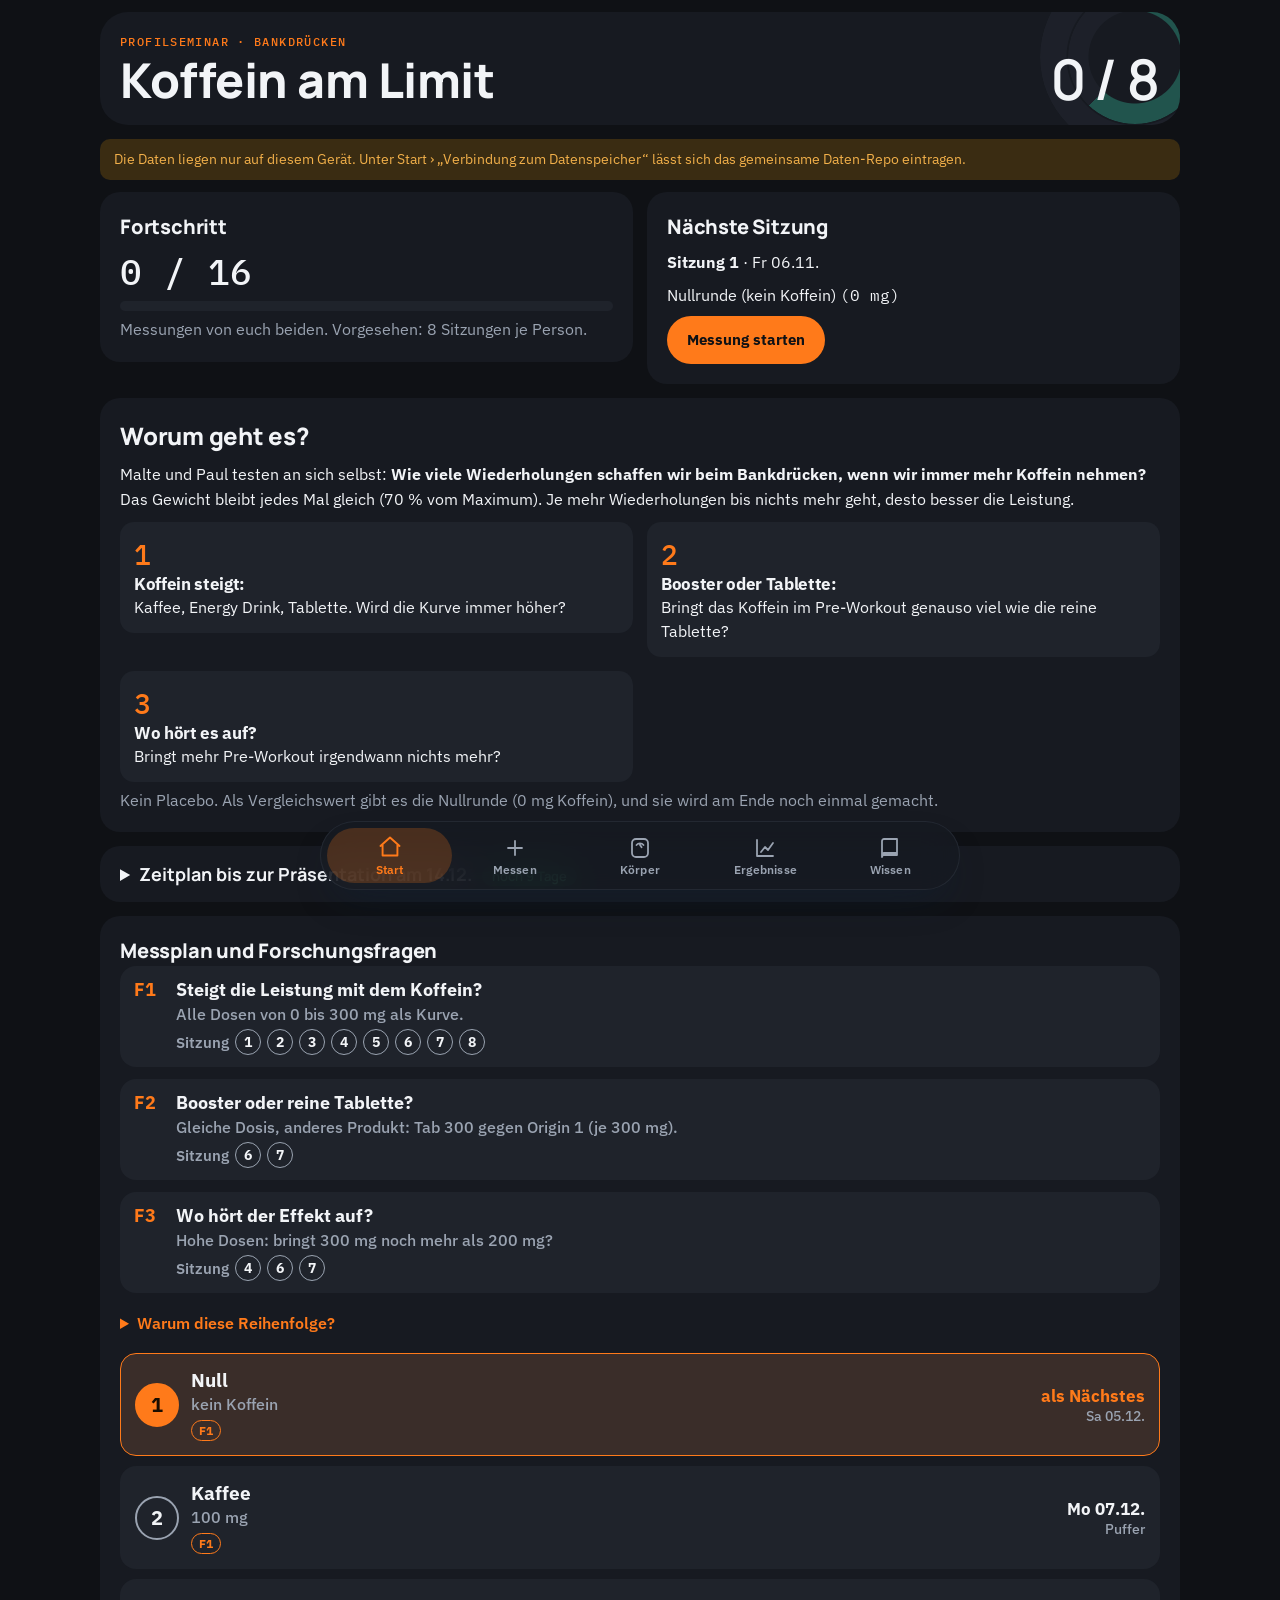
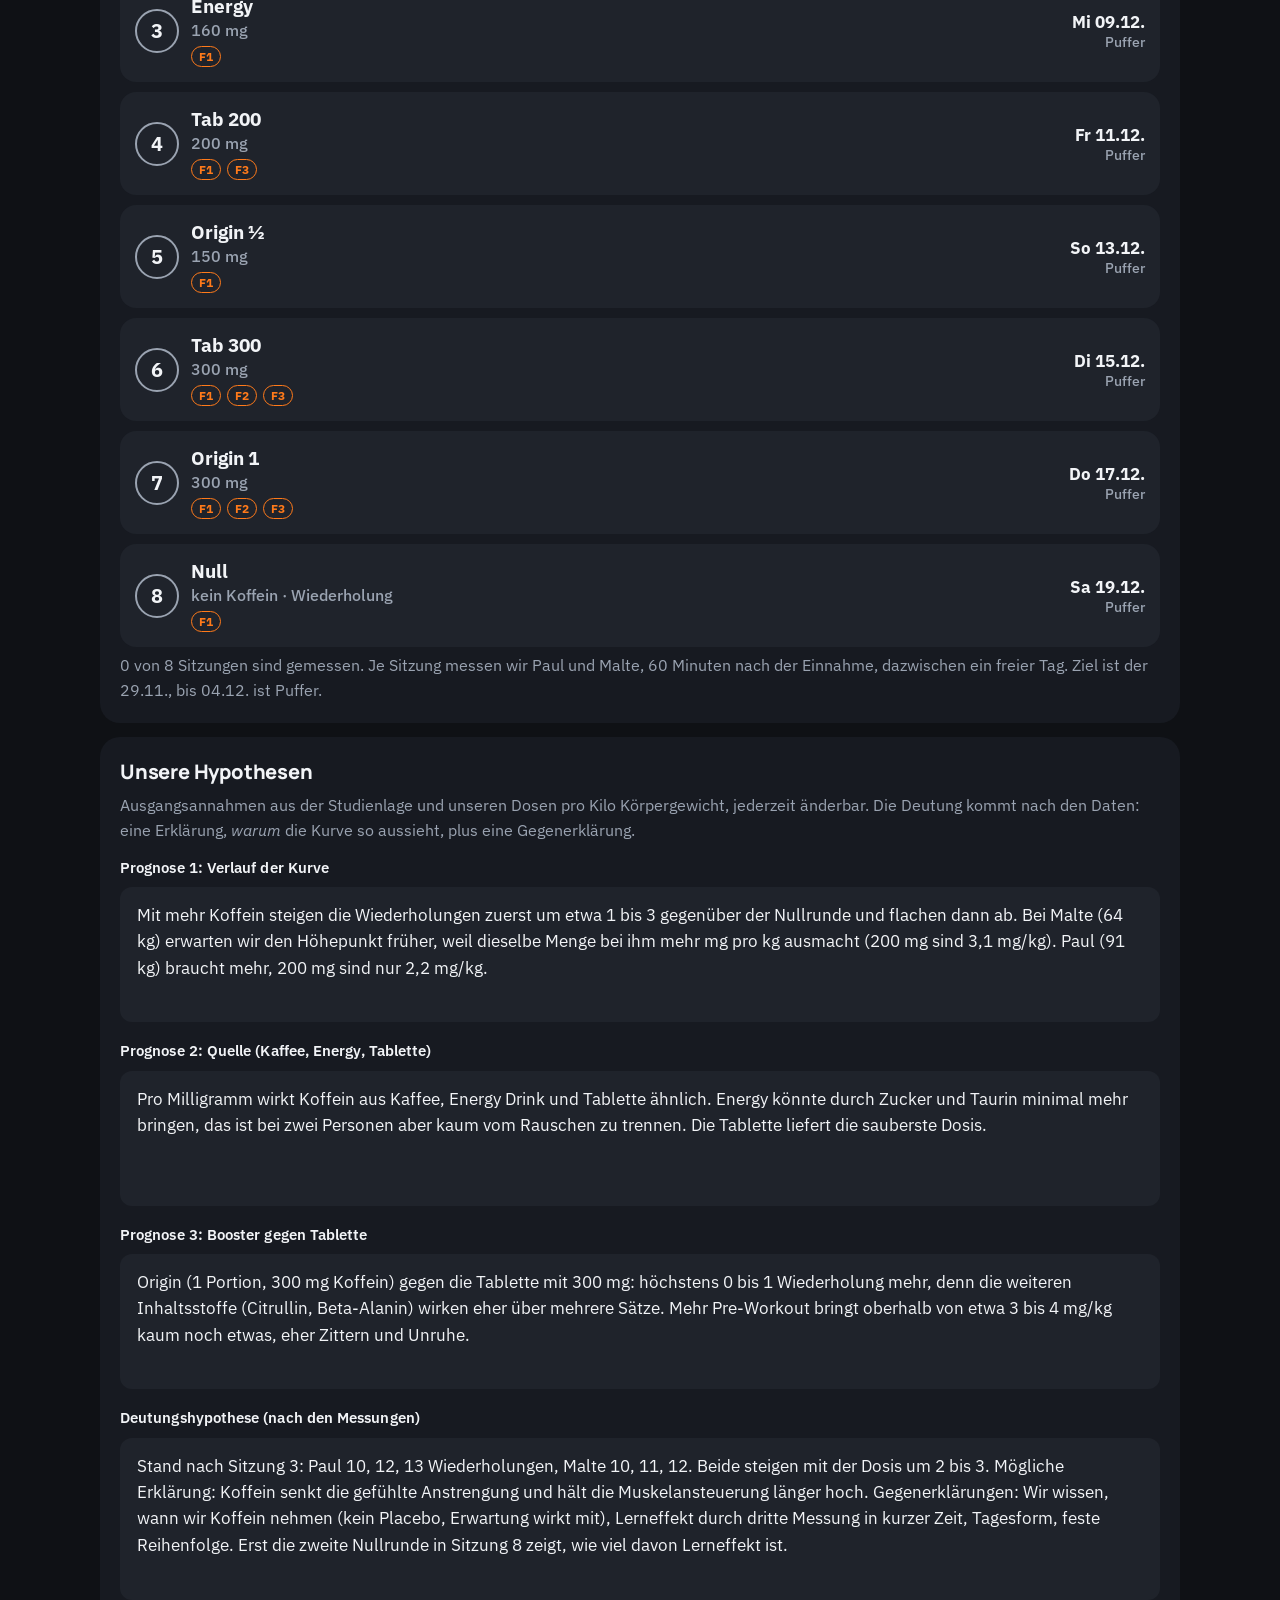
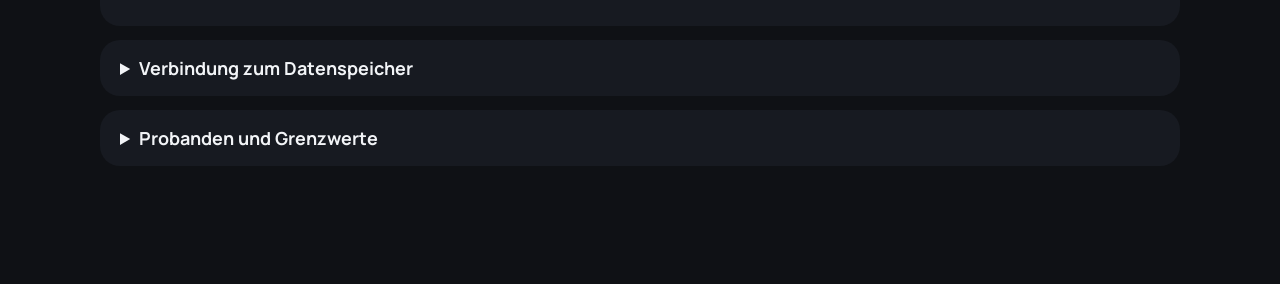
<file: index.html>
<!doctype html><html lang="de"><head><meta charset="utf-8"><meta name="viewport" content="width=device-width,initial-scale=1,viewport-fit=cover"><meta name="theme-color" content="#0f1115"><title>Koffein am Limit</title><link rel="stylesheet" href="https://fonts.googleapis.com/css2?family=Barlow+Semi+Condensed:wght@600;700&family=IBM+Plex+Sans:wght@400;500;600&family=IBM+Plex+Mono:wght@400;500&family=Manrope:wght@400;600;800&display=swap"><link rel="manifest" href="manifest.webmanifest"><link rel="icon" href="icons/icon-192.png"><link rel="apple-touch-icon" href="icons/apple-touch-icon.png"><meta name="apple-mobile-web-app-capable" content="yes"><meta name="mobile-web-app-capable" content="yes"><meta name="apple-mobile-web-app-title" content="Koffein"><meta name="apple-mobile-web-app-status-bar-style" content="black-translucent"><script>document.documentElement.setAttribute("data-skin","ring")</script><style>:root{color-scheme:light;padding:env(safe-area-inset-top,0px) 0 env(safe-area-inset-bottom,0px)}body{margin:0;font:14px system-ui}[hidden]{display:none!important}img{max-width:100%}</style></head><body><style>/* Aufbau: oben Titel, in der Mitte der aktive Bereich, unten feste Leiste mit 5 Bereichen (Daumen-Reichweite am iPhone). */
:root {
  --bg: #f3f6f9; --surface: #ffffff; --surface2: #e9eff5; --ink: #0d2236; --ink2: #4b6177; --line: #d4dfe9;
  --accent: #0a8f86; --accent-ink: #ffffff; --p1: #1b64c8; --p2: #d9560f;
  --ok: #1f7a46; --warn: #9a5800; --bad: #b8332a; --okbg: #e2f3e9; --warnbg: #fbeed7; --badbg: #fbe3e0;
  --f-display: 'Barlow Semi Condensed', 'Arial Narrow', sans-serif;
  --f-body: 'IBM Plex Sans', system-ui, sans-serif;
  --f-mono: 'IBM Plex Mono', ui-monospace, monospace;
}
@media (prefers-color-scheme: dark) {
  :root:not([data-theme="light"]) {
    --bg: #09151f; --surface: #0f2233; --surface2: #153048; --ink: #e5eef6; --ink2: #9bb1c5; --line: #23405a;
    --accent: #2fd0c3; --accent-ink: #062b28; --p1: #6aa5ff; --p2: #ff8d52;
    --ok: #55cf88; --warn: #f2b04a; --bad: #ff7a6d; --okbg: #12372a; --warnbg: #3b2c10; --badbg: #411a17; color-scheme: dark;
  }
}
:root[data-theme="dark"] {
  --bg: #09151f; --surface: #0f2233; --surface2: #153048; --ink: #e5eef6; --ink2: #9bb1c5; --line: #23405a;
  --accent: #2fd0c3; --accent-ink: #062b28; --p1: #6aa5ff; --p2: #ff8d52;
  --ok: #55cf88; --warn: #f2b04a; --bad: #ff7a6d; --okbg: #12372a; --warnbg: #3b2c10; --badbg: #411a17; color-scheme: dark;
}
* { box-sizing: border-box; }
body { background: var(--bg); color: var(--ink); font-family: var(--f-body); font-size: 16px; line-height: 1.5;
  padding-block: 14px 96px; padding-left: max(16px, env(safe-area-inset-left, 0px)); padding-right: max(16px, env(safe-area-inset-right, 0px)); }
.wrap { max-width: 980px; margin: 0 auto; }
h1, h2, h3 { font-family: var(--f-display); font-weight: 700; margin: 0; text-wrap: balance; }
h1 { font-size: 30px; line-height: 1.05; } h2 { font-size: 22px; } h3 { font-size: 18px; }
p { margin: 8px 0; }
.mono { font-family: var(--f-mono); font-variant-numeric: tabular-nums; }
.eyebrow { font: 500 11.5px var(--f-mono); letter-spacing: .12em; text-transform: uppercase; color: var(--accent); }
.hint { font-size: 13.5px; color: var(--ink2); margin: 6px 0 0; }
header.top { display: flex; align-items: flex-start; justify-content: space-between; gap: 12px; padding-bottom: 12px; }
button, input, select, textarea { font-family: inherit; }
button:focus-visible, input:focus-visible, select:focus-visible, textarea:focus-visible, summary:focus-visible, a:focus-visible { outline: 3px solid var(--accent); outline-offset: 2px; }
.btn { font: 600 15px var(--f-body); border-radius: 10px; border: 1.5px solid var(--ink); background: transparent; color: var(--ink); padding: 10px 16px; cursor: pointer; min-height: 44px; }
.btn.primary { background: var(--accent); border-color: var(--accent); color: var(--accent-ink); }
.btn.small { padding: 5px 11px; font-size: 13.5px; min-height: 34px; }
.btn.danger { border-color: var(--bad); color: var(--bad); }
.btn[disabled] { opacity: .5; cursor: not-allowed; }
.panel { background: var(--surface); border: 1px solid var(--line); border-radius: 12px; padding: 16px; }
.stack { display: grid; gap: 14px; min-width: 0; }
.cols { display: grid; grid-template-columns: repeat(auto-fit, minmax(290px, 1fr)); gap: 14px; align-items: start; }
.row { display: flex; flex-wrap: wrap; gap: 8px 12px; align-items: center; }
.banner { display: flex; flex-wrap: wrap; align-items: center; gap: 8px 14px; background: var(--warnbg); color: var(--warn); border-radius: 10px; padding: 10px 14px; margin: 0 0 12px; font-size: 14px; }
.banner.bad { background: var(--badbg); color: var(--bad); } .banner.ok { background: var(--okbg); color: var(--ok); }
/* untere Leiste */
nav.bottom { position: fixed; left: 0; right: 0; bottom: 0; z-index: 20; display: grid; grid-template-columns: repeat(5, 1fr); background: var(--surface); border-top: 1.5px solid var(--line);
  padding: 4px max(8px, env(safe-area-inset-right, 0px)) env(safe-area-inset-bottom, 0px) max(8px, env(safe-area-inset-left, 0px)); }
nav.bottom button { background: none; border: 0; color: var(--ink2); padding: 8px 2px 6px; cursor: pointer; display: grid; gap: 2px; justify-items: center; font: 600 12px var(--f-body); border-radius: 10px; min-height: 52px; }
nav.bottom button svg { width: 24px; height: 24px; stroke: currentColor; fill: none; stroke-width: 1.8; stroke-linecap: round; stroke-linejoin: round; }
nav.bottom button[aria-current="page"] { color: var(--accent); background: var(--surface2); }
.seg { display: flex; gap: 4px; overflow-x: auto; border-bottom: 2px solid var(--line); margin-bottom: 14px; }
.seg button { font: 600 15px var(--f-body); background: none; border: 0; color: var(--ink2); padding: 10px 12px; cursor: pointer; border-bottom: 3px solid transparent; margin-bottom: -2px; white-space: nowrap; min-height: 44px; }
.seg button[aria-selected="true"] { color: var(--ink); border-bottom-color: var(--accent); }
.chip { font: 500 14px var(--f-body); border: 1.5px solid var(--line); background: var(--surface); color: var(--ink); border-radius: 999px; padding: 5px 13px; cursor: pointer; min-height: 34px; }
.chip[aria-pressed="true"] { background: var(--ink); color: var(--bg); border-color: var(--ink); }
.chips { display: flex; gap: 6px; flex-wrap: wrap; }
select, input[type=text], input[type=number], input[type=date], input[type=time], textarea { font: 400 16px var(--f-body); color: var(--ink); background: var(--bg); border: 1.5px solid var(--line); border-radius: 10px; padding: 9px 10px; min-width: 0; width: 100%; min-height: 44px; }
label.f { display: grid; gap: 4px; font-size: 14px; color: var(--ink2); }
.fgrid { display: grid; grid-template-columns: repeat(auto-fill, minmax(150px, 1fr)); gap: 12px; }
fieldset { border: 0; padding: 0; margin: 0; min-width: 0; }
.pill { display: inline-block; border-radius: 999px; padding: 1px 10px; font-size: 13px; font-weight: 600; }
.pill.ok { background: var(--okbg); color: var(--ok); } .pill.warn { background: var(--warnbg); color: var(--warn); } .pill.bad { background: var(--badbg); color: var(--bad); } .pill.ex { background: var(--surface2); color: var(--ink2); }
.dot { display: inline-block; width: 10px; height: 10px; border-radius: 50%; }
.stats { display: grid; grid-template-columns: repeat(auto-fit, minmax(130px, 1fr)); gap: 10px; }
.stat { background: var(--surface2); border-radius: 10px; padding: 10px 12px; }
.stat b { display: block; font: 500 24px var(--f-mono); } .stat span { font-size: 13px; color: var(--ink2); }
table { width: 100%; border-collapse: collapse; font-size: 14px; }
th { text-align: left; font: 500 11.5px var(--f-mono); text-transform: uppercase; letter-spacing: .06em; color: var(--ink2); padding: 8px; border-bottom: 2px solid var(--line); white-space: nowrap; }
td { padding: 8px; border-bottom: 1px solid var(--line); vertical-align: top; }
td.num, th.num { text-align: right; font-family: var(--f-mono); font-variant-numeric: tabular-nums; }
.scroll { overflow-x: auto; }
svg.chart { width: 100%; height: auto; display: block; }
svg.chart text { fill: var(--ink2); font-family: var(--f-mono); font-size: 11px; }
svg.chart .axis { stroke: var(--line); } svg.chart .grid { stroke: var(--line); stroke-dasharray: 2 4; }
svg.chart .ttl { fill: var(--ink); font-family: var(--f-body); font-size: 12px; }
.legend { display: flex; flex-wrap: wrap; gap: 6px 16px; font-size: 13.5px; color: var(--ink2); margin-top: 8px; }
.legend span { display: inline-flex; align-items: center; gap: 6px; }
.info { min-height: 2.6em; font-size: 14px; background: var(--surface2); border-radius: 10px; padding: 8px 12px; margin-top: 10px; }
.empty { color: var(--ink2); padding: 24px 8px; text-align: center; }
ul.read { margin: 8px 0 0; padding-left: 20px; font-size: 15px; } ul.read li { margin: 6px 0; }
.big { font-size: 17px; }
/* Messen */
.steps { display: grid; grid-template-columns: repeat(4, 1fr); gap: 6px; margin-bottom: 14px; }
.steps div { text-align: center; font: 600 13px var(--f-body); padding: 8px 4px; border-radius: 10px; background: var(--surface2); color: var(--ink2); }
.steps div.on { background: var(--accent); color: var(--accent-ink); } .steps div.done { background: var(--okbg); color: var(--ok); }
.timer { font: 500 44px var(--f-mono); text-align: center; padding: 6px 0; }
.counter { display: flex; align-items: center; gap: 12px; }
.counter button { width: 60px; height: 60px; border-radius: 14px; border: 1.5px solid var(--ink); background: var(--surface); color: var(--ink); font-size: 30px; cursor: pointer; }
.counter input { text-align: center; font: 500 34px var(--f-mono); min-height: 60px; }
.bpm { font: 500 54px var(--f-mono); line-height: 1; } .bpm small { font-size: 16px; color: var(--ink2); }
/* Produkte */
.pcard { display: grid; grid-template-columns: 120px 1fr; gap: 14px; align-items: start; }
@media (max-width: 520px) { .pcard { grid-template-columns: 1fr; } }
.pimg { background: var(--surface2); border-radius: 12px; display: grid; place-items: center; overflow: hidden; aspect-ratio: 3/4; }
.pimg img, .pimg svg { width: 100%; height: 100%; object-fit: contain; display: block; }
.facts { display: grid; grid-template-columns: repeat(auto-fit, minmax(110px, 1fr)); gap: 8px; margin: 10px 0; }
.facts div { background: var(--surface2); border-radius: 8px; padding: 6px 10px; font-size: 13px; color: var(--ink2); } .facts b { display: block; color: var(--ink); font: 500 17px var(--f-mono); }
.quote { border-left: 4px solid var(--accent); background: var(--surface2); border-radius: 0 10px 10px 0; padding: 8px 12px; margin: 10px 0; font-size: 14.5px; }
.quote q { font-style: italic; quotes: "„" "“"; } .quote .de { color: var(--ink2); display: block; margin-top: 4px; }
.sci { font-size: 13px; color: var(--ink2); }
details.card { background: var(--surface); border: 1px solid var(--line); border-radius: 12px; padding: 4px 16px; }
details.card summary { cursor: pointer; padding: 12px 0; font: 700 18px var(--f-display); }
.check { display: flex; gap: 10px; align-items: flex-start; padding: 6px 0; } .check input { width: 22px; height: 22px; min-height: 0; margin-top: 2px; flex: none; }
.sessrow { display: flex; gap: 10px; align-items: center; width: 100%; text-align: left; background: var(--surface); border: 1.5px solid var(--line); border-radius: 12px; padding: 8px 12px; margin: 6px 0; cursor: pointer; min-height: 58px; color: var(--ink); font: inherit; }
.sessrow.sel { border-color: var(--accent); background: var(--surface2); }
.sessrow .sn { font: 500 20px var(--f-mono); width: 26px; text-align: center; flex: none; }
.sessrow .sm { flex: 1; min-width: 0; font-size: 14.5px; line-height: 1.35; }
.sessrow .sm span { display: block; color: var(--ink2); font-size: 13px; }
.sessrow .st { display: grid; gap: 3px; justify-items: end; flex: none; }
.sessrow img { height: 40px; width: 30px; object-fit: cover; border-radius: 6px; flex: none; }
.miles { display: grid; gap: 6px; margin-top: 8px; } .miles div { display: grid; grid-template-columns: 130px 1fr; gap: 10px; font-size: 14.5px; } .miles b { font: 500 13px var(--f-mono); color: var(--accent); }
@media (max-width: 480px) { .miles div { grid-template-columns: 1fr; gap: 0; } }
html.pres { font-size: 112%; }
.lampbar { position: sticky; top: calc(env(safe-area-inset-top, 0px) + 6px); z-index: 15; display: grid; grid-template-columns: auto 1fr auto; gap: 12px; align-items: center; background: var(--surface); border-radius: 18px; box-shadow: var(--shadow); padding: 12px 16px; }
.lampbar .lt b { display: block; font: 700 16px var(--f-body); } .lampbar .lt span { font-size: 13.5px; color: var(--ink2); display: block; }
.lampbar .lb { text-align: right; } .lampbar .lb .mono { font-size: 30px; font-weight: 500; display: block; line-height: 1; } .lampbar .lb small { font-size: 12px; color: var(--ink2); }
.recbar { display: flex; align-items: center; gap: 8px; margin: 8px 0 2px; font: 600 14px var(--f-body); color: var(--ink); }
.recdot { width: 12px; height: 12px; border-radius: 50%; background: #d4263f; flex: none; }
.recbar[data-s="warn"] .recdot { background: #e9a21b; }
@media (prefers-reduced-motion: no-preference) { .recbar[data-s="ok"] .recdot { animation: recblink 1s ease-in-out infinite; } }
@keyframes recblink { 50% { opacity: .25; } }
.gl dt { font-weight: 600; margin-top: 12px; } .gl dd { margin: 2px 0 0; color: var(--ink2); line-height: 1.5; }
.big3 { display: flex; gap: 10px; flex-wrap: wrap; } .big3 > div { flex: 1 1 120px; background: var(--surface2); border-radius: 12px; padding: 10px 12px; } .big3 b { display: block; font: 700 26px var(--f-display); } .big3 span { font-size: 13px; color: var(--ink2); }
.hrdet { display: grid; grid-template-columns: repeat(3, 1fr); gap: 6px 10px; margin-top: 8px; }
.hrdet div { font: 12px var(--f-body); color: var(--ink2); } .hrdet b { display: block; font: 600 16px var(--f-mono, monospace); color: var(--ink); }
.lampdot { position: relative; width: 22px; height: 22px; border-radius: 50%; background: #8b9bab; flex: none; }
.lampdot[data-s="warn"] { background: #e9a21b; } .lampdot[data-s="ok"] { background: #1fb15f; }
.lampdot::after { content: ""; position: absolute; inset: 0; border-radius: 50%; background: inherit; opacity: 0; }
@keyframes lampring { 0% { transform: scale(1); opacity: .55; } 100% { transform: scale(2.1); opacity: 0; } }
@media (prefers-reduced-motion: no-preference) { .lampdot[data-s="ok"]::after { animation: lampring 1.6s var(--ease-out) infinite; } }
pre.diag { white-space: pre-wrap; font: 400 13px/1.5 var(--f-mono); background: var(--bg); border-radius: 12px; padding: 10px 12px; margin: 8px 0 0; }
.setbox { background: var(--surface2); border-radius: 18px; padding: 14px; margin-top: 10px; }
/* Mobile-native Basis + Press-Feedback (emil-design-eng / mobile-native) */
html { -webkit-tap-highlight-color: transparent; -webkit-text-size-adjust: 100%; }
.btn, .chip, nav.bottom button, .counter button, .sessrow { touch-action: manipulation; -webkit-user-select: none; user-select: none; -webkit-touch-callout: none; }
input, textarea, select { font-size: 16px; }
@media (prefers-reduced-motion: no-preference) {
  .btn, .chip, nav.bottom button, .counter button, .sessrow {
    transition: transform 160ms cubic-bezier(0.23, 1, 0.32, 1), background-color 150ms ease, color 150ms ease, border-color 150ms ease;
  }
  .btn:active, .chip:active, nav.bottom button:active, .counter button:active, .sessrow:active { transform: scale(0.97); transition-duration: 100ms; }
}

/* ===== Premium-Ebene ===== */
:root { --ease-out: cubic-bezier(0.23, 1, 0.32, 1); --ease-drawer: cubic-bezier(0.32, 0.72, 0, 1);
  --r: 20px; --shadow: 0 1px 2px rgba(13,34,54,.06), 0 14px 30px -18px rgba(13,34,54,.28); --glass: rgba(255,255,255,.78); --ring-bg: #dfe8f0; }
@media (prefers-color-scheme: dark) { :root:not([data-theme="light"]) { --shadow: 0 1px 0 rgba(255,255,255,.04) inset, 0 14px 30px -18px rgba(0,0,0,.7); --glass: rgba(15,34,51,.72); --ring-bg: #1b3852; } }
:root[data-theme="dark"] { --shadow: 0 1px 0 rgba(255,255,255,.04) inset, 0 14px 30px -18px rgba(0,0,0,.7); --glass: rgba(15,34,51,.72); --ring-bg: #1b3852; }
body { background: radial-gradient(900px 420px at 85% -120px, color-mix(in srgb, var(--accent) 14%, transparent), transparent 70%), var(--bg); padding-block: 12px 118px; }
h2 { font-size: 24px; letter-spacing: -.005em; } h3 { font-size: 19px; }
.panel, details.card { border: 0; border-radius: var(--r); box-shadow: var(--shadow); padding: 20px; }
:root[data-theme="dark"] .panel, :root[data-theme="dark"] details.card { border: 1px solid var(--line); }
@media (prefers-color-scheme: dark) { :root:not([data-theme="light"]) .panel, :root:not([data-theme="light"]) details.card { border: 1px solid var(--line); } }
details.card { padding: 4px 20px; }
.stat { border-radius: 14px; background: var(--surface2); padding: 14px; }
.stat b { font-size: 28px; letter-spacing: -.02em; }
/* Hero */
header.hero { position: relative; overflow: hidden; border-radius: 28px; padding: 22px 20px 20px; margin-bottom: 14px; color: #fff;
  background: radial-gradient(420px 220px at 105% -10%, rgba(47,208,195,.55), transparent 65%), linear-gradient(140deg, #0b2239 0%, #0d3550 55%, #0a6f6c 120%);
  box-shadow: 0 18px 40px -22px rgba(11,34,57,.7); display: grid; grid-template-columns: 1fr auto; gap: 14px 16px; align-items: end; }
header.hero .eyebrow { color: #8ff3ea; } header.hero h1 { font-size: 40px; letter-spacing: -.02em; margin-top: 6px; }
header.hero .sub { margin: 8px 0 0; font-size: 14.5px; color: rgba(255,255,255,.78); }
.cd { text-align: right; } .cd b { display: block; font: 600 54px/0.95 var(--f-display); letter-spacing: -.02em; font-variant-numeric: tabular-nums; } .cd span { font-size: 12.5px; color: rgba(255,255,255,.72); }
.hbtns { grid-column: 1 / -1; display: flex; gap: 8px; flex-wrap: wrap; }
.hbtns .btn { background: rgba(255,255,255,.12); border: 0; color: #fff; min-height: 36px; padding: 6px 14px; font-size: 13.5px; backdrop-filter: blur(6px); }
.hbtns .btn[aria-pressed="true"] { background: #fff; color: #0b2239; }
/* Buttons */
.btn { border-radius: 14px; border: 0; background: var(--surface2); color: var(--ink); min-height: 48px; padding: 11px 20px; font-weight: 600; }
.btn.primary { background: linear-gradient(180deg, color-mix(in srgb, var(--accent) 88%, #fff), var(--accent)); color: var(--accent-ink); box-shadow: 0 8px 18px -10px var(--accent); }
.btn.small { min-height: 38px; padding: 6px 14px; border-radius: 12px; font-size: 14px; }
.btn.danger { background: var(--badbg); color: var(--bad); }
@media (hover: hover) and (pointer: fine) { .btn:hover { filter: brightness(1.04); } .sessrow:hover, .chip:hover { border-color: var(--accent); } }
/* Felder */
select, input[type=text], input[type=number], input[type=date], input[type=time], textarea { border: 1.5px solid transparent; background: var(--surface2); border-radius: 12px; transition: border-color 150ms ease, background-color 150ms ease; }
select:focus, input:focus, textarea:focus { outline: 0; border-color: var(--accent); background: var(--surface); }
label.f { font-weight: 500; letter-spacing: .005em; }
.chip { border: 0; background: var(--surface2); min-height: 38px; padding: 6px 16px; font-weight: 600; }
.chip[aria-pressed="true"] { background: var(--accent); color: var(--accent-ink); }
.seg { background: var(--surface2); border: 0; border-radius: 14px; padding: 4px; gap: 2px; margin-bottom: 14px; }
.seg button { border: 0; margin: 0; border-radius: 11px; padding: 8px 14px; min-height: 40px; transition: background-color 180ms ease, color 180ms ease, box-shadow 180ms ease; }
.seg button[aria-selected="true"] { background: var(--surface); color: var(--ink); box-shadow: 0 1px 3px rgba(13,34,54,.18); }
/* Tab-Leiste: schwebend, Glas, gleitende Markierung */
nav.bottom { left: 50%; right: auto; width: min(560px, calc(100% - 24px)); transform: translateX(-50%); bottom: max(10px, env(safe-area-inset-bottom, 0px)); border: 1px solid color-mix(in srgb, var(--line) 70%, transparent); border-radius: 24px;
  background: var(--glass); -webkit-backdrop-filter: blur(20px) saturate(1.5); backdrop-filter: blur(20px) saturate(1.5); box-shadow: 0 18px 40px -16px rgba(11,34,57,.45); padding: 6px; isolation: isolate; }
nav.bottom::before { content: ""; position: absolute; z-index: -1; top: 6px; bottom: 6px; left: 6px; width: calc((100% - 12px) / 5); border-radius: 18px; background: color-mix(in srgb, var(--accent) 16%, transparent); transform: translateX(calc(var(--i, 0) * 100%)); transition: transform 320ms var(--ease-drawer); }
nav.bottom button { position: relative; z-index: 1; min-height: 54px; font-size: 11.5px; letter-spacing: .01em; }
nav.bottom button[aria-current="page"] { background: none; color: var(--accent); }
nav.bottom button svg { transition: transform 240ms var(--ease-out); } nav.bottom button[aria-current="page"] svg { transform: translateY(-1px) scale(1.06); }
/* Messen */
.steps { gap: 4px; background: var(--surface2); padding: 4px; border-radius: 16px; }
.steps div { background: none; border-radius: 12px; transition: background-color 220ms ease, color 220ms ease; }
.steps div.on { background: var(--accent); color: var(--accent-ink); box-shadow: 0 6px 14px -8px var(--accent); } .steps div.done { background: none; color: var(--ok); }
.ringbox { display: grid; place-items: center; margin: 10px 0 6px; } .ringwrap { position: relative; width: 210px; height: 210px; }
.ring { --p: 0; position: relative; width: 210px; height: 210px; border-radius: 50%; display: grid; place-items: center;
  background: conic-gradient(var(--accent) calc(var(--p) * 1%), var(--ring-bg) 0); -webkit-mask: radial-gradient(circle, transparent 0 84px, #000 85px); mask: radial-gradient(circle, transparent 0 84px, #000 85px); }
.ringtxt { position: absolute; inset: 0; display: grid; place-items: center; text-align: center; }
.ringbox .timer { padding: 0; font-size: 46px; letter-spacing: -.02em; }
.counter button { border: 0; background: var(--surface2); border-radius: 18px; width: 68px; height: 68px; } .counter input { min-height: 68px; font-size: 40px; }
.bpm { font-size: 60px; letter-spacing: -.03em; }
.sessrow { border: 0; background: var(--surface2); border-radius: 16px; padding: 10px 14px; }
.sessrow.sel { background: color-mix(in srgb, var(--accent) 14%, var(--surface)); box-shadow: inset 0 0 0 2px var(--accent); }
.fgrid { gap: 14px; }
/* Produkte */
.pcard { grid-template-columns: 150px 1fr; gap: 18px; }
.pimg { aspect-ratio: 4/5; border-radius: 18px; position: relative; background: radial-gradient(circle at 50% 30%, #ffffff 0%, #e6edf4 100%); box-shadow: inset 0 0 0 1px rgba(13,34,54,.06); }
.pimg img, .pimg svg { padding: 8px; }
.photo { margin-top: 8px; display: inline-flex; align-items: center; gap: 8px; flex-wrap: wrap; }
.photo label.btn { cursor: pointer; display: inline-flex; align-items: center; }
.facts div { border-radius: 12px; }
/* Start: Vorbereitung */
.prep { display: grid; gap: 2px; }
.prep .it { display: grid; grid-template-columns: 1fr auto; gap: 4px 12px; padding: 12px 0; border-bottom: 1px solid var(--line); align-items: start; }
.prep .it:last-child { border-bottom: 0; }
.prep .it b { display: block; } .prep .it span.d { font-size: 13.5px; color: var(--ink2); display: block; margin-top: 2px; }
.pk { display: inline-flex; align-items: center; gap: 6px; font: 600 13px var(--f-body); color: var(--ink2); margin-left: 8px; min-height: 40px; }
.pk input { width: 22px; height: 22px; min-height: 0; accent-color: var(--accent); margin: 0; }
.tl { display: grid; gap: 0; margin-top: 8px; }
.tl div { display: grid; grid-template-columns: 76px 1fr; gap: 12px; padding: 9px 0; position: relative; }
.tl div::before { content: ""; position: absolute; left: 76px; top: 0; bottom: 0; width: 0; }
.tl b { font: 500 13px var(--f-mono); color: var(--accent); padding-top: 2px; } .tl span { font-size: 14.5px; }
.tl div + div { border-top: 1px dashed var(--line); }
.meter { height: 10px; background: var(--surface2); border-radius: 6px; overflow: hidden; } .meter i { display: block; height: 100%; background: linear-gradient(90deg, var(--accent), color-mix(in srgb, var(--accent) 55%, #fff)); border-radius: 6px; transition: width 500ms var(--ease-out); }
/* Körper */
.bgrid { display: grid; grid-template-columns: repeat(auto-fit, minmax(118px, 1fr)); gap: 10px; margin-top: 10px; }
.bgrid .stat b { font-size: 24px; } .bgrid .stat small { display: block; font-size: 12px; color: var(--ink2); }
.dz { border: 2px dashed var(--line); border-radius: 16px; padding: 14px; text-align: center; color: var(--ink2); }
/* Ansichtswechsel: kurzes Einblenden, gestaffelt */
@keyframes rise { from { opacity: 0; transform: translateY(10px); } to { opacity: 1; transform: none; } }
@media (prefers-reduced-motion: no-preference) {
  .vin > * { animation: rise 340ms var(--ease-out) both; }
  .vin > *:nth-child(2) { animation-delay: 45ms; } .vin > *:nth-child(3) { animation-delay: 90ms; } .vin > *:nth-child(4) { animation-delay: 135ms; } .vin > *:nth-child(5) { animation-delay: 170ms; } .vin > *:nth-child(n+6) { animation-delay: 200ms; }
}
@media (max-width: 520px) { header.hero { grid-template-columns: 1fr; gap: 12px; padding: 20px 18px 16px; } header.hero h1 { font-size: 36px; white-space: nowrap; } header.hero .eyebrow { letter-spacing: .08em; }
  .cd { text-align: left; display: flex; align-items: baseline; gap: 12px; } .cd b { font-size: 44px; display: inline; white-space: nowrap; flex: none; } .cd span { font-size: 13px; }
  .pcard { grid-template-columns: 1fr; } .pimg { max-width: 220px; } }
/* Startseite: erst handeln (nächste Sitzung, Vorbereitung), dann lesen */
#v-start > :nth-child(3) { order: 1; } #v-start > :nth-child(1) { order: 2; } #v-start > :nth-child(2) { order: 3; } #v-start > :nth-child(4) { order: 4; } #v-start > :nth-child(5) { order: 5; }
.hbtns .btn:active { transform: scale(0.97); }
@media (hover: hover) and (pointer: fine) { .panel { transition: box-shadow 200ms ease; } }
#v-start > :nth-child(n+6) { order: 6; }

/* ===== Balken wachsen nacheinander ===== */
@keyframes growy { from { transform: scaleY(0); } }
@keyframes growx { from { transform: scaleX(0); } }
@media (prefers-reduced-motion: no-preference) {
  svg.chart rect.bar { transform-box: fill-box; transform-origin: 50% 100%; animation: growy 560ms var(--ease-out) both; animation-delay: calc(var(--i, 0) * 55ms + 140ms); }
  svg.chart rect.bar.bn { transform-origin: 50% 0; }
  svg.chart rect.bar.bh { transform-origin: 0 50%; animation-name: growx; }
  .stat, .sessrow { animation: rise 380ms var(--ease-out) both; }
}
/* Tablet (iPad) */
@media (min-width: 820px) {
  html { font-size: 17px; }
  .wrap { max-width: 1080px; }
  .stats { grid-template-columns: repeat(4, 1fr); }
  .cols { grid-template-columns: repeat(auto-fit, minmax(360px, 1fr)); }
  nav.bottom { width: min(640px, calc(100% - 48px)); }
}
@media (min-width: 820px) and (orientation: landscape) { header.hero h1 { font-size: 48px; } }

/* ===== Look: Ring (dunkel, Orange) ===== */
/* Ring: dunkle Karten, Aktivitätsringe, runde Formen */
:root[data-skin="ring"] {
  --bg: #0f1115; --surface: #171a21; --surface2: #1f232b; --ink: #f2f4f7; --ink2: #9aa3b1; --line: #2a2f39;
  --accent: #ff7a1a; --accent-ink: #0f1115; --p1: #35c2a1; --p2: #ff9f5a;
  --ok: #5fd39a; --warn: #f2b04a; --bad: #ff8577; --okbg: #17352a; --warnbg: #3a2c12; --badbg: #3f1d1a;
  --f-display: 'Manrope', system-ui, sans-serif; --r: 20px; --shadow: none; --glass: rgba(23,26,33,.82); --ring-bg: #2a2f39; color-scheme: dark;
}
:root[data-skin="ring"] body { background: var(--bg); }
:root[data-skin="ring"] h1, :root[data-skin="ring"] h2, :root[data-skin="ring"] h3 { font-weight: 800; letter-spacing: -.01em; }
:root[data-skin="ring"] header.hero { background: var(--surface); color: var(--ink); box-shadow: none; border-radius: 28px; }
:root[data-skin="ring"] header.hero > * { position: relative; z-index: 1; }
:root[data-skin="ring"] header.hero::before { content: ""; position: absolute; right: -50px; top: -50px; width: 190px; height: 190px; border-radius: 50%; background: conic-gradient(var(--accent) 0 38%, var(--ring-bg) 0); -webkit-mask: radial-gradient(circle, transparent 0 68px, #000 69px); mask: radial-gradient(circle, transparent 0 68px, #000 69px); opacity: .35; pointer-events: none; }
:root[data-skin="ring"] header.hero::after { content: ""; position: absolute; right: -22px; top: -22px; width: 134px; height: 134px; border-radius: 50%; background: conic-gradient(var(--p1) 0 62%, var(--ring-bg) 0); -webkit-mask: radial-gradient(circle, transparent 0 46px, #000 47px); mask: radial-gradient(circle, transparent 0 46px, #000 47px); opacity: .35; pointer-events: none; }
:root[data-skin="ring"] header.hero .eyebrow { color: var(--accent); }
:root[data-skin="ring"] header.hero .sub { color: var(--ink2); }
:root[data-skin="ring"] .cd b { color: var(--ink); }
:root[data-skin="ring"] .cd span { color: var(--ink2); }
:root[data-skin="ring"] .panel, :root[data-skin="ring"] details.card { border: 0; background: var(--surface); box-shadow: none; }
:root[data-skin="ring"] .btn { border-radius: 999px; }
:root[data-skin="ring"] .btn.primary { background: var(--accent); color: var(--accent-ink); box-shadow: none; font-weight: 800; }
:root[data-skin="ring"] .chip { border-radius: 999px; }
:root[data-skin="ring"] .meter i { background: var(--accent); }
:root[data-skin="ring"] nav.bottom { background: var(--glass); border-radius: 999px; }
:root[data-skin="ring"] nav.bottom::before { border-radius: 999px; background: color-mix(in srgb, var(--accent) 22%, transparent); }
:root[data-skin="ring"] .seg { border-radius: 999px; } :root[data-skin="ring"] .seg button { border-radius: 999px; }
:root[data-skin="ring"] .sessrow { border-radius: 18px; }
@media (max-width: 520px) { :root[data-skin="ring"] header.hero h1 { font-size: 34px; } }


/* ===== Start: größere Schrift, lesbare Hypothesen, ruhigerer Kopf ===== */
#v-start .hint, #v-start .panel p, #v-start details.card p { font-size: 16px; line-height: 1.55; }
#v-start h3 { font-size: 20px; }
#v-start .big { font-size: 20px; }
#v-start textarea { font-size: 17px; line-height: 1.55; padding: 14px 16px; resize: none; overflow: hidden; min-height: 96px; }
#v-start label.f { font-size: 15px; font-weight: 600; color: var(--ink); gap: 8px; }
#v-start .f + .f, #v-start .stack > label.f { margin-top: 4px; }
#v-start .facts div, #v-start .big3 > div, #v-start .why div { font-size: 16px; }
#v-start .miles { font-size: 16px; }
/* Körperbild */
.bodyviz { display: flex; gap: 18px; align-items: center; margin: 14px 0 6px; flex-wrap: wrap; }
.bodysvg { width: 120px; height: 260px; flex: none; background: transparent; }
.bodyleg { flex: 1; min-width: 190px; display: flex; flex-direction: column; gap: 10px; }
.lg { display: grid; grid-template-columns: 14px 1fr auto 44px; gap: 8px; align-items: center; font-size: 16px; }
.lg i { width: 14px; height: 14px; border-radius: 4px; display: block; } .lg b { font-family: var(--f-mono); font-weight: 500; } .lg small { color: var(--ink2); text-align: right; font-size: 14px; }
.bgrid .stat b { font-size: 26px; }

svg.chart.bodysvg { width: 120px; max-width: 120px; height: 260px; min-width: 120px; }
#v-start .stat span { font-size: 16px; line-height: 1.5; color: var(--ink); }
#v-start .stat > b:first-child { font-size: 28px; color: var(--accent); }


/* Kopf: nur Titel und Zähler, kleine graue Zusatztexte entfernt; die Ringe oben rechts bleiben */
header.hero .sub, header.hero .cd span { display: none; }
:root[data-skin="ring"] header.hero { padding-bottom: 20px; }
:root[data-skin="ring"] .cd b { font-size: 56px; }

/* Plan Start */
.pn-done{display:flex;flex-wrap:wrap;gap:8px;margin-bottom:14px}
.pn-chip{display:inline-flex;align-items:center;gap:7px;padding:6px 12px;border-radius:999px;background:var(--surface2);font:600 15px var(--f-body);color:var(--ink2)}
.pn-chip i{width:8px;height:8px;border-radius:50%;background:var(--accent2,#2fd3c0)}
.pn-chip.off i{display:none}
.pn-list{display:flex;flex-direction:column;gap:10px}
.pn-row{display:grid;grid-template-columns:44px 1fr auto;align-items:center;gap:12px;width:100%;text-align:left;padding:14px;border-radius:16px;background:var(--surface2);border:1px solid transparent;color:var(--ink);font:inherit;cursor:pointer;transition:transform .16s cubic-bezier(.23,1,.32,1),background .2s}
.pn-row:active{transform:scale(.97)}
.pn-row.now{border-color:var(--accent);background:color-mix(in srgb,var(--accent) 12%,var(--surface2))}
.pn-nr{width:44px;height:44px;border-radius:50%;display:grid;place-items:center;font:800 20px var(--f-body);border:2px solid var(--ink2);color:var(--ink)}
.pn-row.now .pn-nr{background:var(--accent);border-color:var(--accent);color:#1a0d00}
.pn-main{display:flex;flex-direction:column;gap:2px;min-width:0}
.pn-main b{font:700 19px var(--f-body)}
.pn-sub{font:500 16px var(--f-body);color:var(--ink2)}
.pn-when{white-space:nowrap;display:flex;flex-direction:column;align-items:flex-end;font:700 17px var(--f-body);text-align:right}
.pn-when small{font:500 14px var(--f-body);color:var(--ink2)}
.pn-row.now .pn-when{color:var(--accent)}
@keyframes pnin{from{opacity:0;transform:translateY(8px)}to{opacity:1;transform:none}}
.pn-row{animation:pnin .35s cubic-bezier(.23,1,.32,1) both;animation-delay:calc(var(--i,0)*60ms)}
@media (hover:hover) and (pointer:fine){.pn-row:hover{background:color-mix(in srgb,var(--accent) 8%,var(--surface2))}}
@media (prefers-reduced-motion:reduce){.pn-row{animation:none}}

.pn-legend{display:flex;flex-direction:column;gap:12px;margin-bottom:14px}
.pn-lq{display:flex;gap:12px;align-items:flex-start;padding:12px 14px;border-radius:16px;background:var(--surface2)}
.pn-lq>b{font:800 18px var(--f-body);color:var(--accent);min-width:30px}
.pn-lq>div{display:flex;flex-direction:column;gap:3px}
.pn-lq .t{font:700 18px var(--f-body)}
.pn-lq .how{font:500 16px var(--f-body);color:var(--ink2)}
.pn-lq .nums{font:600 15px var(--f-body);color:var(--ink2);display:flex;gap:6px;align-items:center;flex-wrap:wrap;margin-top:2px}
.pn-lq u{text-decoration:none;min-width:26px;height:26px;border-radius:50%;display:grid;place-items:center;border:1.5px solid var(--ink2);font:700 14px var(--f-body);color:var(--ink)}
.pn-lq u.d{background:var(--accent2,#2fd3c0);border-color:var(--accent2,#2fd3c0);color:#04201c}
.pn-why{margin-bottom:14px}
.pn-why summary{font:600 16px var(--f-body);color:var(--accent);cursor:pointer;padding:6px 0}
.pn-why p{font:500 16px/1.5 var(--f-body);color:var(--ink);margin-top:6px}
.pn-tags{display:flex;gap:6px;margin-top:4px}
.pn-tags i{font:800 12px var(--f-body);font-style:normal;padding:2px 7px;border-radius:999px;border:1px solid var(--accent);color:var(--accent)}
.pn-row.fin{opacity:.8;cursor:default}
.pn-row.fin .pn-nr{background:var(--accent2,#2fd3c0);border-color:var(--accent2,#2fd3c0);color:#04201c}
.pn-when.ok{font-size:16px;color:var(--ink)}
.pn-row{animation-delay:calc(var(--i,0)*45ms)}

/* Lollipop-Diagramme, Pulstabelle */
@keyframes lolin { from { opacity: 0; } }
svg.chart g.lol { animation: lolin 420ms var(--ease-out, ease-out) both; animation-delay: calc(var(--i, 0) * 70ms + 120ms); }
@media (prefers-reduced-motion: reduce) { svg.chart g.lol { animation: none; } }
.hrtab { width: 100%; border-collapse: collapse; margin-top: 8px; font: 500 15px var(--f-body); }
.hrtab th { text-align: left; font: 600 12px var(--f-body); letter-spacing: .06em; text-transform: uppercase; color: var(--ink2); padding: 4px 6px; }
.hrtab td { padding: 9px 6px; border-top: 1px solid var(--line, rgba(255,255,255,.08)); }
.hrtab .num { text-align: right; font-variant-numeric: tabular-nums; }
.hrtab td:first-child { font-size: 14px; line-height: 1.3; }
</style>
<div class="wrap">
  <header class="hero">
    <div>
      <div class="eyebrow">Profilseminar · Bankdrücken</div>
      <h1>Koffein am Limit</h1>
      <p class="sub" id="heroSub">Malte und Paul · 70 % vom Maximum · ohne Placebo</p>
    </div>
    <div class="cd"><b id="cdNum">–</b><span id="cdLbl">Trainingstage</span></div>
  </header>
  <div id="banners"></div>

  <!-- START -->
  <section id="v-start" class="stack">
    <div class="panel">
      <h2>Worum geht es?</h2>
      <p class="big">Malte und Paul testen an sich selbst: <b>Wie viele Wiederholungen schaffen wir beim Bankdrücken, wenn wir immer mehr Koffein nehmen?</b> Das Gewicht bleibt jedes Mal gleich (70 % vom Maximum). Je mehr Wiederholungen bis nichts mehr geht, desto besser die Leistung.</p>
      <div class="cols" style="margin-top:10px">
        <div class="stat"><b>1</b><span><b style="font:700 17px var(--f-body)">Koffein steigt:</b> Kaffee, Energy Drink, Tablette. Wird die Kurve immer höher?</span></div>
        <div class="stat"><b>2</b><span><b style="font:700 17px var(--f-body)">Booster oder Tablette:</b> Bringt das Koffein im Pre-Workout genauso viel wie die reine Tablette?</span></div>
        <div class="stat"><b>3</b><span><b style="font:700 17px var(--f-body)">Wo hört es auf?</b> Bringt mehr Pre-Workout irgendwann nichts mehr?</span></div>
      </div>
      <p class="hint">Kein Placebo. Als Vergleichswert gibt es die Nullrunde (0 mg Koffein), und sie wird am Ende noch einmal gemacht.</p>
    </div>
    <details class="card"><summary>Zeitplan bis zur Präsentation am 14.12. <span class="pill ok" id="cdPill" style="margin-left:6px"></span></summary><div class="miles" id="miles" style="margin-bottom:12px"></div></details>
    <div class="cols">
      <div class="panel"><h3>Fortschritt</h3><div id="progress"></div></div>
      <div class="panel"><h3>Nächste Sitzung</h3><div id="nextSess"></div></div>
    </div>
    <div class="panel" id="planStart"><h3>Messplan und Forschungsfragen</h3><div id="planNext"></div></div>
    <div class="panel">
      <h3>Unsere Hypothesen</h3>
      <p class="hint">Ausgangsannahmen aus der Studienlage und unseren Dosen pro Kilo Körpergewicht, jederzeit änderbar. Die Deutung kommt nach den Daten: eine Erklärung, <i>warum</i> die Kurve so aussieht, plus eine Gegenerklärung.</p>
      <div class="stack" style="margin-top:10px">
        <label class="f">Prognose 1: Verlauf der Kurve<textarea id="hyp-h1" rows="4" data-hyp="h1"></textarea></label>
        <label class="f">Prognose 2: Quelle (Kaffee, Energy, Tablette)<textarea id="hyp-h2" rows="4" data-hyp="h2"></textarea></label>
        <label class="f">Prognose 3: Booster gegen Tablette<textarea id="hyp-h3" rows="4" data-hyp="h3"></textarea></label>
        <label class="f">Deutungshypothese (nach den Messungen)<textarea id="hyp-deutung" rows="5" data-hyp="deutung"></textarea></label>
      </div>
      <p class="hint" id="hypMsg" role="status"></p>
    </div>
    <details class="card" id="ghCard" hidden><summary>Verbindung zum Datenspeicher</summary>
      <p class="hint">Damit Paul und Malte dieselben Daten sehen, liegen sie in einem privaten GitHub-Repo. Trage den Namen des Repos und deinen Zugangs-Token (nur Zugriff auf dieses eine Repo, „Contents: Read and write“) ein. Der Token bleibt nur auf diesem Gerät.</p>
      <div class="fgrid" style="margin:10px 0">
        <label class="f">Repo (Name/Repo)<input type="text" id="ghRepo" placeholder="pauldubrownik-code/koffein-daten" autocomplete="off" autocapitalize="none" autocorrect="off" spellcheck="false"></label>
        <label class="f">Token<input type="text" id="ghTok" placeholder="github_pat_…" autocomplete="off" autocapitalize="none" autocorrect="off" spellcheck="false"></label>
      </div>
      <div class="row" style="margin-bottom:12px"><button type="button" class="btn primary small" id="ghOn">Verbinden</button><button type="button" class="btn small danger" id="ghOff" hidden>Trennen</button></div>
      <p class="hint" id="ghMsg" role="status" style="margin-bottom:12px"></p>
    </details>
    <details class="card"><summary>Probanden und Grenzwerte</summary>
      <div class="cols" id="cfgBox" style="margin-bottom:14px"></div>
      <p class="hint" style="margin-bottom:12px">Sicherheitsgrenze: höchstens 400 mg Koffein pro Tag insgesamt (EFSA). Unter 18: höchstens ca. 3 mg/kg pro Tag. Gerechnet wird Testdosis plus alles andere Koffein des Tages.</p>
    </details>
  </section>

  <!-- MESSEN -->
  <section id="v-messen" class="stack" hidden>
    <div class="lampbar" id="lampBar" role="status" aria-live="polite"><span class="lampdot" id="lampDot" data-s="off"></span><div class="lt"><b id="lampTxt">Gurt nicht verbunden</b><span id="lampSub">Zuerst „Gurt verbinden“ tippen.</span></div><div class="lb"><span class="mono" id="lampBpm">–</span><small>bpm</small></div></div>
    <details class="card" id="sessBox" open><summary id="sessSum">Welche Sitzung?</summary><p class="hint" style="margin-top:0">Tippe die Sitzung an. Produkt und Koffeinmenge werden eingetragen. Die Pillen zeigen, wer sie schon gemacht hat.</p><div id="sessPick" style="padding-bottom:14px"></div></details>
    <div class="panel" id="xp">
      <div class="eyebrow">Geführte Messung</div>
      <h2 style="margin-top:4px">Gurt verbinden, den Rest macht die App</h2>
      <div class="chips" id="xPerson" role="group" aria-label="Wer misst?" style="margin:12px 0"></div>
      <div class="fgrid">
        <label class="f">Körpergewicht heute (kg)<input type="number" inputmode="decimal" step="any" min="30" id="x-kg"></label>
        <label class="f">Gewicht auf der Stange (kg)<input type="number" inputmode="decimal" step="any" min="0" id="x-load"></label>
      </div>
      <p class="hint">Es gelten die Standardbedingungen (Schlaf, Mahlzeit, kein Zusatzkoffein). Abweichungen trägst du unter „Alle Felder von Hand“ ein.</p>
      <div class="setbox" id="pulsePanel">
        <div class="row" style="justify-content:space-between"><h3>Puls (Polar H10)</h3><span class="pill ex" id="pStatus">nicht verbunden</span></div>
        <div class="row" style="margin-top:8px"><div class="bpm"><span id="bpmNow">–</span> <small>bpm</small></div><div id="pLive" style="flex:1;min-width:160px"></div></div>
        <div class="row" style="margin-top:8px"><button class="btn small" type="button" id="pDemo">Probelauf</button><button class="btn small" type="button" id="pDiag">Bluetooth prüfen</button><label class="btn small" style="cursor:pointer">Polar-Datei einlesen<input type="file" id="pFile" accept=".csv,.tcx,.txt,text/csv,text/xml,application/xml" hidden></label></div>
        <p class="hint" id="pFileMsg" style="margin-top:6px">Kein Bluetooth nötig: Satz mit Polar Beat aufnehmen, in Polar Flow (Web) die Einheit als CSV oder TCX exportieren und hier einlesen. Dann nur noch Wiederholungen und Gewicht eintragen.</p>
        <pre class="diag" id="btDiag" hidden></pre>
        <p class="hint" id="pMsg" role="status"></p>
      </div>
      <div class="xstage">
        <div class="ringbox" id="xRingBox" hidden><div class="ringwrap"><div class="ring" id="xRing"></div><div class="ringtxt"><div class="timer" id="xClock">02:00</div></div></div></div>
        <div class="info" id="xInfo" role="status"></div>
        <button class="btn primary" id="xMain" type="button" style="width:100%;min-height:68px;font-size:19px;margin-top:10px">Gurt verbinden</button>
        <div class="row" style="justify-content:center;margin-top:6px"><button class="btn small" id="xSkip" type="button" hidden></button></div>
      </div>
        <div class="setbox" id="setBox" hidden>
          <div class="row" style="justify-content:space-between;align-items:center"><div class="timer" id="setClock" style="padding:0;font-size:40px">00:00</div><span class="pill ex" id="setPill">Kein Gurt: nur Stoppuhr</span></div>
          <div class="recbar" id="recBar" hidden><i class="recdot"></i><span id="recTxt">Aufnahme läuft</span></div>
          <div id="setChart"></div>
          <p class="hint" id="setMsg" role="status">Tippe „Satz starten“, sobald die Stange abgehoben wird. Danach „Satz beendet“ und unten die Wiederholungen eintragen.</p>
        </div>
      <div id="xReps" hidden>
        <p class="f" style="margin:14px 0 4px;color:var(--ink2);font-size:14px">Wiederholungen bis nichts mehr geht</p>
        <div class="counter"><button type="button" id="repMinus" aria-label="eine weniger">−</button><input type="number" inputmode="numeric" step="1" min="0" id="f-reps" aria-label="Wiederholungen"><button type="button" id="repPlus" aria-label="eine mehr">+</button></div>
        <label class="f" style="margin-top:12px;max-width:260px">Anstrengung RPE (1 bis 10, freiwillig)<input type="number" inputmode="decimal" step="0.5" min="1" max="10" id="f-rpe"></label>
      </div>
    </div>
    <details class="card" id="manualBox"><summary>Alle Felder von Hand (Schlaf, Mahlzeit, Blutdruck, Puls …)</summary>
    <div class="steps" id="stepper" style="margin-top:8px"></div>
    <form id="form" novalidate class="panel">
      <fieldset data-step="0">
        <h2>1 · Vorher</h2>
        <div class="fgrid" style="margin-top:10px">
          <label class="f">Wer?<select id="f-person"></select></label>
          <label class="f">Datum<input type="date" id="f-date"></label>
          <label class="f">Körpergewicht heute (kg, kann leer bleiben)<input type="number" inputmode="decimal" step="any" min="30" id="f-kg"></label>
          <label class="f" hidden>Schlaf vor 3 Nächten (h)<input type="number" inputmode="decimal" step="any" min="0" max="14" id="f-s3"></label>
          <label class="f" hidden>Schlaf vor 2 Nächten (h)<input type="number" inputmode="decimal" step="any" min="0" max="14" id="f-s2"></label>
          <label class="f" hidden>Schlaf letzte Nacht (h)<input type="number" inputmode="decimal" step="any" min="0" max="14" id="f-s1"></label>
          <label class="f">Letzte Mahlzeit<select id="f-meal"><option value="">wählen</option><option value="nuechtern">nüchtern</option><option value="leicht">leicht, mind. 2 h vorher</option><option value="voll">voll, unter 2 h vorher</option></select></label>
          <label class="f">Anderes Koffein heute (mg)<input type="number" inputmode="decimal" step="any" min="0" id="f-extra" placeholder="0"></label>
          <label class="f">Ruhepuls (bpm)<input type="number" inputmode="decimal" step="any" id="f-hr0"></label>
          <label class="f">Ruhe-HRV RMSSD (ms)<input type="number" inputmode="decimal" step="any" id="f-rmssd"></label>
          <label class="f" hidden>Blutdruck oben (vorher)<input type="number" inputmode="decimal" step="any" id="f-sys0"></label>
          <label class="f" hidden>Blutdruck unten (vorher)<input type="number" inputmode="decimal" step="any" id="f-dia0"></label>
        </div>
        <p class="hint">Ruhepuls und HRV füllt die Pulsmessung oben automatisch aus. Alles andere kannst du leer lassen, außer dem Datum. Das Gewicht holt sich die App später aus den Waagen-Daten.</p>
      </fieldset>
      <fieldset data-step="1" hidden>
        <h2>2 · Einnahme</h2>
        <div class="fgrid" style="margin-top:10px">
          <label class="f">Was wird genommen?<select id="f-cond"></select></label>
          <label class="f">Koffein der Testdosis (mg)<input type="number" inputmode="decimal" step="any" min="0" id="f-mg"></label>
          <label class="f">Wartezeit bis zum Satz (min)<input type="number" inputmode="decimal" step="1" min="0" id="f-wait" value="60"></label>
          <label class="f">Uhrzeit Einnahme<input type="time" id="f-uhr"></label>
        </div>
        <div id="doseCheck" style="margin:12px 0"></div>
        <div id="prodHint" class="hint"></div>
        <div id="takeBox"><div class="ringbox"><div class="ringwrap"><div class="ring" id="ring"></div><div class="ringtxt"><div class="timer" id="timerOut">60:00</div></div></div></div>
        <div class="row" style="justify-content:center"><button class="btn primary" type="button" id="takeBtn">Jetzt eingenommen: Timer starten</button><button class="btn small" type="button" id="timerStop">Stopp</button></div>
        <p class="hint" style="text-align:center">Standard sind 60 Minuten, das ist in der Studienlage üblich (siehe Wissen, Studien).</p></div>
        <div class="banner ok" id="nullNote" hidden style="margin-top:12px"><span>Nullrunde: nichts einnehmen, nur Wasser trinken. Einen Einnahme-Timer braucht es hier nicht. Weiter zum Satz.</span></div>
      </fieldset>
      <fieldset data-step="2" hidden>
        <h2>3 · Der Satz</h2>
        <p class="hint">Gewicht: 70 % vom Maximum, immer dasselbe. Zählen: nur Wiederholungen, bei denen die Stange die Brust berührt und die Arme ganz gestreckt sind. Sicherungsperson dabei.</p>
        <div class="fgrid" style="margin-top:14px">
          <label class="f">Gewicht auf der Stange (kg)<input type="number" inputmode="decimal" step="any" min="0" id="f-load"></label>
        </div>
        <details class="card" style="box-shadow:none;background:var(--surface2);margin-top:12px;padding:2px 14px"><summary style="font-size:16px">Puls von Hand eintragen (nur ohne Gurt)</summary>
          <div class="fgrid" style="margin:8px 0 12px">
            <label class="f">Puls maximal (bpm)<input type="number" inputmode="decimal" step="any" id="f-hrmax"></label>
            <label class="f">Puls Mittel im Satz (bpm)<input type="number" inputmode="decimal" step="any" id="f-hravg"></label>
            <label class="f">Puls fällt in 1 Min um (bpm)<input type="number" inputmode="decimal" step="any" id="f-hrrec"></label>
          </div>
        </details>
        <div id="loadHint" class="hint"></div>
      </fieldset>
      <fieldset data-step="3" hidden>
        <h2>4 · Danach und speichern</h2>
        <div class="fgrid" style="margin-top:10px">
          <label class="f" hidden>Blutdruck oben direkt nach Satz<input type="number" inputmode="decimal" step="any" id="f-sys1"></label>
          <label class="f" hidden>Blutdruck unten direkt nach Satz<input type="number" inputmode="decimal" step="any" id="f-dia1"></label>
          <label class="f" hidden>Blutdruck oben nach 60 min<input type="number" inputmode="decimal" step="any" id="f-sys60"></label>
          <label class="f" hidden>Blutdruck unten nach 60 min<input type="number" inputmode="decimal" step="any" id="f-dia60"></label>
        </div>
        <label class="f" style="margin-top:12px">Auffälligkeiten (Kribbeln, Herzklopfen, Übelkeit, Technik, Stimmung)<textarea id="f-notes" rows="3"></textarea></label>
        <div id="summary" style="margin-top:12px"></div>
      </fieldset>
      <div class="row" style="margin-top:16px;justify-content:space-between">
        <button class="btn" type="button" id="backBtn">Zurück</button>
        <span id="formMsg" class="hint" role="status"></span>
        <button class="btn primary" type="button" id="nextBtn">Weiter</button>
        <button class="btn primary" type="submit" id="saveBtn" hidden>Messung speichern</button>
      </div>
    </form>
    </details>
  </section>

  <!-- KÖRPER -->
  <section id="v-koerper" class="stack" hidden>
    <div class="panel">
      <h2>Körperdaten</h2>
      <p class="hint">Hier landen die Werte der Smart-Waage (Gewicht, Körperfett, Muskelmasse, Wasser und mehr). Das geht jederzeit nachträglich: Die App ordnet jede Messung dem Waagen-Eintrag zu, der zeitlich am nächsten liegt (bis 14 Tage Abstand). Das Gewicht in der Messung kann also leer bleiben.</p>
    </div>
    <div class="cols" id="bodyNow"></div>
    <div class="panel"><div class="row" style="justify-content:space-between"><h3>Verlauf</h3><label class="f" style="min-width:170px"><select id="bmSel"></select></label></div><div id="bodyChart"></div><div class="legend" id="bodyLegend"></div></div>
    <details class="card"><summary>Aus der Waagen-App importieren (CSV)</summary>
      <p class="hint">Fast alle Waagen-Apps (Renpho, Withings, Xiaomi, Garmin, Eufy, Huawei …) können die Daten als CSV-Datei exportieren. Datei hier auswählen oder den Text einfügen. Die App erkennt deutsche und englische Spaltennamen. Doppelt importieren ist unschädlich.</p>
      <div class="fgrid" style="margin:10px 0"><label class="f">Wessen Waage-Konto?<select id="imp-person"></select></label><label class="f">CSV-Datei<input type="file" id="imp-file" accept=".csv,.txt,text/csv,text/plain"></label></div>
      <label class="f">Oder Text einfügen<textarea id="imp-text" rows="4" placeholder="Datum;Gewicht (kg);Körperfett (%);…"></textarea></label>
      <div class="row" style="margin-top:10px"><button class="btn small" type="button" id="impCheck">Prüfen</button><button class="btn small primary" type="button" id="impGo" disabled>Importieren</button><span class="hint" id="impMsg" role="status"></span></div>
    </details>
    <details class="card"><summary>Eintrag von Hand</summary>
      <div class="fgrid" style="margin:10px 0 6px">
        <label class="f">Wer?<select id="bf-person"></select></label>
        <label class="f">Datum<input type="date" id="bf-date"></label>
        <label class="f">Uhrzeit (optional)<input type="time" id="bf-time"></label>
        <label class="f">Gewicht (kg)<input type="number" inputmode="decimal" step="any" id="bf-kg"></label>
        <label class="f">Körperfett (%)<input type="number" inputmode="decimal" step="any" id="bf-fat"></label>
        <label class="f">Muskelmasse (kg)<input type="number" inputmode="decimal" step="any" id="bf-muscle"></label>
        <label class="f">Körperwasser (%)<input type="number" inputmode="decimal" step="any" id="bf-water"></label>
        <label class="f">Knochenmasse (kg)<input type="number" inputmode="decimal" step="any" id="bf-bone"></label>
        <label class="f">Viszeralfett (Stufe)<input type="number" inputmode="decimal" step="any" id="bf-visceral"></label>
        <label class="f">Grundumsatz (kcal)<input type="number" inputmode="decimal" step="any" id="bf-bmr"></label>
        <label class="f">BMI<input type="number" inputmode="decimal" step="any" id="bf-bmi"></label>
      </div>
      <div class="row" style="margin-bottom:10px"><button class="btn small primary" type="button" id="bfSave">Eintrag speichern</button><span class="hint" id="bfMsg" role="status"></span></div>
    </details>
    <div class="panel scroll"><h3>Alle Waagen-Einträge</h3><div id="bodyTable"></div></div>
  </section>

  <!-- ERGEBNISSE -->
  <section id="v-ergebnisse" class="stack" hidden>
    <div class="row" style="justify-content:space-between">
      <div class="chips" id="personChips" role="group" aria-label="Person wählen"></div>
      <label class="check" style="padding:0"><input type="checkbox" id="cleanOnly"><span style="font-size:14px">nur saubere Sitzungen</span></label>
    </div>
    <div class="panel" id="fazitPanel"><h2>Das Ergebnis in Kürze</h2><p class="hint">Wie viele Wiederholungen schaffen wir mit Koffein im Vergleich zu ohne? Die Punkte zeigen Wiederholungen bis nichts mehr geht, bei gleichem Gewicht.</p><div id="fazit" class="stack"></div></div>
    <div class="stats" id="statsRow"></div>
    <div class="panel scroll" id="relPanel"><h3>Mit Körpergewicht gerechnet</h3><p class="hint">Damit der leichtere und der schwerere Proband fair vergleichbar sind: Koffein pro Kilo, bewegtes Gewicht im Satz und geschätztes Maximum im Verhältnis zum Körpergewicht.</p><div id="relBox"></div></div>
    <div class="panel">
      <h2>Dosis und Leistung</h2>
      <div class="row" style="margin:8px 0">
        <label class="f">Was messen wir?<select id="selY"></select></label>
        <label class="f">Auf der waagerechten Achse<select id="selX"></select></label>
      </div>
      <div id="scatter"></div><div class="legend" id="legend"></div>
      <div class="info" id="pointInfo">Tippe auf einen Messpunkt für Details.</div>
    </div>
    <div class="cols">
      <div class="panel"><h3>Mehr oder weniger als in der Nullrunde?</h3><p class="hint">Wiederholungen minus Mittel der Nullrunden. Gestrichelt: Rauschen (Abstand der beiden Nullrunden).</p><div id="bars"></div></div>
      <div class="panel"><h3>Booster gegen Tablette</h3><p class="hint">Gleiches Koffein, 300 mg. Der Unterschied kommt von den Extras im Booster.</p><div id="vsBox"></div></div>
    </div>
    <div class="panel" id="restPanel" hidden><h3>Ruhepuls und HRV vor dem Satz</h3><p class="hint">Gemessen 75 Minuten vor dem Satz, vor der Einnahme. Sie zeigen, wie fit ihr am Tag der Messung wart. Ein auffällig hoher Ruhepuls oder niedrige HRV kann eine schwächere Messung erklären.</p><div id="restBox"></div></div>
    <div class="panel" id="hrPanel"><h3>Puls im Satz</h3><p class="hint">Aufgezeichnet vom Gurt, nur der Satz. Alle Kurven haben dieselbe Skala, so sind sie vergleichbar.</p><div id="hrBox" class="cols" style="margin-top:10px"></div></div>
    <div class="cols">
      <div class="panel"><h3>Auswertung</h3><div id="evalBox"></div></div>
      <div class="panel"><h3>Wie lesen wir das?</h3><div id="deutung"></div></div>
    </div>
    <div class="panel"><h3>Unsere Daten gegen die Studien</h3><div id="vsStudies"></div></div>
    <div class="panel gl"><h3>Begriffe einfach erklärt</h3><dl>
      <dt>Wiederholungen (Wdh.)</dt><dd>Wie oft jemand die Stange bis zum Muskelversagen drückt, also bis keine weitere saubere Wiederholung mehr geht. Das ist unser wichtigstes Maß: Mehr Wiederholungen heißt mehr Ausdauer im Muskel.</dd>
      <dt>Nullrunde</dt><dd>Eine Messung ganz ohne Koffein. Sie ist der Vergleichswert, an dem alle anderen gemessen werden.</dd>
      <dt>mg (Milligramm Koffein)</dt><dd>Die Menge Koffein. Eine große Tasse Filterkaffee hat etwa 100 mg, ein halber Liter Monster 160 mg. Mehr als 400 mg am Tag gelten für Erwachsene als zu viel.</dd>
      <dt>mg/kg</dt><dd>Dosis pro Kilogramm Körpergewicht. 100 mg bei 89 kg sind 1,1 mg/kg. So lassen sich leichte und schwere Personen fair vergleichen. Studien arbeiten oft mit 3 bis 6 mg/kg.</dd>
      <dt>70 % vom Maximum (1RM)</dt><dd>Das 1RM ist das Gewicht, das man gerade noch einmal drücken kann. Wir trainieren mit 70 % davon. Das ist schwer genug, um bei etwa 8 bis 15 Wiederholungen zu versagen.</dd>
      <dt>bpm</dt><dd>„Beats per minute“, Herzschläge pro Minute. In Ruhe sind es meist 60 bis 80, bei einem Satz Bankdrücken steigt der Wert auf 100 bis 150.</dd>
      <dt>Ruhepuls</dt><dd>Der Puls im Sitzen vor dem Satz. Koffein kann ihn um einige bpm anheben.</dd>
      <dt>Ø Puls und Höchstpuls</dt><dd>Der Durchschnitt und der höchste Wert während des Satzes. Sie zeigen, wie stark das Herz arbeitet.</dd>
      <dt>Anstieg</dt><dd>Wie viele bpm der Puls vom Start bis zur Spitze steigt.</dd>
      <dt>Pulsabfall nach 1 Minute</dt><dd>Wie viele bpm der Puls in der Minute nach dem Satz sinkt. Ein größerer Abfall bedeutet schnellere Erholung.</dd>
      <dt>HRV (in ms)</dt><dd>Die Schwankung der Zeit zwischen zwei Herzschlägen, gemessen als RMSSD in Millisekunden. Höher heißt meist entspannter. Koffein senkt sie oft kurzfristig.</dd>
      <dt>RPE (1 bis 10)</dt><dd>Wie anstrengend sich der Satz angefühlt hat. 10 heißt: Es ging wirklich nichts mehr.</dd>
      <dt>Satzdauer</dt><dd>Wie lange der Satz vom Abheben bis zum Ablegen dauerte, in Sekunden.</dd>
      <dt>Rauschen</dt><dd>Die normale Schwankung zwischen zwei gleichen Messungen, etwa wegen Tagesform. Erst wenn der Unterschied mit Koffein größer ist als das Rauschen, ist er ein Hinweis auf eine echte Wirkung. Dafür gibt es die zweite Nullrunde am Ende.</dd>
      <dt>Blutdruck (mmHg)</dt><dd>Oberer und unterer Druck in den Gefäßen. Freiwillig, nur zum Vergleich mit Studien.</dd>
    </dl></div>
    <div class="panel scroll"><div class="row" style="justify-content:space-between;margin-bottom:8px"><h3>Alle Messungen</h3><div class="row"><button class="btn small" id="csvBtn" type="button">Als CSV speichern</button><span id="csvMsg" class="hint"></span></div></div><div id="tableBox"></div></div>
  </section>

  <!-- WISSEN -->
  <section id="v-wissen" hidden>
    <div class="seg" role="tablist" id="wsSeg">
      <button role="tab" data-ws="produkte" aria-selected="true">Produkte</button>
      <button role="tab" data-ws="studien" aria-selected="false">Studien</button>
      <button role="tab" data-ws="puls" aria-selected="false">Puls</button>
      <button role="tab" data-ws="bank" aria-selected="false">Bankdrücken</button>
      <button role="tab" data-ws="regeln" aria-selected="false">Regeln</button>
    </div>
    <div id="ws-produkte" class="stack"></div>
    <div id="ws-studien" class="stack" hidden></div>
    <div id="ws-puls" class="stack" hidden></div>
    <div id="ws-bank" class="stack" hidden></div>
  <div id="ws-regeln" class="stack" hidden>
    <div class="panel" id="prepPanel">
      <div class="row" style="justify-content:space-between;align-items:flex-start"><div><div class="eyebrow">Vor Freitag, 06.11.</div><h3>Vorbereitung der ersten Nullmessung</h3></div><span class="pill ex" id="prepCount"></span></div>
      <div class="meter" style="margin:12px 0 4px"><i id="prepBar" style="width:0"></i></div>
      <div class="prep" id="prepList"></div>
      <details class="card" style="box-shadow:none;background:var(--surface2);margin-top:12px;padding:2px 14px"><summary style="font-size:16px">1RM aus einem Satz berechnen</summary>
        <p class="hint">Kein Maximaltest am Tag davor, der ermüdet. Nimm einen guten Satz aus den letzten Wochen mit höchstens 8 Wiederholungen bis kurz vor Versagen. Formel nach Epley: 1RM = Gewicht × (1 + Wiederholungen ÷ 30).</p>
        <div class="fgrid" style="margin:8px 0"><label class="f">Wer?<select id="rc-p"></select></label><label class="f">Gewicht (kg)<input type="number" inputmode="decimal" step="any" id="rc-w"></label><label class="f">Wiederholungen<input type="number" inputmode="numeric" step="1" min="1" max="12" id="rc-r"></label></div>
        <div class="info" id="rc-out">Gewicht und Wiederholungen eintragen.</div>
        <div class="row" style="margin:10px 0 12px"><button class="btn small primary" type="button" id="rc-apply" disabled>Als Maximum übernehmen</button></div>
      </details>
    </div>
    <details class="card"><summary>Ablauf am Messtag, Minute für Minute</summary>
      <div class="tl" id="tlBox"></div>
      <p class="hint" style="margin-bottom:12px">Zeiten gelten für beide Probanden und jede Sitzung gleich. „Satz“ ist der Zeitpunkt, an dem die Wiederholungen bis Versagen beginnen.</p>
    </details>
    <div class="panel"><h2>Gleiche Bedingungen, jedes Mal</h2><p class="hint">Haken setzen, wenn es erledigt ist. Die Liste ist nur für dich und wird nicht gespeichert. Diese Regeln stehen auch auf dem Standardblatt, mit dem andere Schulen vergleichbar messen können.</p><div id="checklist"></div></div>
    <div class="panel"><h2>Sicherheit</h2><div id="safetyList"></div></div>
    <div class="panel"><h2>Sitzungsplan</h2><div class="row"><button class="btn small" id="shuffleBtn" type="button">Reihenfolge der Sitzungen 2 bis 7 neu würfeln</button><span id="shuffleMsg" class="hint"></span></div><div class="scroll" id="planBox"></div></div>
    <div class="panel"><h2>Standardblatt für den Schulvergleich</h2><p class="hint">Diese Kennzahlen reichen, damit andere Schulen mit euren Werten vergleichen können.</p><div id="sheetBox"></div><div class="row" style="margin-top:8px"><button class="btn small" type="button" id="copySheet">Kennzahlen kopieren</button><span id="copyMsg" class="hint"></span></div></div>
  </div>
  </section>
</div>

<nav class="bottom" aria-label="Bereiche" id="bnav">
  <button data-tab="start" aria-current="page"><svg viewBox="0 0 24 24"><path d="M3 11l9-8 9 8M5 10v10h14V10"/></svg>Start</button>
  <button data-tab="messen"><svg viewBox="0 0 24 24"><path d="M12 5v14M5 12h14"/></svg>Messen</button>
  <button data-tab="koerper"><svg viewBox="0 0 24 24"><rect x="4" y="3" width="16" height="18" rx="4"/><path d="M8.5 9a4.5 4.5 0 017 0M12 9l1.6 2.2"/></svg>Körper</button>
  <button data-tab="ergebnisse"><svg viewBox="0 0 24 24"><path d="M4 20V4M4 20h16M8 16l4-5 3 3 5-7"/></svg>Ergebnisse</button>
  <button data-tab="wissen"><svg viewBox="0 0 24 24"><path d="M4 5a2 2 0 012-2h13v16H6a2 2 0 00-2 2zM4 19a2 2 0 012-2h13"/></svg>Wissen</button>
</nav>

<script>/* GitHub als Datenspeicher (nur für die eigenständige App / PWA).
   Ein privates Repo, pro Dokument eine Datei: data/<sammlung>/<id>.json.
   Schnittstelle wie die Artifact-Datenbank (doc/collection, set/delete/onSnapshot), damit app.js nichts davon merkt.
   Lokal zuerst: Änderungen sind sofort sichtbar und werden im Hintergrund hochgeladen (auch nach Offline-Phasen). */
(function () {
  var API = 'https://api.github.com', CFG = 'kal-gh', CACHE = 'kal-gh-cache';
  function b64enc(s) { var b = new TextEncoder().encode(s), r = ''; for (var i = 0; i < b.length; i += 0x8000) r += String.fromCharCode.apply(null, b.subarray(i, i + 0x8000)); return btoa(r); }
  function b64dec(s) { var r = atob(s.replace(/\s/g, '')), b = new Uint8Array(r.length); for (var i = 0; i < r.length; i++) b[i] = r.charCodeAt(i); return new TextDecoder().decode(b); }
  function getCfg() { try { var c = JSON.parse(localStorage.getItem(CFG) || 'null'); return c && c.repo && c.token ? c : null; } catch (e) { return null; } }
  function setCfg(c) { try { if (c) localStorage.setItem(CFG, JSON.stringify(c)); else { localStorage.removeItem(CFG); localStorage.removeItem(CACHE); } } catch (e) { } }
  function newId() { return 'd' + Date.now().toString(36) + Math.random().toString(36).slice(2, 6); }

  function create(cfg, onStatus) {
    var repo = cfg.repo, token = cfg.token, docs = {}, shas = {}, dirty = {}, subs = [], firstPull = false, flushing = false, timer = null;
    onStatus = onStatus || function () { };
    try { var c = JSON.parse(localStorage.getItem(CACHE) || 'null'); if (c && c.repo === repo) { docs = c.docs || {}; shas = c.shas || {}; } } catch (e) { }
    function saveCache() { try { localStorage.setItem(CACHE, JSON.stringify({ repo: repo, docs: docs, shas: shas })); } catch (e) { } }
    function gh(method, path, body) {
      return fetch(API + '/repos/' + repo + path, {
        method: method, cache: 'no-store', body: body ? JSON.stringify(body) : undefined,
        headers: { Authorization: 'Bearer ' + token, Accept: 'application/vnd.github+json', 'X-GitHub-Api-Version': '2022-11-28', 'Content-Type': 'application/json' }
      }).then(function (r) {
        return r.json().catch(function () { return {}; }).then(function (j) {
          if (!r.ok) { var e = new Error(j.message || ('HTTP ' + r.status)); e.status = r.status; throw e; }
          return j;
        });
      });
    }
    function snapDocs(col) {
      var pre = col + '/';
      return Object.keys(docs).filter(function (k) { return k.indexOf(pre) === 0; }).map(function (k) { return { id: k.slice(pre.length), data: function () { return docs[k]; } }; });
    }
    function emit() {
      subs.forEach(function (s) {
        if (s.col) s.cb({ docs: snapDocs(s.col), metadata: { fromCache: !firstPull } });
        else s.cb({ exists: Object.prototype.hasOwnProperty.call(docs, s.path), id: s.path.split('/')[1], data: function () { return docs[s.path]; }, metadata: { fromCache: !firstPull } });
      });
    }
    function sub(s) { subs.push(s); setTimeout(function () { if (subs.indexOf(s) >= 0) { if (s.col) s.cb({ docs: snapDocs(s.col), metadata: { fromCache: !firstPull } }); else s.cb({ exists: Object.prototype.hasOwnProperty.call(docs, s.path), id: s.path.split('/')[1], data: function () { return docs[s.path]; }, metadata: { fromCache: !firstPull } }); } }, 0); return function () { subs = subs.filter(function (x) { return x !== s; }); }; }

    function pull() {
      return gh('GET', '/git/trees/HEAD?recursive=1').catch(function (e) { if (e.status === 409) return { tree: [] }; throw e; }).then(function (t) {
        var files = (t.tree || []).filter(function (f) { return f.type === 'blob' && /^data\/[^/]+\/[^/]+\.json$/.test(f.path); });
        var seen = {}, jobs = [], changed = false;
        files.forEach(function (f) {
          var key = f.path.slice(5, -5); seen[key] = 1;
          if (dirty[key] || shas[key] === f.sha) return;
          jobs.push(gh('GET', '/git/blobs/' + f.sha).then(function (b) { docs[key] = JSON.parse(b64dec(b.content)); shas[key] = f.sha; changed = true; }));
        });
        Object.keys(docs).forEach(function (k) { if (!seen[k] && !dirty[k]) { delete docs[k]; delete shas[k]; changed = true; } });
        return Promise.all(jobs).then(function () { var first = !firstPull; firstPull = true; saveCache(); if (changed || first) emit(); });
      });
    }
    function putFile(key, data) {
      var path = '/contents/data/' + key + '.json', body = { message: 'update ' + key, content: b64enc(JSON.stringify(data)) };
      if (shas[key]) body.sha = shas[key];
      return gh('PUT', path, body).catch(function (e) {
        if (e.status !== 409 && e.status !== 422) throw e;
        return gh('GET', path).then(function (cur) { body.sha = cur.sha; return gh('PUT', path, body); }, function (e2) { if (e2.status === 404) { delete body.sha; return gh('PUT', path, body); } throw e2; });
      }).then(function (r) { shas[key] = r.content.sha; });
    }
    function delFile(key) {
      var path = '/contents/data/' + key + '.json';
      function go(sha) { return gh('DELETE', path, { message: 'delete ' + key, sha: sha }); }
      var p = shas[key] ? go(shas[key]) : Promise.resolve();
      return p.catch(function (e) { if (e.status === 404) return; if (e.status === 409 || e.status === 422) return gh('GET', path).then(function (cur) { return go(cur.sha); }); throw e; }).then(function () { delete shas[key]; });
    }
    function flush() {
      if (flushing) return Promise.resolve();
      var keys = Object.keys(dirty); if (!keys.length) return Promise.resolve();
      flushing = true; onStatus('sync', 'Speichere …');
      return keys.reduce(function (p, k) {
        return p.then(function () {
          var d = dirty[k]; if (!d) return;
          return (d.op === 'del' ? delFile(k) : putFile(k, d.data)).then(function () { if (dirty[k] === d) delete dirty[k]; saveCache(); });
        });
      }, Promise.resolve()).then(function () { flushing = false; onStatus('ok', 'Gespeichert'); }, function (e) { flushing = false; onStatus('error', 'Hochladen fehlgeschlagen: ' + e.message + '. Wird später erneut versucht.'); });
    }
    function tick() {
      if (typeof document !== 'undefined' && document.hidden) return;
      flush().then(function () { return pull(); }).then(function () { if (!Object.keys(dirty).length) onStatus('ok', 'Verbunden mit ' + repo); }, function (e) {
        onStatus('error', e.status === 401 ? 'Token ungültig oder abgelaufen.' : e.status === 404 ? 'Repo nicht gefunden oder Token ohne Zugriff.' : 'Keine Verbindung: ' + e.message);
        if (!firstPull) { firstPull = true; emit(); }
      });
    }
    function write(key, data) { if (data === null) { delete docs[key]; dirty[key] = { op: 'del' }; } else { docs[key] = data; dirty[key] = { op: 'set', data: data }; } saveCache(); emit(); flush(); return Promise.resolve(); }
    function docRef(path) { return { id: path.split('/')[1], set: function (d) { return write(path, JSON.parse(JSON.stringify(d))); }, delete: function () { return write(path, null); }, onSnapshot: function (cb) { return sub({ path: path, cb: cb }); } }; }
    var api = {
      doc: docRef,
      collection: function (col) { return { doc: function (id) { return docRef(col + '/' + (id || newId())); }, onSnapshot: function (cb) { return sub({ col: col, cb: cb }); } }; },
      start: function () { tick(); timer = setInterval(tick, 20000); if (typeof document !== 'undefined') document.addEventListener('visibilitychange', function () { if (!document.hidden) tick(); }); },
      stop: function () { clearInterval(timer); },
      check: function () { return gh('GET', ''); }
    };
    return api;
  }
  window.GHDB = { create: create, getCfg: getCfg, setCfg: setCfg };
})();
</script><script>(function () {
  'use strict';
  var $ = function (id) { return document.getElementById(id); };
  var IMG_ORIGIN = '[data-uri]';
  var IMG_PROFUEL = '[data-uri]';

  /* ---------- Bedingungen ---------- */
  var CONDS = {
    'null':   { label: 'Nullrunde (kein Koffein)', short: 'Null', mg: 0, group: 'null' },
    'kaffee': { label: 'Filterkaffee, 1 große Tasse (ca. 250 ml)', short: 'Kaffee', mg: 100, group: 'kaffee', prod: 'kaffee' },
    'energy': { label: 'Energy Drink: Monster 500 ml oder 2× Red Bull 250 ml', short: 'Energy', mg: 160, group: 'energy', prod: 'energy' },
    't200':   { label: 'ProFuel-Tablette, 1 Stück', short: 'Tab 200', mg: 200, group: 'tablette', prod: 'profuel' },
    't300':   { label: 'ProFuel-Tabletten, 1,5 Stück', short: 'Tab 300', mg: 300, group: 'tablette', prod: 'profuel' },
    'o150':   { label: 'Origin Pre-Workout, ½ Portion', short: 'Origin ½', mg: 150, group: 'booster', prod: 'origin' },
    'o300':   { label: 'Origin Pre-Workout, 1 Portion', short: 'Origin 1', mg: 300, group: 'booster', prod: 'origin' },
    'sonst':  { label: 'Sonstiges (in Notiz erklären)', short: 'Sonst.', mg: null, group: 'sonst' }
  };
  var GROUP_LABEL = { 'null': 'Nullrunde', kaffee: 'Kaffee', energy: 'Energy Drink', tablette: 'Tablette', booster: 'Booster (Origin)', sonst: 'Sonstiges' };
  var COND_ORDER = ['kaffee', 'energy', 't200', 'o150', 't300', 'o300'];
  var PLAN_DATES = ['2026-11-06', '2026-11-10', '2026-11-13', '2026-11-17', '2026-11-20', '2026-11-24', '2026-11-27', '2026-11-29'];
  var DEF_HYP = {
    h1: 'Mit mehr Koffein steigen die Wiederholungen zuerst um etwa 1 bis 3 gegenüber der Nullrunde und flachen dann ab. Bei Malte (64 kg) erwarten wir den Höhepunkt früher, weil dieselbe Menge bei ihm mehr mg pro kg ausmacht (200 mg sind 3,1 mg/kg). Paul (91 kg) braucht mehr, 200 mg sind nur 2,2 mg/kg.',
    h2: 'Pro Milligramm wirkt Koffein aus Kaffee, Energy Drink und Tablette ähnlich. Energy könnte durch Zucker und Taurin minimal mehr bringen, das ist bei zwei Personen aber kaum vom Rauschen zu trennen. Die Tablette liefert die sauberste Dosis.',
    h3: 'Origin (1 Portion, 300 mg Koffein) gegen die Tablette mit 300 mg: höchstens 0 bis 1 Wiederholung mehr, denn die weiteren Inhaltsstoffe (Citrullin, Beta-Alanin) wirken eher über mehrere Sätze. Mehr Pre-Workout bringt oberhalb von etwa 3 bis 4 mg/kg kaum noch etwas, eher Zittern und Unruhe.',
    deutung: 'Stand nach Sitzung 3: Paul 10, 12, 13 Wiederholungen, Malte 10, 11, 12. Beide steigen mit der Dosis um 2 bis 3. Mögliche Erklärung: Koffein senkt die gefühlte Anstrengung und hält die Muskelansteuerung länger hoch. Gegenerklärungen: Wir wissen, wann wir Koffein nehmen (kein Placebo, Erwartung wirkt mit), Lerneffekt durch dritte Messung in kurzer Zeit, Tagesform, feste Reihenfolge. Erst die zweite Nullrunde in Sitzung 8 zeigt, wie viel davon Lerneffekt ist.'
  };

  var METRICS = {
    reps:   { label: 'Wiederholungen bis Versagen', unit: 'Wdh.', get: function (s) { return s.reps; } },
    pct:    { label: 'Veränderung zur Nullrunde (%)', unit: '%', get: function (s) { var b = baseline(s.person); return (s.reps != null && b) ? (s.reps / b - 1) * 100 : null; } },
    dreps:  { label: 'Wiederholungen minus Nullrunde', unit: 'Wdh.', get: function (s) { var b = baseline(s.person); return (s.reps != null && b != null) ? s.reps - b : null; } },
    rpe:    { label: 'Anstrengung (RPE)', unit: 'RPE', get: function (s) { return s.rpe; } },
    hrmax:  { label: 'Puls maximal im Satz', unit: 'bpm', get: function (s) { return s.hrmax; } },
    hrrec:  { label: 'Puls-Abfall in 1 Minute', unit: 'bpm', get: function (s) { return s.hrrec; } },
    rmssd:  { label: 'Ruhe-HRV (RMSSD)', unit: 'ms', get: function (s) { return s.rmssd; } },
    dsys60: { label: 'Blutdruck oben, Änderung nach 60 min', unit: 'mmHg', get: function (s) { return diff(s.sys60, s.sys0); } }
  };
  var XAXES = {
    mgkg:  { label: 'Koffein (mg pro kg Körpergewicht)', unit: 'mg/kg', get: function (s) { return mgkg(s); } },
    mg:    { label: 'Koffein (mg)', unit: 'mg', get: function (s) { return s.mg; } },
    mgffm: { label: 'Koffein (mg pro kg fettfreie Masse, braucht Waagen-Daten)', unit: 'mg/kg', get: function (s) { var b = bodyFor(s.person, s.date), kg = kgOf(s); return (s.mg != null && b && b.fat != null && kg) ? s.mg / (kg * (1 - b.fat / 100)) : null; } },
    sleep: { label: 'Schlaf, Mittel der letzten 3 Nächte (h)', unit: 'h', get: function (s) { return sleepAvg(s); } }
  };

  /* ---------- Zustand ---------- */
  var cfg = { names: ['Malte', 'Paul'], kg: [null, null], rm1: [null, null], u18: [false, false], order: COND_ORDER.slice(), hyp: DEF_HYP, prep: {} };
  var sessions = [], bodies = [], imgs = {};
  var ui = { bm: 'kg', bdelArm: null, sess: null, tab: 'start', ws: 'produkte', person: 'both', y: 'reps', x: 'mgkg', step: 0, editId: null, loaded: false, clean: false, delArm: null, pres: false };
  var dbApi = null, downloadsApi = null, memMode = false, standalone = false, cfgTimer = null, hypTimer = null, warned = false;

  /* ---------- Hilfen ---------- */
  function num(v) { return (v === null || v === undefined || v === '' || isNaN(Number(v))) ? null : Number(v); }
  function fmt(v, d) { if (v === null || v === undefined || isNaN(v)) return '–'; return Number(v).toLocaleString('de-DE', { maximumFractionDigits: d === undefined ? 1 : d }); }
  function diff(a, b) { return (a == null || b == null) ? null : a - b; }
  function mean(a) { a = a.filter(function (v) { return v != null && !isNaN(v); }); return a.length ? a.reduce(function (s, v) { return s + v; }, 0) / a.length : null; }
  function esc(s) { return String(s == null ? '' : s).replace(/[&<>"']/g, function (c) { return { '&': '&amp;', '<': '&lt;', '>': '&gt;', '"': '&quot;', "'": '&#39;' }[c]; }); }
  function name(i) { return cfg.names[i] || (i === 0 ? 'Malte' : 'Paul'); }
  function pcolor(i) { return i === 0 ? 'var(--p1)' : 'var(--p2)'; }
  function mgkg(s) { var kg = kgOf(s); return (s.mg != null && kg) ? s.mg / kg : null; }
  function bodyFor(p, iso) {
    var t0 = new Date((iso || '') + 'T12:00:00').getTime(); if (isNaN(t0)) return null;
    var best = null, bd = Infinity;
    bodies.forEach(function (b) { if (b.person !== p || !b.date || b.kg == null) return; var dd = Math.abs(new Date(b.date + 'T12:00:00').getTime() - t0); if (dd < bd) { bd = dd; best = b; } });
    return best && bd <= 14 * 86400000 ? best : null;
  }
  function kgOf(s) { var b = bodyFor(s.person, s.date); return (b && b.kg) || s.kg || cfg.kg[s.person] || null; }
  function imgFor(key) { return imgs[key] || (key === 'origin' ? IMG_ORIGIN : key === 'profuel' ? IMG_PROFUEL : null); }
  function sleepAvg(s) { var v = [s.s1, s.s2, s.s3].filter(function (x) { return x != null; }); return v.length === 3 ? mean(v) : null; }
  function dateDE(iso) { if (!iso) return '–'; var p = iso.split('-'); return p[2] + '.' + p[1] + '.'; }
  function dayDE(iso) { var d = new Date(iso + 'T12:00:00'); return ['So', 'Mo', 'Di', 'Mi', 'Do', 'Fr', 'Sa'][d.getDay()] + ' ' + dateDE(iso); }
  function use(s) { return !ui.clean || !(s.flags && s.flags.length); }
  function usable() { return sessions.filter(use); }
  function baseline(p) { return mean(usable().filter(function (s) { return s.person === p && s.cond === 'null' && s.reps != null; }).map(function (s) { return s.reps; })); }
  function noise(p) { var r = usable().filter(function (s) { return s.person === p && s.cond === 'null' && s.reps != null; }).map(function (s) { return s.reps; }); return r.length >= 2 ? Math.max.apply(null, r) - Math.min.apply(null, r) : null; }
  function condMean(p, c) { return mean(usable().filter(function (s) { return s.person === p && s.cond === c && s.reps != null; }).map(function (s) { return s.reps; })); }
  function limitMg(p, kg) { var k = kg || cfg.kg[p]; if (cfg.u18[p]) return k ? Math.min(400, 3 * k) : null; return 400; }
  function safety(p, mg, extra, kg) {
    var lim = limitMg(p, kg), tot = (mg || 0) + (extra || 0), kk = kg || cfg.kg[p];
    if (lim == null) return { st: 'warn', txt: 'Körpergewicht fehlt: die Grenze für unter 18 kann nicht berechnet werden.' };
    var per = kk ? ' (' + fmt(tot / kk, 1) + ' mg/kg)' : '';
    if (tot <= lim) return { st: 'ok', txt: 'Tagesgesamt ' + fmt(tot, 0) + ' mg' + per + ', Grenze ' + fmt(lim, 0) + ' mg. Im Rahmen.' };
    return { st: 'bad', txt: 'Tagesgesamt ' + fmt(tot, 0) + ' mg' + per + ' liegt über der Grenze von ' + fmt(lim, 0) + ' mg. Dosis senken oder Sitzung verschieben.' };
  }
  function pill(st, t) { return '<span class="pill ' + st + '">' + t + '</span>'; }
  function banner(cls, txt, btn) { return '<div class="banner ' + cls + '"><span>' + txt + '</span>' + (btn || '') + '</div>'; }
  function planConds() { return ['null'].concat(cfg.order && cfg.order.length === 6 ? cfg.order : COND_ORDER).concat(['null']); }
  function flagsOf(d) {
    var f = [];
    var sl = sleepAvg(d); if (sl != null && sl < 7) f.push('Schlaf unter 7 h');
    if (d.extra) f.push('Zusatzkoffein');
    if (d.cond !== 'null' && d.wait != null && d.wait !== 60) f.push('Wartezeit nicht 60 min');
    if (!d.meal) f.push('Mahlzeit fehlt');
    return f;
  }

  /* ---------- Speicher ---------- */
  var LS = 'koffein-kurve-v2';
  function lsRead() { try { var o = JSON.parse(localStorage.getItem(LS) || 'null'); if (o) { sessions = o.sessions || []; bodies = o.bodies || []; if (o.cfg) cfg = Object.assign({ prep: {} }, o.cfg); } } catch (e) { }
    try { imgs = JSON.parse(localStorage.getItem(LS + '-img') || '{}') || {}; } catch (e) { } }
  function lsWrite() { try { localStorage.setItem(LS, JSON.stringify({ sessions: sessions, bodies: bodies, cfg: cfg })); } catch (e) { }
    try { localStorage.setItem(LS + '-img', JSON.stringify(imgs)); } catch (e) { } }
  var store = {
    save: function (id, data) {
      if (memMode) { data.id = id; var i = sessions.findIndex(function (s) { return s.id === id; }); if (i >= 0) sessions[i] = data; else sessions.push(data); lsWrite(); renderAll(); return Promise.resolve(); }
      return dbApi.doc('sessions/' + id).set(data);
    },
    del: function (id) {
      if (memMode) { sessions = sessions.filter(function (s) { return s.id !== id; }); lsWrite(); renderAll(); return Promise.resolve(); }
      return dbApi.doc('sessions/' + id).delete();
    },
    newId: function () { return memMode ? 's' + Date.now().toString(36) + Math.floor(Math.random() * 1000) : dbApi.collection('sessions').doc().id; },
    saveBody: function (id, data) {
      if (memMode) { data.id = id; var i = bodies.findIndex(function (b) { return b.id === id; }); if (i >= 0) bodies[i] = data; else bodies.push(data); lsWrite(); renderAll(true); return Promise.resolve(); }
      return dbApi.doc('body/' + id).set(data);
    },
    delBody: function (id) {
      if (memMode) { bodies = bodies.filter(function (b) { return b.id !== id; }); lsWrite(); renderAll(true); return Promise.resolve(); }
      return dbApi.doc('body/' + id).delete();
    },
    saveImg: function (key, data) {
      if (memMode) { if (data) imgs[key] = data; else delete imgs[key]; lsWrite(); renderAll(true); return Promise.resolve(); }
      return data ? dbApi.doc('images/' + key).set({ data: data }) : dbApi.doc('images/' + key).delete();
    },
    saveCfg: function () {
      if (memMode) { lsWrite(); return Promise.resolve(); }
      return dbApi.doc('config/main').set({ names: cfg.names, kg: cfg.kg, rm1: cfg.rm1, u18: cfg.u18, order: cfg.order, hyp: cfg.hyp, prep: cfg.prep || {} });
    }
  };
  function clean(d) { var o = {}; Object.keys(d).forEach(function (k) { if (d[k] !== undefined && k !== 'id') o[k] = d[k]; }); return o; }
  function seq(list, fn) { return list.reduce(function (p, x) { return p.then(function () { return fn(x); }); }, Promise.resolve()); }

  /* ---------- SVG-Marker ---------- */
  function niceScale(min, max, n) {
    if (min === max) { min -= 1; max += 1; }
    var span = max - min, step = Math.pow(10, Math.floor(Math.log10(span / n))), err = span / n / step;
    step *= err >= 7.5 ? 10 : err >= 3.5 ? 5 : err >= 1.5 ? 2 : 1;
    var lo = Math.floor(min / step) * step, hi = Math.ceil(max / step) * step, t = [];
    for (var v = lo; v <= hi + step / 2; v += step) t.push(Math.round(v / step) * step);
    return { lo: lo, hi: hi, ticks: t };
  }
  function marker(group, cx, cy, color, ex, idx) {
    var o = ex ? ' opacity=".55"' : '', at = ' data-i="' + idx + '" tabindex="0" style="cursor:pointer"' + o, r = 6.5;
    if (group === 'null') return '<circle' + at + ' cx="' + cx + '" cy="' + cy + '" r="' + r + '" fill="var(--surface)" stroke="' + color + '" stroke-width="2.4"/>';
    if (group === 'booster') return '<circle' + at + ' cx="' + cx + '" cy="' + cy + '" r="' + r + '" fill="' + color + '" stroke="var(--surface)" stroke-width="2"/><circle cx="' + cx + '" cy="' + cy + '" r="' + (r + 3.5) + '" fill="none" stroke="' + color + '" stroke-width="1.6" pointer-events="none"/>';
    return '<circle' + at + ' cx="' + cx + '" cy="' + cy + '" r="' + r + '" fill="' + color + '"/>';
  }
  function legendShape(group) {
    var c = 'var(--ink2)', s = '<svg width="20" height="20" viewBox="-10 -10 20 20" aria-hidden="true">';
    if (group === 'null') s += '<circle r="5" fill="var(--surface)" stroke="' + c + '" stroke-width="2"/>';
    else if (group === 'booster') s += '<circle r="3.5" fill="' + c + '"/><circle r="7" fill="none" stroke="' + c + '" stroke-width="1.5"/>';
    else s += '<circle r="5" fill="' + c + '"/>';
    return s + '</svg>';
  }

  /* ---------- Ergebnisse ---------- */
  var scatterPts = [];
  function renderScatter() {
    var Y = METRICS[ui.y], X = XAXES[ui.x], pts = [];
    usable().forEach(function (s) {
      if (ui.person !== 'both' && s.person !== ui.person) return;
      var x = X.get(s), y = Y.get(s);
      if (x == null || y == null) return;
      pts.push({ s: s, x: x, y: y });
    });
    scatterPts = pts;
    var box = $('scatter');
    if (!pts.length) { box.innerHTML = '<div class="empty">Dafür gibt es noch keine Werte. Trage unter „Messen“ die erste Messung ein.</div>'; $('legend').innerHTML = ''; return; }
    var W = 640, H = 340, L = 54, R = 16, T = 14, B = 46;
    var xs = pts.map(function (p) { return p.x; }), ys = pts.map(function (p) { return p.y; }), bl = [];
    if (ui.y === 'reps') [0, 1].forEach(function (p) { if (ui.person !== 'both' && ui.person !== p) return; var b = baseline(p); if (b != null) { var n = noise(p); bl.push({ p: p, b: b, n: n }); ys.push(b); if (n != null) { ys.push(b - n / 2); ys.push(b + n / 2); } } });
    if (ui.y === 'pct' || ui.y === 'dreps' || ui.y === 'dsys60') ys.push(0);
    var sx = niceScale(Math.min.apply(null, xs.concat([0])), Math.max.apply(null, xs), 6), sy = niceScale(Math.min.apply(null, ys), Math.max.apply(null, ys), 5);
    var fx = function (v) { return L + (v - sx.lo) / (sx.hi - sx.lo) * (W - L - R); };
    var fy = function (v) { return H - B - (v - sy.lo) / (sy.hi - sy.lo) * (H - B - T); };
    var g = '<svg class="chart" viewBox="0 0 ' + W + ' ' + H + '" role="img" aria-label="Streudiagramm ' + esc(Y.label) + ' gegen ' + esc(X.label) + '">';
    sy.ticks.forEach(function (t) { g += '<line class="grid" x1="' + L + '" x2="' + (W - R) + '" y1="' + fy(t) + '" y2="' + fy(t) + '"/><text x="' + (L - 8) + '" y="' + (fy(t) + 4) + '" text-anchor="end">' + fmt(t, 1) + '</text>'; });
    sx.ticks.forEach(function (t) { g += '<line class="axis" x1="' + fx(t) + '" x2="' + fx(t) + '" y1="' + (H - B) + '" y2="' + (H - B + 5) + '"/><text x="' + fx(t) + '" y="' + (H - B + 19) + '" text-anchor="middle">' + fmt(t, 1) + '</text>'; });
    g += '<line class="axis" x1="' + L + '" x2="' + (W - R) + '" y1="' + (H - B) + '" y2="' + (H - B) + '"/><line class="axis" x1="' + L + '" x2="' + L + '" y1="' + T + '" y2="' + (H - B) + '"/>';
    if (ui.y === 'pct' || ui.y === 'dreps' || ui.y === 'dsys60') g += '<line x1="' + L + '" x2="' + (W - R) + '" y1="' + fy(0) + '" y2="' + fy(0) + '" stroke="var(--ink2)" stroke-width="1.2"/>';
    bl.forEach(function (o) {
      if (o.n != null && o.n > 0) g += '<rect x="' + L + '" y="' + fy(o.b + o.n / 2) + '" width="' + (W - L - R) + '" height="' + Math.max(1, fy(o.b - o.n / 2) - fy(o.b + o.n / 2)) + '" fill="' + pcolor(o.p) + '" opacity=".13"/>';
      g += '<line x1="' + L + '" x2="' + (W - R) + '" y1="' + fy(o.b) + '" y2="' + fy(o.b) + '" stroke="' + pcolor(o.p) + '" stroke-width="1.5" stroke-dasharray="6 5"/>';
    });
    [0, 1].forEach(function (p) {
      [[['kaffee', 'energy', 't200', 't300'], ''], [['o150', 'o300'], '5 5']].forEach(function (set) {
        var line = pts.filter(function (q) { return q.s.person === p && set[0].indexOf(q.s.cond) >= 0; }).sort(function (a, b) { return a.x - b.x; });
        if (ui.x !== 'sleep' && line.length > 1) g += '<polyline fill="none" stroke="' + pcolor(p) + '" stroke-width="2" stroke-linecap="round" stroke-linejoin="round" opacity=".55"' + (set[1] ? ' stroke-dasharray="' + set[1] + '"' : '') + ' points="' + line.map(function (q) { return fx(q.x) + ',' + fy(q.y); }).join(' ') + '"/>';
      });
    });
    pts.forEach(function (q, i) { g += marker(CONDS[q.s.cond] ? CONDS[q.s.cond].group : 'sonst', fx(q.x), fy(q.y), pcolor(q.s.person), false, i); });
    g += '<text class="ttl" x="' + (L + (W - L - R) / 2) + '" y="' + (H - 6) + '" text-anchor="middle">' + esc(X.label) + '</text>';
    g += '<text class="ttl" transform="translate(13 ' + (T + (H - B - T) / 2) + ') rotate(-90)" text-anchor="middle">' + esc(Y.label) + '</text></svg>';
    box.innerHTML = g;
    Array.prototype.forEach.call(box.querySelectorAll('[data-i]'), function (n) {
      var show = function () { var q = scatterPts[Number(n.getAttribute('data-i'))], s = q.s; $('pointInfo').innerHTML = '<b style="color:' + pcolor(s.person) + '">' + esc(name(s.person)) + '</b> · ' + dateDE(s.date) + ' · ' + esc(CONDS[s.cond] ? CONDS[s.cond].label : s.cond) + '' + '<br><span class="mono">' + fmt(q.y, 1) + ' ' + Y.unit + ' bei ' + fmt(q.x, 2) + ' ' + X.unit + '</span> · Wdh. ' + fmt(s.reps, 0) + (s.notes ? '<br>' + esc(s.notes) : '') + (s.flags && s.flags.length ? '<br>' + pill('warn', 'Abweichung: ' + esc(s.flags.join(', '))) : ''); };
      n.addEventListener('mouseenter', show); n.addEventListener('click', show); n.addEventListener('focus', show);
    });
    var gs = {}; pts.forEach(function (q) { gs[CONDS[q.s.cond] ? CONDS[q.s.cond].group : 'sonst'] = true; });
    var lg = Object.keys(GROUP_LABEL).filter(function (k) { return gs[k] && (k === 'null'); }).map(function (k) { return '<span>' + legendShape(k) + GROUP_LABEL[k] + '</span>'; }).join('');
    lg += [0, 1].map(function (p) { return (ui.person === 'both' || ui.person === p) ? '<span><i class="dot" style="background:' + pcolor(p) + '"></i>' + esc(name(p)) + '</span>' : ''; }).join('');
    lg += '<span>Ring um den Punkt = Booster (gestrichelte Linie)</span>'; if (bl.length) lg += '<span>gestrichelt waagerecht: Nullrunde, Band: Rauschen</span>';
    $('legend').innerHTML = lg;
  }
  function barChart(rows, aria) {
    var vals = []; rows.forEach(function (r) { r.v.forEach(function (v) { if (v != null) vals.push(v); }); });
    if (!vals.length) return '<div class="empty">Noch zu wenig Daten (je Person eine Nullrunde und die Bedingung).</div>';
    var nz = [noise(0), noise(1)].filter(function (v) { return v != null; }), nmax = nz.length ? Math.max.apply(null, nz) : 0;
    var W = 640, H = 270, L = 44, R = 12, T = 22, B = 44;
    var sy = niceScale(Math.min.apply(null, vals.concat([0, -nmax])), Math.max.apply(null, vals.concat([0, nmax])), 5);
    var fy = function (v) { return H - B - (v - sy.lo) / (sy.hi - sy.lo) * (H - B - T); };
    var gw = (W - L - R) / rows.length, bw = Math.min(30, gw / 3);
    var g = '<svg class="chart" viewBox="0 0 ' + W + ' ' + H + '" role="img" aria-label="' + aria + '">';
    sy.ticks.forEach(function (t) { g += '<line class="grid" x1="' + L + '" x2="' + (W - R) + '" y1="' + fy(t) + '" y2="' + fy(t) + '"/><text x="' + (L - 8) + '" y="' + (fy(t) + 4) + '" text-anchor="end">' + fmt(t + 0, 1).replace('-0', '0') + '</text>'; });
    g += '<line x1="' + L + '" x2="' + (W - R) + '" y1="' + fy(0) + '" y2="' + fy(0) + '" stroke="var(--ink2)" stroke-width="1.2"/>';
    if (nmax > 0) [nmax / 2, -nmax / 2].forEach(function (v) { g += '<line x1="' + L + '" x2="' + (W - R) + '" y1="' + fy(v) + '" y2="' + fy(v) + '" stroke="var(--ink2)" stroke-dasharray="6 5" opacity=".7"/>'; });
    rows.forEach(function (r, i) {
      var cx = L + gw * (i + .5);
      [0, 1].forEach(function (p) {
        var v = r.v[p]; if (v == null) return;
        var x = cx + (p === 0 ? -bw - 2 : 2), y0 = fy(0), y1 = fy(v);
        var px = x + bw / 2;
        g += '<g class="lol" style="--i:' + (i * 2 + p) + '"><line x1="' + px + '" x2="' + px + '" y1="' + y0 + '" y2="' + y1 + '" stroke="' + pcolor(p) + '" stroke-width="3" stroke-linecap="round"/><circle cx="' + px + '" cy="' + y1 + '" r="6.5" fill="' + pcolor(p) + '"/><text x="' + px + '" y="' + (v >= 0 ? y1 - 12 : y1 + 21) + '" text-anchor="middle">' + (v > 0 ? '+' : '') + fmt(v, 1) + '</text></g>';
      });
      g += '<text x="' + cx + '" y="' + (H - 20) + '" text-anchor="middle" class="ttl">' + esc(r.label) + '</text>';
    });
    return g + '</svg><div class="legend">' + [0, 1].map(function (p) { return '<span><i class="dot" style="background:' + pcolor(p) + '"></i>' + esc(name(p)) + '</span>'; }).join('') + (nmax > 0 ? '<span>gestrichelt: Rauschen ± halber Abstand der Nullrunden</span>' : '') + '</div>';
  }
  function renderBars() {
    var rows = ['kaffee', 'energy', 't200', 't300', 'o150', 'o300'].map(function (c) {
      var o = { label: CONDS[c].short, v: [null, null] };
      [0, 1].forEach(function (p) { var b = baseline(p), m = condMean(p, c); o.v[p] = (m != null && b != null) ? m - b : null; });
      return o;
    });
    $('bars').innerHTML = barChart(rows, 'Unterschied der Wiederholungen zur Nullrunde nach Bedingung');
  }
  function renderVs() {
    var h = '<div class="stack">';
    var any = false;
    [0, 1].forEach(function (p) {
      var o = condMean(p, 'o300'), t = condMean(p, 't300'), n = noise(p);
      var line;
      if (o == null || t == null) line = '<span class="hint">Es fehlt Origin 1 Portion oder die Tablette 300 mg.</span>';
      else { any = true; var d = o - t; line = '<span class="mono big">' + (d > 0 ? '+' : '') + fmt(d, 1) + ' Wdh.</span> ' + (n != null ? (Math.abs(d) <= n / 2 ? pill('ex', 'im Rauschen') : d > 0 ? pill('ok', 'Booster vorn') : pill('warn', 'Tablette vorn')) : pill('ex', 'Rauschmaß fehlt')); }
      h += '<div><b style="color:' + pcolor(p) + '">' + esc(name(p)) + '</b>: Origin 1 Portion minus Tablette 300 mg<br>' + line + '</div>';
    });
    $('vsBox').innerHTML = h + '</div>' + (any ? '' : '');
  }
  function slope(p) {
    var pts = usable().filter(function (s) { return s.person === p && ['kaffee', 'energy', 't200', 't300'].indexOf(s.cond) >= 0 && s.reps != null && mgkg(s) != null; }).map(function (s) { return [mgkg(s), s.reps]; });
    if (pts.length < 3) return null;
    var mx = mean(pts.map(function (a) { return a[0]; })), my = mean(pts.map(function (a) { return a[1]; })), sxx = 0, sxy = 0;
    pts.forEach(function (a) { sxx += (a[0] - mx) * (a[0] - mx); sxy += (a[0] - mx) * (a[1] - my); });
    return sxx ? sxy / sxx : null;
  }
  function hrStats(s) {
    var h = s.hrs, n = h.length, ok = h.filter(function (v) { return v != null; }), st = mean(ok.slice(0, 3)), pk = Math.max.apply(null, ok), tp = h.indexOf(pk), av = s.hravg != null ? s.hravg : mean(ok);
    return { n: n, start: st, peak: pk, tPeak: tp, avg: av, rise: pk - st, beats: Math.round(av * ok.length / 60), end: mean(ok.slice(-3)), gap: n - ok.length };
  }
  function lineSVG(list, lo, hi, n, opt) {
    var W = 320, H = opt.h || 130, L = 32, B = 18, T = 8, R = 8;
    function X(i) { return L + i / Math.max(1, n - 1) * (W - L - R); } function Y(v) { return T + (1 - (v - lo) / (hi - lo)) * (H - T - B); }
    var g = '', step = (hi - lo) > 60 ? 20 : 10, v; for (v = Math.ceil(lo / step) * step; v <= hi; v += step) g += '<line class="grid" x1="' + L + '" x2="' + (W - R) + '" y1="' + Y(v).toFixed(1) + '" y2="' + Y(v).toFixed(1) + '"/><text x="' + (L - 3) + '" y="' + (Y(v) + 4).toFixed(1) + '" text-anchor="end">' + v + '</text>';
    var body = list.map(function (o) {
      var segs = [], cur = []; o.hrs.forEach(function (q, i) { if (q == null) { if (cur.length) segs.push(cur); cur = []; } else cur.push(X(i).toFixed(1) + ',' + Y(q).toFixed(1)); }); if (cur.length) segs.push(cur);
      var extra = '';
      if (opt.detail) { var S = hrStats(o.s); extra = '<line x1="' + L + '" x2="' + (W - R) + '" y1="' + Y(S.start).toFixed(1) + '" y2="' + Y(S.start).toFixed(1) + '" stroke="var(--ink2)" stroke-dasharray="3 4" opacity=".6"/>' + segs.map(function (sg) { var x0 = sg[0].split(',')[0], x1 = sg[sg.length - 1].split(',')[0]; return '<polygon fill="' + o.color + '" opacity=".12" points="' + x0 + ',' + Y(lo).toFixed(1) + ' ' + sg.join(' ') + ' ' + x1 + ',' + Y(lo).toFixed(1) + '"/>'; }).join('') + '<circle cx="' + X(S.tPeak).toFixed(1) + '" cy="' + Y(S.peak).toFixed(1) + '" r="4.5" fill="' + o.color + '"/><text x="' + Math.min(W - R - 2, X(S.tPeak) + 7).toFixed(1) + '" y="' + (Y(S.peak) - 6).toFixed(1) + '" text-anchor="' + (X(S.tPeak) > W - 60 ? 'end' : 'start') + '" style="font-weight:600">' + S.peak + '</text>'; }
      return extra + segs.map(function (pts) { return '<polyline fill="none" stroke="' + o.color + '" stroke-width="' + (opt.detail ? 2.6 : 2) + '" stroke-linejoin="round" stroke-linecap="round" opacity="' + (o.op || 1) + '"' + (o.dash ? ' stroke-dasharray="' + o.dash + '"' : '') + ' points="' + pts.join(' ') + '"/>'; }).join('');
    }).join('');
    var xt = ''; for (v = 0; v <= n - 1; v += (n > 90 ? 30 : 15)) xt += '<text x="' + X(v).toFixed(1) + '" y="' + (H - 3) + '" text-anchor="middle">' + v + ' s</text>';
    return '<svg class="chart" viewBox="0 0 ' + W + ' ' + H + '" role="img" aria-label="' + esc(opt.label) + '">' + g + xt + body + '</svg>';
  }
  function barSVG(items, unit) {
    var mx = Math.max.apply(null, items.map(function (o) { return o.v; })) || 1, row = 26, W = 320, L = 128, h = items.length * row + 6;
    return '<svg class="chart" viewBox="0 0 ' + W + ' ' + h + '" role="img" aria-label="Wiederholungen je Bedingung">' + items.map(function (o, i) {
      var y = 3 + i * row, x2 = L + Math.max(0, o.v / mx * (W - L - 76));
      return '<g class="lol" style="--i:' + i + '"><text x="' + (L - 8) + '" y="' + (y + 17) + '" text-anchor="end">' + esc(o.label) + '</text><line x1="' + L + '" x2="' + x2.toFixed(1) + '" y1="' + (y + 13) + '" y2="' + (y + 13) + '" stroke="' + o.color + '" stroke-width="3" stroke-linecap="round"/><circle cx="' + x2.toFixed(1) + '" cy="' + (y + 13) + '" r="6" fill="' + o.color + '"/><text x="' + (x2 + 12).toFixed(1) + '" y="' + (y + 17) + '" style="font-weight:600">' + fmt(o.v, 0) + (unit ? ' ' + unit : '') + '</text></g>';
    }).join('') + '</svg>';
  }
  function renderHr() {
    var list = usable().filter(function (s) { return s.hrs && s.hrs.length > 1 && (ui.person === 'both' || s.person === ui.person); }).sort(function (a, b) { return (a.date + (a.uhr || '') + a.saved) < (b.date + (b.uhr || '') + b.saved) ? -1 : 1; }), box = $('hrBox');
    if (!list.length) { box.innerHTML = '<div class="empty" style="grid-column:1/-1">Noch keine Pulsverläufe. Sie erscheinen hier, sobald eine Messung mit Gurt gespeichert ist.</div>'; return; }
    var lo = 1e9, hi = 0, n = 0; list.forEach(function (s) { s.hrs.forEach(function (v) { if (v == null) return; lo = Math.min(lo, v); hi = Math.max(hi, v); }); n = Math.max(n, s.hrs.length); });
    lo = Math.floor(lo / 10) * 10 - 5; hi = Math.ceil(hi / 10) * 10 + 5;
    function lab(s) { var c = CONDS[s.cond]; return name(s.person) + ' ' + dateDE(s.date).slice(0, 6) + ' ' + (c ? c.short : s.cond); }
    var html = '';
    if (list.length > 1) {
      html += '<div class="stat" style="padding:12px;grid-column:1/-1"><b style="font:600 15px var(--f-body);letter-spacing:0">Alle Sätze übereinander</b><span style="display:block;margin-bottom:4px">Gleiche Skala. Ein Satz pro Linie, Farbe gleich Person.</span>' +
        lineSVG(list.map(function (s, i) { return { hrs: s.hrs, s: s, color: pcolor(s.person), op: .5 + .5 * (i + 1) / list.length, dash: (list.filter(function (q, k) { return k < i && q.person === s.person; }).length % 2) ? '5 3' : '' }; }), lo, hi, n, { h: 170, label: 'Pulsverläufe aller Sätze im Vergleich' }) +
        '<div class="mono" style="font-size:12px;color:var(--ink2);line-height:1.7;margin-top:4px">' + list.map(function (s) { return '<span style="color:' + pcolor(s.person) + '">●</span> ' + esc(lab(s)); }).join(' &nbsp; ') + '</div></div>';
      html += '<div class="stat" style="padding:12px;grid-column:1/-1"><b style="font:600 15px var(--f-body);letter-spacing:0">Die Sätze in Zahlen</b><table class="hrtab"><thead><tr><th>Satz</th><th class="num">Spitze</th><th class="num">Ø</th><th class="num">Anstieg</th><th class="num">Dauer</th></tr></thead><tbody>' + list.map(function (s) {
        var S = hrStats(s); return '<tr><td><span style="color:' + pcolor(s.person) + '">&#9679;</span> ' + esc(lab(s)) + '</td><td class="num">' + S.peak + '</td><td class="num">' + fmt(S.avg, 0) + '</td><td class="num">+' + fmt(S.rise, 0) + '</td><td class="num">' + (s.setsec || S.n) + ' s</td></tr>';
      }).join('') + '</tbody></table><p class="hint" style="margin:6px 0 0">Spitze und Ø in Schlägen pro Minute. Anstieg = Spitze minus Start.</p></div>';
    }
    html += list.map(function (s) {
      var S = hrStats(s), c = CONDS[s.cond];
      return '<div class="stat" style="padding:12px;grid-column:1/-1"><b style="font:600 15px var(--f-body);letter-spacing:0;color:' + pcolor(s.person) + '">' + esc(name(s.person)) + ' · ' + dayDE(s.date) + (s.uhr ? ' · ' + s.uhr : '') + '</b><span style="display:block;margin-bottom:4px">' + esc(c ? c.short : s.cond) + (s.mg != null ? ' · ' + fmt(s.mg, 0) + ' mg' : '') + ' · ' + (s.reps != null ? '<b class="mono">' + s.reps + '</b> Wdh.' : 'Wdh. fehlen') + (s.load ? ' · ' + fmt(s.load, 1) + ' kg Stange' : '') + '</span>' +
        lineSVG([{ hrs: s.hrs, s: s, color: pcolor(s.person) }], lo, hi, n, { detail: true, h: 150, label: 'Pulsverlauf ' + esc(name(s.person)) + ' ' + dateDE(s.date) + ', Spitze ' + S.peak + ' bpm' }) +
        '<div class="hrdet"><div><b>' + fmt(S.start, 0) + '</b>Start (gestrichelt)</div><div><b>' + S.peak + '</b>Spitze</div><div><b>+' + fmt(S.rise, 0) + '</b>Anstieg</div><div><b>' + S.tPeak + ' s</b>bis zur Spitze</div><div><b>' + fmt(S.avg, 0) + '</b>Durchschnitt</div><div><b>' + fmt(S.end, 0) + '</b>Puls am Ende</div><div><b>' + (s.setsec || S.n) + ' s</b>Dauer</div><div><b>≈ ' + S.beats + '</b>Herzschläge im Satz</div><div><b>' + (s.hrrec != null ? fmt(s.hrrec, 0) : '–') + '</b>Abfall 1 min</div><div><b>' + (s.hr0 != null ? fmt(s.hr0, 0) : '–') + '</b>Ruhepuls</div><div><b>' + (s.rmssd != null ? fmt(s.rmssd, 0) + ' ms' : '–') + '</b>HRV</div><div><b>' + (s.sys0 != null ? s.sys0 + '/' + s.dia0 : '–') + '</b>Blutdruck</div></div>' +
        (S.gap ? '<p class="hint" style="margin:6px 0 0">Lücke von ' + S.gap + ' s: Hier lief keine Aufzeichnung. Die Linie ist dort unterbrochen.</p>' : '') + (s.hrsrc ? '<p class="hint" style="margin:6px 0 0">Quelle: ' + esc(s.hrsrc) + '. Werte pro Sekunde aus der Kurve abgelesen, daher ±1 bpm.</p>' : '') + '</div>';
    }).join('');
    box.innerHTML = html;
  }
  function renderRest() {
    var box = $('restBox'); if (!box) return;
    var l = usable().filter(function (s) { return s.hr0 != null || s.rmssd != null; }).sort(function (x, y) { return (x.date + (x.uhr || '')) < (y.date + (y.uhr || '')) ? -1 : 1; });
    var pan = $('restPanel'); if (pan) pan.hidden = !l.length;
    if (!l.length) { box.innerHTML = ''; return; }
    box.innerHTML = '<table class="hrtab"><thead><tr><th>Messung</th><th class="num">Ruhepuls</th><th class="num">HRV</th></tr></thead><tbody>' + l.map(function (s) {
      return '<tr><td><span style="color:' + pcolor(s.person) + '">&#9679;</span> ' + esc(name(s.person)) + ' ' + dateDE(s.date).slice(0, 6) + ' ' + esc(CONDS[s.cond] ? CONDS[s.cond].short : s.cond) + '</td><td class="num">' + (s.hr0 != null ? s.hr0 + ' bpm' : '–') + '</td><td class="num">' + (s.rmssd != null ? s.rmssd + ' ms' : '–') + '</td></tr>';
    }).join('') + '</tbody></table>';
  }
  function renderFazit() {
    var box = $('fazit'), html = '', any = false, order = ['null'].concat(cfg.order && cfg.order.length === 6 ? cfg.order : COND_ORDER), notes = [];
    [0, 1].forEach(function (p) {
      var b = baseline(p), n = noise(p), items = [], deltas = [];
      if (b == null) return;
      items.push({ label: 'Ohne Koffein', v: b, color: 'var(--ink2)' });
      order.slice(1).forEach(function (c) { var m = condMean(p, c); if (m != null) { items.push({ label: CONDS[c].short + ' ' + CONDS[c].mg + ' mg', v: m, color: pcolor(p) }); deltas.push({ c: c, d: m - b, m: m }); } });
      if (items.length < 2) { html += '<div><b style="color:' + pcolor(p) + '">' + esc(name(p)) + '</b>: Nullrunde ' + fmt(b, 1) + ' Wdh. Die erste Dosis fehlt noch.</div>'; any = true; return; }
      any = true;
      html += '<div class="stat" style="padding:12px"><b style="font:600 16px var(--f-body);letter-spacing:0;color:' + pcolor(p) + '">' + esc(name(p)) + '</b>' + barSVG(items, 'Wdh.') + '<div class="big3" style="margin-top:8px">' + deltas.map(function (x) {
        var pct = b ? x.d / b * 100 : 0; return '<div><b style="color:' + (x.d > 0 ? 'var(--ok)' : x.d < 0 ? 'var(--bad)' : 'var(--ink)') + '">' + (x.d > 0 ? '+' : '') + fmt(x.d, 0) + ' Wdh.</b><span>' + esc(CONDS[x.c].short) + ' gegen Nullrunde (' + (pct > 0 ? '+' : '') + fmt(pct, 0) + ' %)</span></div>'; }).join('') + '</div></div>';
      deltas.forEach(function (x) {
        var who = '<b style="color:' + pcolor(p) + '">' + esc(name(p)) + '</b>', cn = esc(CONDS[x.c].short + ' ' + CONDS[x.c].mg + ' mg'), s;
        if (x.d === 0) s = who + ' schaffte mit ' + cn + ' genauso viele Wiederholungen wie ohne Koffein.';
        else s = who + ' schaffte mit ' + cn + ' <b>' + fmt(x.m, 0) + '</b> statt ' + fmt(b, 0) + ' Wiederholungen (' + (x.d > 0 ? '+' : '') + fmt(x.d, 0) + ').';
        if (n != null) s += Math.abs(x.d) <= n / 2 ? ' Das liegt im normalen Schwanken zwischen zwei gleichen Messungen, ist also noch kein Beleg.' : ' Das ist mehr als das normale Schwanken der Nullrunden, ein erster Hinweis auf eine echte Wirkung.';
        else s += Math.abs(x.d) >= 3 ? ' Ein Unterschied dieser Größe wäre auffällig, braucht aber die zweite Nullrunde zur Absicherung.' : ' Ein so kleiner Unterschied kann auch Zufall oder Tagesform sein. Das lässt sich erst mit der zweiten Nullrunde und weiteren Dosen sagen.';
        notes.push(s);
      });
    });
    if (!any) { box.innerHTML = '<div class="empty">Sobald die Nullrunde und eine Dosis gemessen sind, steht hier das Ergebnis.</div>'; return; }
    var withHr = usable().filter(function (s) { return s.hrs && s.hrs.length > 1; }).length, all = usable().length;
    html += '<div><h3 style="margin-bottom:4px">Was das heißt</h3><ul class="read">' + notes.map(function (s) { return '<li>' + s + '</li>'; }).join('') +
      '<li>Bisher je Person nur eine Messung pro Stufe. Erst mit mehr Dosen und der zweiten Nullrunde lässt sich sagen, ob Koffein wirklich hilft.</li>' +
      (withHr < all ? '<li>Pulsdaten gibt es für ' + withHr + ' von ' + all + ' Messungen. Ohne Pulskurve fehlt der Vergleich, wie stark Koffein das Herz antreibt.</li>' : '') + '</ul><p class="hint">Es gibt kein Placebo. Wer weiß, dass er Koffein genommen hat, strengt sich vielleicht mehr an. Auch Uhrzeit, Schlaf und Tagesform spielen mit.</p></div>';
    box.innerHTML = html;
  }
  function renderEval() {
    var u = usable(), per = [0, 1].map(function (p) { return u.filter(function (s) { return s.person === p; }).length; });
    var mgs = u.map(function (s) { return s.mg; }).filter(function (v) { return v != null; });
    $('statsRow').innerHTML = '<div class="stat"><b>' + u.length + '</b><span>Messungen</span></div>' +
      '<div class="stat"><b>' + per[0] + ' / ' + per[1] + '</b><span>' + esc(name(0)) + ' / ' + esc(name(1)) + ' (Ziel je 8)</span></div>' +
      '<div class="stat"><b>' + (mgs.length ? fmt(Math.max.apply(null, mgs), 0) + ' mg' : '–') + '</b><span>höchste Testdosis</span></div>' +
      '<div class="stat"><b>' + fmt(mean([baseline(0), baseline(1)]), 1) + '</b><span>Ø Wdh. in der Nullrunde</span></div>';
    var h = '<div class="scroll"><table><thead><tr><th></th><th class="num">Basis</th><th class="num">Rauschen</th><th class="num">Steigung</th></tr></thead><tbody>';
    [0, 1].forEach(function (p) {
      var n = noise(p), sl = slope(p);
      h += '<tr><td><i class="dot" style="background:' + pcolor(p) + '"></i> ' + esc(name(p)) + '</td><td class="num">' + fmt(baseline(p), 1) + '</td><td class="num">' + (n != null ? '±' + fmt(n / 2, 1) : '–') + '</td><td class="num">' + (sl != null ? fmt(sl, 1) : '–') + '</td></tr>';
    });
    $('evalBox').innerHTML = h + '</tbody></table></div><p class="hint">Basis: Mittel der Nullrunden in Wiederholungen. Rauschen: halber Abstand der Nullrunden. Steigung: zusätzliche Wiederholungen pro mg/kg Koffein, aus Kaffee, Energy und Tablette.</p>';
  }
  function renderDeutung() {
    var li = [];
    [0, 1].forEach(function (p) {
      var b = baseline(p), n = noise(p), sl = slope(p), who = '<b style="color:' + pcolor(p) + '">' + esc(name(p)) + '</b>';
      if (b == null) { li.push(who + ': Die Nullrunde fehlt noch. Ohne sie gibt es keinen Vergleich.'); return; }
      if (n == null) li.push(who + ': Die zweite Nullrunde (Sitzung 8) liefert das Rauschmaß. Bis dahin lässt sich kein Unterschied einordnen.');
      if (sl != null) li.push(who + ': Mit mehr Koffein ' + (Math.abs(sl) < 0.5 ? 'ändern sich die Wiederholungen kaum' : (sl > 0 ? 'steigen die Wiederholungen' : 'sinken die Wiederholungen')) + ' (' + (sl > 0 ? '+' : '') + fmt(sl, 1) + ' pro mg/kg).');
      var t2 = condMean(p, 't200'), t3 = condMean(p, 't300');
      if (t2 != null && t3 != null && n != null) li.push(who + ': Von 200 auf 300 mg ' + (Math.abs(t3 - t2) <= n / 2 ? 'liegt der Unterschied (' + fmt(t3 - t2, 1) + ') im Rauschen. Kein Beleg für mehr.' : (t3 > t2 ? 'steigen die Wiederholungen weiter.' : 'sinken die Wiederholungen: ein möglicher Umkehr-Effekt.')));
      var o1 = condMean(p, 'o150'), o3 = condMean(p, 'o300');
      if (o1 != null && o3 != null && n != null) li.push(who + ': Origin ½ gegen 1 Portion ' + (Math.abs(o3 - o1) <= n / 2 ? 'liegt im Rauschen. Mehr Booster brachte hier nichts.' : (o3 > o1 ? 'mehr Booster, mehr Wiederholungen.' : 'mehr Booster, weniger Wiederholungen.')));
    });
    if (!li.length) li.push('Sobald Messungen da sind, erscheinen hier Lesehilfen für die Deutung.');
    $('deutung').innerHTML = '<ul class="read">' + li.map(function (t) { return '<li>' + t + '</li>'; }).join('') + '</ul><p class="hint">Mit zwei Personen und je einer Messung pro Stufe sind das Hinweise, keine Beweise. Ohne Placebo kann auch Erwartung mitspielen. Schreibt jede Deutung mit mindestens einer Gegenerklärung auf.</p>';
  }
  function renderStudyCompare() {
    var li = [];
    [0, 1].forEach(function (p) {
      var b = baseline(p), best = null, bc = null;
      ['kaffee', 'energy', 't200', 't300'].forEach(function (c) { var m = condMean(p, c); if (m != null && (best == null || m > best)) { best = m; bc = c; } });
      if (b && best != null) li.push('<b style="color:' + pcolor(p) + '">' + esc(name(p)) + '</b>: bester Wert mit reinem Koffein (' + esc(CONDS[bc].short) + ') ' + (best / b - 1 >= 0 ? '+' : '') + fmt((best / b - 1) * 100, 0) + ' % gegenüber der Nullrunde.');
      var o = condMean(p, 'o300'), t = condMean(p, 't300');
      if (o != null && t != null) li.push('<b style="color:' + pcolor(p) + '">' + esc(name(p)) + '</b>: Origin ' + (o > t ? 'vor' : o < t ? 'hinter' : 'gleich mit') + ' der Tablette (' + fmt(o, 1) + ' gegen ' + fmt(t, 1) + ' Wdh.). Kruszewski 2022 fand in der Studie: mehr Wiederholungen nach reinem Koffein als nach dem Booster.');
    });
    li.push('Vergleichswerte aus der Literatur: Eine Zusammenfassung vieler Studien fand für Oberkörperkraft einen kleinen Effekt (Grgic 2018, SMD 0,21). Eine Studie mit 3, 6 und 9 mg/kg fand beim Bankdrücken bei Koffein-Gewöhnten keinen signifikanten Effekt (Nutrients 2019). Erwartet also: ein kleiner, schwankender Effekt, kein großer Sprung.');
    $('vsStudies').innerHTML = '<ul class="read">' + li.map(function (t) { return '<li>' + t + '</li>'; }).join('') + '</ul><p class="hint">Details und Zitate unter Wissen, Studien.</p>';
  }
  /* Körpergewicht einbeziehen: mg/kg, Satzvolumen, geschätztes 1RM (Epley) und Verhältnis zum Körpergewicht */
  function renderRel() {
    var rows = usable().filter(function (s) { return s.reps != null && s.load && (ui.person === 'both' || s.person === ui.person); })
      .sort(function (a, b) { return (a.date || '').localeCompare(b.date || '') || a.person - b.person; });
    if (!rows.length) { $('relBox').innerHTML = '<div class="empty">Sobald Messungen mit Gewicht und Wiederholungen da sind, steht hier die Rechnung.</div>'; return; }
    var h = '<table><thead><tr><th>Wer</th><th>Bedingung</th><th class="num">mg/kg</th><th class="num">Wdh.</th><th class="num">Volumen</th><th class="num">1RM ca.</th><th class="num">1RM / KG</th></tr></thead><tbody>';
    rows.forEach(function (s) {
      var kg = kgOf(s), rm = s.load * (1 + s.reps / 30), c = CONDS[s.cond];
      h += '<tr><td><i class="dot" style="background:' + pcolor(s.person) + '"></i> ' + esc(name(s.person)) + '</td><td>' + esc(c ? c.short : s.cond) + (s.mg ? ' ' + s.mg + ' mg' : '') + '</td><td class="num">' + (mgkg(s) != null ? fmt(mgkg(s), 2) : '–') + '</td><td class="num">' + s.reps + '</td><td class="num">' + fmt(s.load * s.reps, 0) + ' kg</td><td class="num">' + fmt(rm, 0) + ' kg</td><td class="num">' + (kg ? fmt(rm / kg, 2) + '×' : '–') + '</td></tr>';
    });
    $('relBox').innerHTML = h + '</tbody></table><p class="hint">Volumen = Gewicht mal Wiederholungen. 1RM ca. = geschätztes Maximum aus diesem Satz (Epley: Gewicht mal 1 plus Wdh. durch 30). Ein Schätzwert, kein Test. 1RM / KG zeigt, das Wievielfache des Körpergewichts gedrückt werden könnte.</p>';
  }
  function renderTable() {
    var rows = sessions.slice().sort(function (a, b) { return (a.date || '').localeCompare(b.date || '') || (a.saved || 0) - (b.saved || 0); }).filter(function (s) { return ui.person === 'both' || s.person === ui.person; });
    if (!rows.length) { $('tableBox').innerHTML = '<div class="empty">Noch keine Messungen. Unter „Messen“ geht es los.</div>'; return; }
    var h = '<table><thead><tr><th>Datum</th><th>Wer</th><th>Bedingung</th><th class="num">mg</th><th class="num">mg/kg</th><th class="num">Wdh.</th><th class="num">RPE</th><th class="num">Puls max</th><th>Hinweis</th><th></th></tr></thead><tbody>';
    rows.forEach(function (s) {
      var armed = ui.delArm === s.id;
      h += '<tr><td class="mono">' + dateDE(s.date) + '</td><td><i class="dot" style="background:' + pcolor(s.person) + '"></i> ' + esc(name(s.person)) + '</td><td>' + esc(CONDS[s.cond] ? CONDS[s.cond].short : s.cond) + '' + '</td><td class="num">' + fmt(s.mg, 0) + '</td><td class="num">' + fmt(mgkg(s), 2) + '</td><td class="num"><b>' + fmt(s.reps, 0) + '</b></td><td class="num">' + fmt(s.rpe, 1) + '</td><td class="num">' + fmt(s.hrmax, 0) + '</td><td>' + (s.flags && s.flags.length ? pill('warn', esc(s.flags.join(', '))) + ' ' : '') + esc(s.notes || '') + '</td><td style="white-space:nowrap"><button class="btn small" data-edit="' + s.id + '" type="button">Ändern</button> <button class="btn small danger" data-del="' + s.id + '" type="button">' + (armed ? 'Wirklich löschen?' : 'Löschen') + '</button></td></tr>';
    });
    $('tableBox').innerHTML = h + '</tbody></table>';
  }
  function csv() {
    var head = ['Datum', 'Uhrzeit', 'Proband', 'Bedingung', 'Koffein_mg', 'Koerpergewicht_kg', 'mg_pro_kg', 'Wartezeit_min', 'Wiederholungen', 'Last_kg', 'RPE', 'Schlaf_3Naechte_h', 'Schlaf_2Naechte_h', 'Schlaf_letzte_Nacht_h', 'Mahlzeit', 'Anderes_Koffein_mg', 'Puls_Ruhe', 'HRV_RMSSD', 'Puls_max', 'Puls_Mittel_Satz', 'Puls_Abfall_1min', 'RR_sys_vor', 'RR_dia_vor', 'RR_sys_nach_Satz', 'RR_dia_nach_Satz', 'RR_sys_60', 'RR_dia_60', 'Abweichungen', 'Notiz', 'Demo'];
    var f = function (v) { if (v == null) return ''; if (typeof v === 'number') return String(v).replace('.', ','); return '"' + String(v).replace(/"/g, '""') + '"'; };
    var lines = [head.join(';')];
    sessions.slice().sort(function (a, b) { return (a.date || '').localeCompare(b.date || ''); }).forEach(function (s) {
      lines.push([s.date, s.uhr, name(s.person), CONDS[s.cond] ? CONDS[s.cond].label : s.cond, s.mg, kgOf(s), mgkg(s) != null ? Math.round(mgkg(s) * 100) / 100 : null, s.wait, s.reps, s.load, s.rpe, s.s3, s.s2, s.s1, s.meal, s.extra, s.hr0, s.rmssd, s.hrmax, s.hravg, s.hrrec, s.sys0, s.dia0, s.sys1, s.dia1, s.sys60, s.dia60, (s.flags || []).join(' | '), s.notes, s.beispiel ? 'ja' : 'nein'].map(f).join(';'));
    });
    return '﻿' + lines.join('\r\n');
  }

  /* ---------- Sitzungen und Meilensteine ---------- */
  var MILES = [['Fr 06.11. bis So 29.11.', 'Messphase: 8 Sitzungen je Person'], ['Mo 30.11. bis Fr 04.12.', 'Puffer: ausgefallene Sitzungen nachholen. Danach wird nicht mehr gemessen.'], ['Sa 05.12. bis So 06.12.', 'Auswertung fertig, Deutungshypothese mit Gegenerklärung'], ['Mo 07.12. bis Fr 11.12.', 'Folien bauen, Generalprobe, Feedback einholen'], ['Mo 14.12.', 'Abschlusspräsentation']];
  function nextFor(p) { var n = planConds().length; for (var i = 0; i < n; i++) { if (!done(p, i)) return i; } return -1; }
  function renderSessPick() {
    var pc = planConds(), h = '';
    pc.forEach(function (c, i) {
      var C = CONDS[c], img = C.prod ? imgFor(C.prod) : null;
      h += '<button type="button" class="sessrow' + (ui.sess === i ? ' sel' : '') + '" data-sess="' + i + '" aria-pressed="' + (ui.sess === i) + '">' + (img ? '<img alt="" src="' + img + '">' : '') + '<span class="sn">' + (i + 1) + '</span><span class="sm"><b>' + esc(C.label) + '</b><span>' + dayDE(PLAN_DATES[i]) + ' · <span class="mono" style="display:inline">' + C.mg + ' mg</span></span></span><span class="st">' +
        [0, 1].map(function (p) { return '<span class="pill ' + (done(p, i) ? 'ok' : 'ex') + '">' + esc(name(p)) + (done(p, i) ? ' ✓' : '') + '</span>'; }).join('') + '</span></button>';
    });
    $('sessPick').innerHTML = h;
  }
  /* Stangengewicht und Körpergewicht aus der letzten Messung derselben Person vorbelegen: gleiches Gewicht in jeder Sitzung. */
  function prefillLast() {
    var pn = Number($('f-person').value) || 0, last = sessions.filter(function (s) { return s.person === pn && s.load; }).sort(function (a, b) { return (b.saved || 0) - (a.saved || 0); })[0];
    if (last && !$('f-load').value) $('f-load').value = last.load;
    var lk = sessions.filter(function (s) { return s.person === pn && s.kg; }).sort(function (a, b) { return (b.saved || 0) - (a.saved || 0); })[0];
    if (lk && $('f-kg') && !$('f-kg').value) $('f-kg').value = lk.kg;
  }
  function pickSession(i) {
    ui.sess = i; setTimeout(prefillLast, 0); var c = planConds()[i]; $('sessBox').open = false; $('sessSum').textContent = 'Sitzung ' + (i + 1) + ': ' + (CONDS[c] ? CONDS[c].short + ' · ' + (CONDS[c].mg == null ? '' : CONDS[c].mg + ' mg') : c) + ' (ändern)'; $('f-cond').value = c; mgTouched = false; $('f-mg').value = ''; onCondChange(); $('formMsg').textContent = ''; renderSessPick();
  }
  function renderMiles() {
    var days = Math.ceil((new Date('2026-12-14T00:00:00') - new Date()) / 86400000);
    var dd = {}; sessions.forEach(function (s) { if (s.date) dd[s.date] = 1; }); var nd = Object.keys(dd).length; $('cdNum').textContent = nd + ' / 8'; $('cdLbl').textContent = 'Trainingstage geschafft. Ziel: 8 pro Person (Nullrunde, 6 Dosen, Nullrunde)'; $('heroSub').textContent = name(0) + ' und ' + name(1) + ' · 70 % vom Maximum · ohne Placebo';
    $('cdPill').textContent = days > 0 ? 'noch ' + days + ' Tage' : days === 0 ? 'heute' : 'vorbei';
    $('miles').innerHTML = MILES.map(function (m) { return '<div><b>' + m[0] + '</b><span>' + m[1] + '</span></div>'; }).join('');
  }

  /* ---------- Start ---------- */
  function done(p, i) {
    var c = planConds()[i];
    var n = sessions.filter(function (s) { return s.person === p && s.cond === c; }).length;
    if (c !== 'null') return n >= 1;
    return i === 0 ? n >= 1 : n >= 2;
  }
  function grow(el) { if (!el) return; el.style.height = 'auto'; el.style.height = (el.scrollHeight + 2) + 'px'; }
  function renderStart() {
    var pc = planConds(), tot = pc.length * 2, d = 0;
    [0, 1].forEach(function (p) { pc.forEach(function (c, i) { if (done(p, i)) d++; }); });
    $('progress').innerHTML = '<div class="timer" style="font-size:36px;text-align:left">' + d + ' / ' + tot + '</div><div style="height:10px;background:var(--surface2);border-radius:6px;overflow:hidden"><div style="height:100%;width:' + Math.round(d / tot * 100) + '%;background:var(--accent)"></div></div><p class="hint">Messungen von euch beiden. Vorgesehen: 8 Sitzungen je Person.</p>';
    var next = -1; for (var i = 0; i < pc.length; i++) { if (!done(0, i) || !done(1, i)) { next = i; break; } }
    $('nextSess').innerHTML = next < 0 ? '<p>Alle Sitzungen sind erledigt. Weiter mit der Auswertung unter Ergebnisse.</p>' :
      '<p class="big"><b>Sitzung ' + (next + 1) + '</b> · ' + dayDE(PLAN_DATES[next]) + '</p><p>' + esc(CONDS[pc[next]].label) + (CONDS[pc[next]].mg != null ? ' <span class="mono">(' + CONDS[pc[next]].mg + ' mg)</span>' : '') + '</p><button class="btn primary" type="button" data-go="messen" data-pick="' + next + '">Messung starten</button>';
    ['h1', 'h2', 'h3', 'deutung'].forEach(function (k) { var el = $('hyp-' + k); if (el && document.activeElement !== el) el.value = (cfg.hyp && cfg.hyp[k]) || DEF_HYP[k] || ''; grow(el); });
  }
  function isoLocal(d) { return d.getFullYear() + '-' + ('0' + (d.getMonth() + 1)).slice(-2) + '-' + ('0' + d.getDate()).slice(-2); }
  function renderPlanStart() {
    var box = $('planNext'); if (!box) return;
    var pc = planConds();
    var RQ = [
      { k: 'F1', t: 'Steigt die Leistung mit dem Koffein?', how: 'Alle Dosen von 0 bis 300 mg als Kurve.', c: ['null', 'kaffee', 'energy', 't200', 'o150', 't300', 'o300'] },
      { k: 'F2', t: 'Booster oder reine Tablette?', how: 'Gleiche Dosis, anderes Produkt: Tab 300 gegen Origin 1 (je 300 mg).', c: ['t300', 'o300'] },
      { k: 'F3', t: 'Wo hört der Effekt auf?', how: 'Hohe Dosen: bringt 300 mg noch mehr als 200 mg?', c: ['t200', 't300', 'o300'] }
    ];
    function rq(c) { return RQ.filter(function (q) { return q.c.indexOf(c) >= 0; }).map(function (q) { return q.k; }); }
    function reps(p, i) {
      var c = pc[i], l = sessions.filter(function (s) { return s.person === p && s.cond === c && s.reps != null; }).sort(function (x, y) { return String(x.date).localeCompare(String(y.date)); });
      var s = (c === 'null' && i === pc.length - 1) ? l[1] : l[0];
      return s ? s.reps : null;
    }
    var open = [], nd = 0;
    pc.forEach(function (c, i) { if (done(0, i) && done(1, i)) nd++; else open.push(i); });
    var t = new Date(); t.setHours(12, 0, 0, 0);
    var h = '<div class="pn-legend">' + RQ.map(function (q) {
      var nums = pc.map(function (c, i) { return q.c.indexOf(c) >= 0 ? '<u class="' + (done(0, i) && done(1, i) ? 'd' : '') + '">' + (i + 1) + '</u>' : ''; }).join('');
      return '<div class="pn-lq"><b>' + q.k + '</b><div><span class="t">' + q.t + '</span><span class="how">' + q.how + '</span><span class="nums">Sitzung ' + nums + '</span></div></div>';
    }).join('') + '</div><details class="pn-why"><summary>Warum diese Reihenfolge?</summary><p>Nullrunde zuerst und am Ende: Sie ist der Vergleichswert, und die zweite zeigt, ob wir nur besser geworden oder müde sind. Dosen steigen von klein nach groß: Wir tasten uns vorsichtig an die Grenze (400 mg) heran. Origin ½ liegt zwischen den Tabletten, damit Produkt und Dosis sich nicht gleichzeitig ändern. Schwäche: Weil die Dosis mit der Zeit steigt, mischt sich Trainingsfortschritt in den Effekt. Deshalb die zweite Nullrunde und das Rauschen unter Ergebnisse.</p></details><div class="pn-list">';
    pc.forEach(function (c, i) {
      var fin = open.indexOf(i) < 0, k = open.indexOf(i), mg = CONDS[c].mg, now = k === 0;
      var tags = '<span class="pn-tags">' + rq(c).map(function (x) { return '<i>' + x + '</i>'; }).join('') + '</span>';
      var right;
      if (fin) { right = '<span class="pn-when ok">' + esc(name(1)) + ' ' + fmt(reps(1, i), 0) + ' · ' + esc(name(0)) + ' ' + fmt(reps(0, i), 0) + '<small>Wiederholungen</small></span>'; }
      else { var when = isoLocal(new Date(t.getTime() + k * 2 * 86400000)); right = '<span class="pn-when">' + (now ? 'als Nächstes' : dayDE(when)) + '<small>' + (now ? dayDE(when) : when > '2026-11-29' ? 'Puffer' : 'geplant') + '</small></span>'; }
      h += '<button type="button" class="pn-row' + (now ? ' now' : '') + (fin ? ' fin' : '') + '"' + (fin ? '' : ' data-go="messen" data-pick="' + i + '"') + ' style="--i:' + i + '">' +
        '<span class="pn-nr">' + (fin ? '&#10003;' : (i + 1)) + '</span>' +
        '<span class="pn-main"><b>' + esc(CONDS[c].short || CONDS[c].label) + '</b><span class="pn-sub">' + (mg ? mg + ' mg' : 'kein Koffein') + (i === pc.length - 1 ? ' · Wiederholung' : '') + '</span>' + tags + '</span>' + right + '</button>';
    });
    box.innerHTML = h + '</div><p class="hint">' + nd + ' von ' + pc.length + ' Sitzungen sind gemessen. Je Sitzung messen wir ' + esc(name(1)) + ' und ' + esc(name(0)) + ', 60 Minuten nach der Einnahme, dazwischen ein freier Tag. Ziel ist der 29.11., bis 04.12. ist Puffer.</p>';
  }
  function renderCfg() {
    var h = '';
    [0, 1].forEach(function (p) {
      h += '<div class="panel" style="padding:12px"><h3 style="color:' + pcolor(p) + '">' + esc(name(p)) + '</h3>' +
        '<label class="f" style="margin-top:8px">Name<input type="text" data-cfg="names" data-p="' + p + '" value="' + esc(cfg.names[p]) + '"></label>' +
        '<label class="f" style="margin-top:8px">Körpergewicht (kg)<input type="number" inputmode="decimal" step="any" data-cfg="kg" data-p="' + p + '" value="' + (cfg.kg[p] == null ? '' : cfg.kg[p]) + '"></label>' +
        '<label class="f" style="margin-top:8px">Maximum 1RM Bankdrücken (kg)<input type="number" inputmode="decimal" step="any" data-cfg="rm1" data-p="' + p + '" value="' + (cfg.rm1[p] == null ? '' : cfg.rm1[p]) + '"></label>' +
        '<label class="check"><input type="checkbox" data-cfg="u18" data-p="' + p + '"' + (cfg.u18[p] ? ' checked' : '') + '><span>unter 18 Jahre (Grenze 3 mg/kg pro Tag)</span></label></div>';
    });
    var box = $('cfgBox'); if (box.getAttribute('data-sig') !== JSON.stringify([cfg.names, cfg.kg, cfg.rm1, cfg.u18]) && !box.contains(document.activeElement)) { box.innerHTML = h; box.setAttribute('data-sig', JSON.stringify([cfg.names, cfg.kg, cfg.rm1, cfg.u18])); }
  }
  function onCfg(e) {
    var t = e.target, k = t.getAttribute('data-cfg'); if (!k) return;
    var p = Number(t.getAttribute('data-p')); cfg[k] = cfg[k].slice();
    cfg[k][p] = k === 'names' ? (t.value.trim() || (p === 0 ? 'Malte' : 'Paul')) : k === 'u18' ? t.checked : num(t.value);
    $('cfgBox').setAttribute('data-sig', JSON.stringify([cfg.names, cfg.kg, cfg.rm1, cfg.u18]));
    clearTimeout(cfgTimer); cfgTimer = setTimeout(function () { store.saveCfg().catch(function () { }); }, 600);
    renderAll(true);
  }

  /* ---------- Messen ---------- */
  var STEPS = ['Vorher', 'Einnahme', 'Satz', 'Speichern'];
  var FN = ['kg', 's3', 's2', 's1', 'extra', 'hr0', 'rmssd', 'sys0', 'dia0', 'mg', 'wait', 'load', 'rpe', 'hrmax', 'hravg', 'hrrec', 'reps', 'sys1', 'dia1', 'sys60', 'dia60'];
  var mgTouched = false, timerId = null, timerEnd = 0;
  function fillSelects() {
    $('f-person').innerHTML = '<option value="0">' + esc(name(0)) + '</option><option value="1">' + esc(name(1)) + '</option>';
    $('f-cond').innerHTML = Object.keys(CONDS).filter(function (k) { return k !== 'null'; }).concat(['null']).map(function (k) { return '<option value="' + k + '">' + esc(CONDS[k].label) + '</option>'; }).join('');
    $('selY').innerHTML = Object.keys(METRICS).map(function (k) { return '<option value="' + k + '">' + esc(METRICS[k].label) + '</option>'; }).join('');
    $('selX').innerHTML = Object.keys(XAXES).map(function (k) { return '<option value="' + k + '">' + esc(XAXES[k].label) + '</option>'; }).join('');
    $('selY').value = ui.y; $('selX').value = ui.x;
  }
  function renderSteps() {
    $('stepper').innerHTML = STEPS.map(function (s, i) { return '<div class="' + (i === ui.step ? 'on' : i < ui.step ? 'done' : '') + '">' + (i + 1) + ' ' + s + '</div>'; }).join('');
    Array.prototype.forEach.call(document.querySelectorAll('#form fieldset'), function (f) { f.hidden = Number(f.getAttribute('data-step')) !== ui.step; });
    $('backBtn').style.visibility = ui.step === 0 ? 'hidden' : 'visible';
    $('nextBtn').hidden = ui.step === 3; $('saveBtn').hidden = ui.step !== 3;
    if (ui.step === 3) renderSummary();
  }
  function curData() {
    var p = Number($('f-person').value);
    var d = { person: p, cond: $('f-cond').value, date: $('f-date').value, uhr: $('f-uhr').value || null, meal: $('f-meal').value || null, notes: $('f-notes').value.trim() || null };
    FN.forEach(function (k) { d[k] = num($('f-' + k).value); });
    if (d.cond === 'null' && d.mg == null) d.mg = 0;
    return d;
  }
  function updateDose() {
    xSync();
    var d = curData(), kg = d.kg || cfg.kg[d.person], s = safety(d.person, d.mg, d.extra, kg);
    $('doseCheck').innerHTML = pill(s.st, s.st === 'ok' ? 'im Rahmen' : s.st === 'bad' ? 'zu hoch' : 'prüfen') + ' ' + esc(s.txt) + (d.mg != null && kg ? ' Testdosis allein: <span class="mono">' + fmt(d.mg / kg, 2) + ' mg/kg</span>.' : '');
    var c = CONDS[d.cond], hint = '';
    if (c && c.prod === 'profuel' && d.cond === 't300') hint = 'Achtung: Auf der ProFuel-Packung steht „Täglich eine Tablette“. 1,5 Tabletten (300 mg) liegen über dieser Herstellerangabe, aber unter der EFSA-Grenze von 400 mg pro Tag. Sprecht das vorher mit Eltern oder Lehrkraft ab.';
    if (c && c.prod === 'origin') hint = 'Origin: Portion mit der Waage abmessen, immer dieselbe Menge. Kribbeln im Gesicht ist normal (Beta-Alanin).';
    if (c && c.prod === 'kaffee') hint = 'Kaffee schwankt stark im Koffeingehalt. 100 mg sind eine Schätzung. Immer dieselbe Sorte und Menge nehmen.';
    $('prodHint').textContent = hint;
    var rm = cfg.rm1[d.person]; $('loadHint').textContent = rm ? '70 % von ' + fmt(rm, 1) + ' kg Maximum sind ' + fmt(rm * 0.7, 1) + ' kg.' : 'Trage unter Start, Probanden das Maximum (1RM) ein, dann wird das Gewicht vorgeschlagen.';
  }
  function onCondChange() { var isNull = $('f-cond').value === 'null'; $('takeBox').hidden = isNull; $('nullNote').hidden = !isNull; if (isNull) { stopTimer(); $('f-wait').value = 0; } else if (num($('f-wait').value) === 0) { $('f-wait').value = 60; } if (ui.sess != null && planConds()[ui.sess] !== $('f-cond').value) { ui.sess = null; renderSessPick(); } var c = CONDS[$('f-cond').value]; if (c && c.mg != null && (!mgTouched || $('f-mg').value === '')) { $('f-mg').value = c.mg; mgTouched = false; } updateDose(); }
  function lastVal(p, k) { var s = sessions.filter(function (x) { return x.person === p && x[k]; }).sort(function (a, b) { return (b.saved || 0) - (a.saved || 0); })[0]; return s ? s[k] : null; }
  function onPersonChange() {
    var p = Number($('f-person').value), kgEl = $('f-kg'), ld = $('f-load');
    if (!kgEl.value || kgEl.dataset.auto === '1') { kgEl.value = cfg.kg[p] || lastVal(p, 'kg') || ''; kgEl.dataset.auto = '1'; }
    if (!ld.value || ld.dataset.auto === '1') { var l0 = cfg.rm1[p] ? Math.round(cfg.rm1[p] * 0.7 * 2) / 2 : lastVal(p, 'load'); if (l0) { ld.value = l0; ld.dataset.auto = '1'; } }
    updateDose();
  }
  function resetForm() {
    ui.editId = null; mgTouched = false; ui.step = 0; ui.sess = null; ui.sessManual = false; stopTimer(); ui.hrs = null; ui.setsec = null; ui.hrsrc = null; xReset(); $('setChart').innerHTML = ''; $('setClock').textContent = '00:00'; $('setMsg').textContent = 'Tippe „Satz starten“, sobald die Stange abgehoben wird. Danach „Satz beendet“ und unten die Wiederholungen eintragen.';
    FN.forEach(function (k) { var e = $('f-' + k); e.value = ''; delete e.dataset.auto; });
    $('f-wait').value = 60; ['f-uhr', 'f-notes'].forEach(function (k) { $(k).value = ''; }); $('f-meal').value = '';
    $('f-date').value = new Date().toISOString().slice(0, 10); $('formMsg').textContent = ''; $('saveBtn').textContent = 'Messung speichern';
    onCondChange(); onPersonChange(); renderSteps(); renderSessPick();
  }
  function loadIntoForm(s) {
    resetForm(); ui.editId = s.id; mgTouched = true; ui.hrs = s.hrs || null; ui.setsec = s.setsec || null; ui.hrsrc = s.hrsrc || null; ui.sess = s.sess == null ? null : s.sess; ui.sessManual = true;
    $('f-person').value = String(s.person); $('f-cond').value = s.cond; $('f-date').value = s.date || ''; $('f-uhr').value = s.uhr || ''; $('f-meal').value = s.meal || ''; $('f-notes').value = s.notes || '';
    FN.forEach(function (k) { $('f-' + k).value = s[k] == null ? '' : s[k]; });
    $('saveBtn').textContent = 'Änderung speichern'; $('formMsg').textContent = 'Du bearbeitest eine vorhandene Messung.'; updateDose(); setTab('messen');
  }
  function renderSummary() {
    var d = curData(), f = flagsOf(d), s = safety(d.person, d.mg, d.extra, d.kg || cfg.kg[d.person]);
    var h = '<div class="panel" style="background:var(--surface2)"><b style="color:' + pcolor(d.person) + '">' + esc(name(d.person)) + '</b> · ' + dateDE(d.date) + ' · ' + esc(CONDS[d.cond].label) + '<br><span class="mono big">' + fmt(d.reps, 0) + ' Wiederholungen</span> bei ' + fmt(d.load, 1) + ' kg</div>';
    h += '<p>' + pill(s.st, s.st === 'ok' ? 'Sicherheit ok' : s.st === 'bad' ? 'Dosis zu hoch' : 'prüfen') + '</p>';
    h += f.length ? '<p>' + pill('warn', 'Abweichung vom Standard') + ' ' + esc(f.join(', ')) + '. Die Messung wird gespeichert und kann in den Ergebnissen mit „nur saubere Sitzungen“ ausgeblendet werden.</p>' : '<p>' + pill('ok', 'Standard eingehalten') + '</p>';
    $('summary').innerHTML = h;
  }
  function validStep() {
    var d = curData(), m = '';
    if (ui.step === 0 && !d.date) m = 'Das Datum wird gebraucht.';
    if (ui.step === 1 && d.mg == null) m = 'Wie viel Koffein? Bitte eintragen.';
    if (ui.step === 2 && d.reps == null) m = 'Wie viele Wiederholungen? Bitte eintragen.';
    $('formMsg').textContent = m; return !m;
  }
  function saveForm(ev) {
    ev.preventDefault();
    var d = curData(); if (!d.date || d.mg == null || d.reps == null) { $('formMsg').textContent = 'Datum, Koffein und Wiederholungen werden gebraucht.'; return; }
    d.kg = d.kg || null;
    var sf = safety(d.person, d.mg, d.extra, d.kg);
    if (sf.st === 'bad' && !warned) { warned = true; $('formMsg').textContent = 'Dosis über der Tagesgrenze. Prüfe die Werte. Wenn sie stimmen, noch einmal auf Speichern tippen.'; return; }
    warned = false; if (ui.hrs) d.hrs = ui.hrs; if (ui.setsec) d.setsec = ui.setsec; if (ui.hrsrc) d.hrsrc = ui.hrsrc; d.flags = flagsOf(d); d.sess = ui.sess; d.saved = Date.now();
    var id = ui.editId || store.newId(); $('saveBtn').disabled = true;
    store.save(id, clean(d)).then(function () { resetForm(); setTab('ergebnisse'); }, function (e) { $('formMsg').textContent = 'Speichern nicht möglich (' + (e && e.code ? e.code : 'Fehler') + '). Du brauchst Schreibrechte auf dieser Seite.'; }).then(function () { $('saveBtn').disabled = false; });
  }
  function startTimer() {
    var w = num($('f-wait').value); if (w == null) w = 60; timerEnd = Date.now() + w * 60000;
    var now = new Date(); $('f-uhr').value = ('0' + now.getHours()).slice(-2) + ':' + ('0' + now.getMinutes()).slice(-2);
    clearInterval(timerId); tick(); timerId = setInterval(tick, 500);
  }
  function tick() {
    var left = Math.max(0, Math.round((timerEnd - Date.now()) / 1000));
    $('timerOut').textContent = ('0' + Math.floor(left / 60)).slice(-2) + ':' + ('0' + left % 60).slice(-2);
    var tot = (num($('f-wait').value) == null ? 60 : num($('f-wait').value)) * 60; $('ring').style.setProperty('--p', tot ? Math.round((1 - left / tot) * 1000) / 10 : 0);
    if (left === 0) { clearInterval(timerId); timerId = null; $('timerOut').textContent = 'Los: jetzt der Satz!'; $('timerOut').style.fontSize = '28px'; }
    else $('timerOut').style.fontSize = '';
  }
  function stopTimer() { clearInterval(timerId); timerId = null; var w = num($('f-wait').value); if (w == null) w = 60; $('timerOut').textContent = ('0' + w).slice(-2) + ':00'; $('timerOut').style.fontSize = ''; $('ring').style.setProperty('--p', 0); }

  /* ---------- Puls (Web Bluetooth, nur wo erlaubt, plus Demo) ---------- */
  var P = { dev: null, on: false, demo: false, sim: null, samples: [], rr: [], mode: null, t0: 0, tStop: 0, timer: null, max: 0 };
  var X = { phase: 'connect', timer: null, end: 0, nostrap: false };
  function diag(x) { return ' [Technik: ' + (navigator.bluetooth ? 'Bluetooth-Schnittstelle vorhanden' : 'Bluetooth-Schnittstelle fehlt') + ', ' + (window.top !== window ? 'eingebettetes Fenster' : 'eigenes Fenster') + (x ? ', ' + x : '') + ']'; }
  function pMsg(t) { $('pMsg').textContent = t; if (X.phase === 'connect') xInfo(t); }
  function pStatus(t, st) { $('pStatus').className = 'pill ' + (st || 'ex'); $('pStatus').textContent = t; }
  function parseHR(dv) {
    var f = dv.getUint8(0), i = 1, hr;
    if (f & 1) { hr = dv.getUint16(i, true); i += 2; } else { hr = dv.getUint8(i); i += 1; }
    if (f & 8) i += 2;
    var rr = []; if (f & 16) { while (i + 1 < dv.byteLength) { rr.push(dv.getUint16(i, true) / 1024 * 1000); i += 2; } }
    return { hr: hr, rr: rr, contact: (f & 4) ? !!(f & 2) : null };
  }
  function rmssd(rr) {
    var a = rr.filter(function (v) { return v > 300 && v < 2000; }), s = 0, n = 0;
    for (var i = 1; i < a.length; i++) { var d = a[i] - a[i - 1]; if (Math.abs(d) < 250) { s += d * d; n++; } }
    return n > 5 ? Math.sqrt(s / n) : null;
  }
  function onHR(hr, rr, contact) {
    var t = Date.now(); P.contact = contact === undefined ? null : contact; P.lastT = t; P.lastHr = hr; P.samples.push({ t: t, hr: hr }); if (P.samples.length > 900) P.samples.shift();
    if (P.mode) { (rr || []).forEach(function (v) { P.rr.push(v); }); }
    $('bpmNow').textContent = hr; drawLive(); renderLamp(); lampUpdate();
  }
  function drawLive() {
    var s = P.samples.filter(function (q) { return q.t > Date.now() - 120000; });
    if (s.length < 2) { $('pLive').innerHTML = ''; return; }
    var W = 300, H = 60, lo = Math.min.apply(null, s.map(function (q) { return q.hr; })) - 3, hi = Math.max.apply(null, s.map(function (q) { return q.hr; })) + 3, t0 = Date.now() - 120000;
    var pts = s.map(function (q) { return ((q.t - t0) / 120000 * W).toFixed(1) + ',' + (H - (q.hr - lo) / (hi - lo) * H).toFixed(1); }).join(' ');
    $('pLive').innerHTML = '<svg viewBox="0 0 ' + W + ' ' + H + '" width="100%" height="60" role="img" aria-label="Pulsverlauf der letzten 2 Minuten"><polyline fill="none" stroke="var(--accent)" stroke-width="2" points="' + pts + '"/></svg>';
  }
  function pReady() { setPill(); }
  function setPill() { var e = $('setPill'); if (!e) return; e.className = 'pill ' + (P.on ? 'ok' : 'ex'); e.textContent = P.on ? (P.demo ? 'Probelauf' : 'Gurt verbunden') : 'Kein Gurt: nur Stoppuhr'; }
  function connectBT() {
    if (!navigator.bluetooth) { pStatus('nicht möglich', 'warn'); pMsg('Bluetooth ist in dieser Ansicht nicht verfügbar. Öffne die Seite im Browser Bluefy oder trage die Pulswerte von Hand ein. Zum Zeigen geht der Demo-Puls.' + diag()); return; }
    pStatus('suche …'); pMsg('Wähle deinen Polar H10 in der Liste. Schließe vorher die Polar-Apps.');
    navigator.bluetooth.requestDevice({ filters: [{ services: ['heart_rate'] }], optionalServices: ['battery_service'] }).then(function (d) {
      P.dev = d; d.addEventListener('gattserverdisconnected', function () { P.on = false; pStatus('getrennt', 'warn'); pReady(); }); return d.gatt.connect();
    }).then(function (srv) { P.srv = srv; return srv.getPrimaryService('heart_rate'); }).then(function (svc) { return svc.getCharacteristic('heart_rate_measurement'); }).then(function (ch) {
      ch.addEventListener('characteristicvaluechanged', function (e) { var r = parseHR(e.target.value); onHR(r.hr, r.rr, r.contact); }); return ch.startNotifications();
    }).then(function () { P.on = true; P.demo = false; pStatus('verbunden', 'ok'); pMsg('Verbunden.'); pReady(); readBattery(); renderLamp(); if (X.phase === 'connect') xPhase('ready'); }).catch(function (e) {
      var n = e && e.name; pStatus('nicht verbunden', 'warn'); renderLamp(); showDiag('Fehler: ' + (e && e.name ? e.name : '?') + (e && e.message ? ' – ' + e.message : ''));
      pMsg((n === 'NotFoundError' ? 'Kein Gerät gewählt. Gurt anfeuchten, anlegen und noch einmal versuchen.' : (n === 'SecurityError' || n === 'NotAllowedError') ? 'Bluetooth ist in dieser Ansicht gesperrt. Öffne die Seite in Bluefy oder nutze den Probelauf.' : 'Verbindung fehlgeschlagen: ' + (e && e.message ? e.message : 'unbekannt') + '. Gurt anfeuchten, Polar-Apps schließen, noch einmal versuchen.') + diag((n || 'Fehler') + (e && e.message ? ': ' + e.message : '')));
    });
  }
  function readBattery() {
    P.batt = null; if (!P.srv) return;
    P.srv.getPrimaryService('battery_service').then(function (s) { return s.getCharacteristic('battery_level'); }).then(function (c) { return c.readValue(); }).then(function (v) { P.batt = v.getUint8(0); renderLamp(); }).catch(function () { });
  }
  function renderLamp() { lampUpdate(); }
  function showDiag(extra) {
    var emb = false; try { emb = window.self !== window.top; } catch (e) { emb = true; }
    var pol = 'unbekannt'; try { var pp = document.permissionsPolicy || document.featurePolicy; if (pp && pp.allowsFeature) pol = pp.allowsFeature('bluetooth') ? 'ja' : 'nein'; } catch (e) { }
    var lines = ['Web-Bluetooth im Browser vorhanden: ' + (navigator.bluetooth ? 'ja' : 'nein'), 'Seite liegt in einem Rahmen (eingebettet): ' + (emb ? 'ja' : 'nein'), 'Bluetooth für diesen Rahmen erlaubt: ' + pol];
    var box = $('btDiag'); box.hidden = false;
    function out(more) { var r = lines.slice(); if (more) r.push(more); if (extra) r.push(extra); r.push(!navigator.bluetooth ? 'Ergebnis: Dieser Browser kann kein Web-Bluetooth. Bluefy nutzen.' : pol === 'nein' ? (emb ? 'Ergebnis: Der Rahmen sperrt Bluetooth. Die Seite muss ohne Rahmen geöffnet werden.' : 'Ergebnis: Der Browser sperrt Bluetooth für diese Seite.') : 'Ergebnis: Keine Sperre erkennbar. Gurt-Verbindung versuchen.'); box.textContent = r.join('\n'); }
    out(); if (navigator.bluetooth && navigator.bluetooth.getAvailability) navigator.bluetooth.getAvailability().then(function (v) { out('Bluetooth am Gerät verfügbar: ' + (v ? 'ja' : 'nein')); }).catch(function () { });
  }
  function toggleDemo() {
    if (P.demo) { clearInterval(P.sim); P.demo = false; P.on = false; pStatus('nicht verbunden'); pMsg('Probelauf beendet.'); $('pDemo').textContent = 'Probelauf'; pReady(); return; }
    P.demo = true; P.on = true; $('pDemo').textContent = 'Probelauf stoppen'; pStatus('Probelauf', 'ok'); pMsg('Probelauf: erfundene Pulswerte zum Üben. Es wird nichts in die Messung übernommen.'); pReady(); renderLamp(); if (X.phase === 'connect') xPhase('ready');
    var base = 68, tgt = 68;
    P.sim = setInterval(function () {
      tgt = P.mode === 'set' ? 158 : (P.tStop && Date.now() - P.tStop < 60000 ? 100 : 68);
      base += (tgt - base) * 0.18 + (Math.random() - 0.5) * 2;
      var hr = Math.round(base), rr = 60000 / hr + (Math.random() - 0.5) * 60;
      onHR(hr, [rr]);
    }, 1000);
  }
  function lastMean(sec) { var s = P.samples.filter(function (q) { return q.t > Date.now() - sec * 1000; }); return mean(s.map(function (q) { return q.hr; })); }
  var setClockT = null;
  /* ---------- Geführte Messung ---------- */
  function xInfo(s) { $('xInfo').textContent = s; }
  function xClock(sec, tot) { $('xClock').textContent = mmss(sec); $('xRing').style.setProperty('--p', tot ? Math.round((1 - sec / tot) * 1000) / 10 : 0); }
  function xSync() {
    [['x-kg', 'f-kg'], ['x-load', 'f-load']].forEach(function (q) { if (document.activeElement !== $(q[0])) $(q[0]).value = $(q[1]).value; });
    var cur = Number($('f-person').value) || 0;
    $('xPerson').innerHTML = [0, 1].map(function (i) { return '<button class="chip" type="button" data-xp="' + i + '" aria-pressed="' + (cur === i) + '">' + esc(name(i)) + '</button>'; }).join('');
  }
  function xPhase(ph) {
    X.phase = ph; var main = $('xMain'), skip = $('xSkip'), nullc = $('f-cond').value === 'null';
    main.disabled = false; skip.hidden = true; $('xRingBox').hidden = !(ph === 'rest' || ph === 'wait');
    $('setBox').hidden = !(ph === 'set' || ph === 'rec' || ph === 'reps'); $('xReps').hidden = !(ph === 'rec' || ph === 'reps');
    if (ph === 'connect') { main.textContent = 'Gurt verbinden'; xInfo('Gurt anfeuchten und anlegen, Polar-Apps schließen. Danach tippen.'); skip.hidden = false; skip.textContent = 'Ohne Gurt messen (nur Stoppuhr)'; }
    else if (ph === 'ready') { main.textContent = 'Messung starten'; xInfo(P.on ? 'Gurt verbunden. 5 Minuten ruhig sitzen, dann starten: Die App misst 2 Minuten Ruhepuls.' : 'Ohne Gurt: Die App zählt die Zeit, den Puls trägst du von Hand ein (Bereich unten).'); if (P.on) { skip.hidden = false; skip.textContent = 'Ruhemessung überspringen'; } }
    else if (ph === 'rest') { main.textContent = 'Ruhemessung läuft …'; main.disabled = true; }
    else if (ph === 'intake') { main.textContent = 'Jetzt eingenommen: Timer starten'; var drink = ['kaffee', 'energy'].indexOf($('f-cond').value) >= 0; xInfo(drink ? 'Getränk innerhalb von 10 Minuten trinken, immer dieselbe Sorte (Monster: Original oder Zero, nicht wechseln). Danach nur Wasser. Die App zählt 60 Minuten.' : 'Einnahme mit 250 ml Wasser. Danach zählt die App 60 Minuten.'); skip.hidden = false; skip.textContent = 'Ohne Timer weiter zum Satz'; }
    else if (ph === 'wait') { main.textContent = 'Weiter zum Satz'; xInfo('Warten, nur Wasser. In den letzten 20 Minuten aufwärmen.'); }
    else if (ph === 'setready') { main.textContent = 'Satz starten'; xInfo(nullc ? 'Nullrunde: nichts eingenommen. Aufgewärmt und Sicherungsperson bereit? Dann starten.' : 'Aufgewärmt und Sicherungsperson bereit? Dann starten.'); }
    else if (ph === 'set') { main.textContent = 'Satz beendet'; xInfo(''); }
    else if (ph === 'rec') { main.textContent = 'Erholung wird gemessen …'; main.disabled = true; }
    else if (ph === 'reps') { main.textContent = 'Jetzt speichern'; xInfo(!(ui.hrs && ui.hrs.length > 1) ? 'Ohne Pulskurve: Polar Beat laufen lassen und danach oben unter „Polar-Datei einlesen“ nachladen, sonst bleibt diese Messung ohne Puls.' : ''); xAuto(); }
    if (ph === 'setready') lampUpdate();
  }
  function lampOk() { return P.on && P.lastT && Date.now() - P.lastT < 5000; }
  function lampUpdate() {
    var d = $('lampDot'); if (!d) return;
    var fresh = lampOk(), s, a, b;
    if (!P.on) { s = 'off'; a = X.nostrap ? 'Ohne Gurt: nur Stoppuhr' : 'Gurt nicht verbunden'; b = X.nostrap ? 'Den Puls trägst du von Hand ein.' : 'Zuerst „Gurt verbinden“ tippen.'; }
    else if (P.demo && fresh) { s = 'ok'; a = 'Probelauf aktiv'; b = 'Erfundene Pulswerte zum Üben, keine echte Messung.'; }
    else if (!fresh) { s = 'warn'; a = 'Verbunden, aber kein Pulssignal'; b = 'Gurt anfeuchten und fest unter der Brust anlegen.'; }
    else if (P.contact === false) { s = 'warn'; a = 'Kein Hautkontakt'; b = 'Elektroflächen anfeuchten, Gurt enger stellen.'; }
    else { s = 'ok'; a = 'Gurt verbunden, Puls kommt an'; b = 'Bereit: Du kannst den Satz starten.' + (P.batt != null ? ' Akku ' + P.batt + ' %.' : ''); }
    if (d.getAttribute('data-s') !== s) d.setAttribute('data-s', s);
    if ($('lampTxt').textContent !== a) $('lampTxt').textContent = a; if ($('lampSub').textContent !== b) $('lampSub').textContent = b;
    var bpm = (P.on && fresh) ? String(P.lastHr) : '–'; if ($('lampBpm').textContent !== bpm) $('lampBpm').textContent = bpm;
    if (X.phase === 'setready') { var ok = (P.on && fresh && P.contact !== false) || X.nostrap; $('xMain').disabled = !ok; $('xMain').textContent = ok ? 'Satz starten' : 'Warte auf Pulssignal …'; $('xSkip').hidden = ok; $('xSkip').textContent = 'Ohne Gurt weiter'; }
  }
  function xMissing() { var m = []; if (num($('f-kg').value) == null) m.push('Körpergewicht'); if (num($('f-load').value) == null) m.push('Gewicht auf der Stange'); if (num($('f-reps').value) == null) m.push('Wiederholungen'); return m; }
  var autoT = null;
  function xAuto() {
    clearTimeout(autoT); if (X.phase !== 'reps') return; var m = xMissing();
    if (m.length) { xInfo('Speichert automatisch, sobald alles ausgefüllt ist. Es fehlt noch: ' + m.join(', ') + '.'); return; }
    xInfo('Alles ausgefüllt. Wird gleich automatisch gespeichert …'); autoT = setTimeout(function () { if (X.phase === 'reps' && !xMissing().length) xSave(); }, 2200);
  }
  function xAfterRest() { xPhase($('f-cond').value === 'null' ? 'setready' : 'intake'); }
  function xRest() {
    if (!P.on) { xAfterRest(); return; }
    P.mode = 'rest'; P.samples = []; P.rr = []; var left = 120; xPhase('rest'); xClock(left, 120); xInfo('Ruhig sitzen, normal atmen. Ruhepuls und HRV werden gemessen.');
    clearInterval(X.timer); X.timer = setInterval(function () {
      left--; xClock(left, 120);
      if (left <= 0) {
        clearInterval(X.timer); P.mode = null; var s = P.samples.length ? P.samples.filter(function (q) { return q.t > P.samples[0].t + 15000; }) : [], hr = mean(s.map(function (q) { return q.hr; })), rm = rmssd(P.rr);
        if (!P.demo) { if (hr != null) $('f-hr0').value = Math.round(hr); if (rm != null) $('f-rmssd').value = Math.round(rm); }
        var txt = hr != null ? 'Ruhe: ' + Math.round(hr) + ' bpm' + (rm != null ? ', HRV ' + Math.round(rm) + ' ms. ' : '. ') : 'Keine Pulsdaten empfangen. ';
        xAfterRest(); xInfo(txt + $('xInfo').textContent);
      }
    }, 1000);
  }
  function xIntake() {
    var w = 60, now = new Date(); $('f-wait').value = w; $('f-uhr').value = ('0' + now.getHours()).slice(-2) + ':' + ('0' + now.getMinutes()).slice(-2);
    X.end = Date.now() + w * 60000; xPhase('wait'); xClock(w * 60, w * 60); clearInterval(X.timer);
    X.timer = setInterval(function () { var left = Math.max(0, Math.round((X.end - Date.now()) / 1000)); xClock(left, w * 60); if (left === 0) { clearInterval(X.timer); xPhase('setready'); xInfo('60 Minuten um. Aufwärmen, dann Satz starten.'); } }, 500);
  }
  function xMainClick() {
    var ph = X.phase;
    if (ph === 'connect') connectBT();
    else if (ph === 'ready') xRest();
    else if (ph === 'intake') xIntake();
    else if (ph === 'wait') { clearInterval(X.timer); xPhase('setready'); }
    else if (ph === 'setready') { toggleSet(); xPhase('set'); }
    else if (ph === 'set') endSet();
    else if (ph === 'reps') xSave();
  }
  function xSkipClick() {
    var ph = X.phase;
    if (ph === 'connect') { X.nostrap = true; xPhase('ready'); } else if (ph === 'setready') { X.nostrap = true; lampUpdate(); } else if (ph === 'ready') xAfterRest(); else if (ph === 'intake') { $('f-wait').value = ''; xPhase('setready'); }
  }
  function xSave() {
    if (num($('f-reps').value) == null) { xInfo('Bitte die Wiederholungen eintragen.'); return; }
    if (!$('f-meal').value) $('f-meal').value = 'leicht'; if ($('f-extra').value === '') $('f-extra').value = 0;
    $('saveBtn').click(); setTimeout(function () { if ($('formMsg').textContent) xInfo($('formMsg').textContent); }, 400);
  }
  function xReset() {
    clearInterval(X.timer); clearInterval(setClockT); if (P.mode === 'set' || P.mode === 'rest') P.mode = null;
    if (!P.mode) xPhase(P.on ? 'ready' : 'connect');
  }

  function mmss(s) { return ('0' + Math.floor(s / 60)).slice(-2) + ':' + ('0' + (s % 60)).slice(-2); }
  function drawSetChart(s, dur, live) {
    var box = $('setChart');
    if (s.length < 2 && live) { box.innerHTML = '<div class="info">Warte auf Pulswerte vom Gurt …</div>'; return; }
    if (s.length < 2) { box.innerHTML = '<div class="info">Satzdauer ' + mmss(dur) + '. Kein Pulsverlauf, weil kein Gurt verbunden war.</div>'; return; }
    var W = 320, H = 150, L = 34, B = 20, T = 10, R = 8, hs = s.map(function (q) { return q.hr; }), lo = Math.floor(Math.min.apply(null, hs) / 5) * 5 - 5, hi = Math.ceil(Math.max.apply(null, hs) / 5) * 5 + 5, t0 = s[0].t, span = Math.max(live ? 60000 : 0, dur * 1000, s[s.length - 1].t - t0, 1000);
    function X(q) { return L + (q.t - t0) / span * (W - L - R); } function Y(v) { return T + (1 - (v - lo) / (hi - lo)) * (H - T - B); }
    var pts = s.map(function (q) { return X(q).toFixed(1) + ',' + Y(q.hr).toFixed(1); }), mx = s.reduce(function (a, q) { return q.hr > a.hr ? q : a; }, s[0]);
    box.innerHTML = '<svg class="chart" viewBox="0 0 ' + W + ' ' + H + '" role="img" aria-label="Pulsverlauf im Satz, maximal ' + mx.hr + ' bpm">' +
      '<line class="grid" x1="' + L + '" x2="' + (W - R) + '" y1="' + Y(hi).toFixed(1) + '" y2="' + Y(hi).toFixed(1) + '"/><line class="grid" x1="' + L + '" x2="' + (W - R) + '" y1="' + Y(lo).toFixed(1) + '" y2="' + Y(lo).toFixed(1) + '"/>' +
      '<text x="' + (L - 4) + '" y="' + (Y(hi) + 4).toFixed(1) + '" text-anchor="end">' + hi + '</text><text x="' + (L - 4) + '" y="' + (Y(lo) + 4).toFixed(1) + '" text-anchor="end">' + lo + '</text>' +
      '<text x="' + L + '" y="' + (H - 4) + '">0 s</text><text x="' + (W - R) + '" y="' + (H - 4) + '" text-anchor="end">' + Math.round(span / 1000) + ' s</text>' +
      '<polygon fill="var(--accent)" opacity=".14" points="' + L + ',' + Y(lo).toFixed(1) + ' ' + pts.join(' ') + ' ' + X(s[s.length - 1]).toFixed(1) + ',' + Y(lo).toFixed(1) + '"/>' +
      '<polyline fill="none" stroke="var(--accent)" stroke-width="2.5" stroke-linejoin="round" stroke-linecap="round" points="' + pts.join(' ') + '"/>' +
      '<circle cx="' + X(mx).toFixed(1) + '" cy="' + Y(mx.hr).toFixed(1) + '" r="4.5" fill="var(--p2)"/></svg>' +
      '<div class="row mono" style="gap:16px;font-size:14px">' + (live ? '<span>jetzt <b>' + hs[hs.length - 1] + '</b> bpm</span>' : '') + '<span>max <b>' + mx.hr + '</b> bpm</span><span>Ø <b>' + Math.round(mean(hs)) + '</b> bpm</span><span>Satz <b>' + mmss(dur) + '</b></span></div>';
  }
  function liveSet() {
    if (P.mode !== 'set') return;
    var el = Math.floor((Date.now() - P.t0) / 1000), s = P.samples.filter(function (q) { return q.t >= P.t0; }), bar = $('recBar'), age = P.lastT ? (Date.now() - P.lastT) / 1000 : 99;
    $('setClock').textContent = mmss(el); bar.hidden = false;
    if (!P.on) { bar.dataset.s = 'warn'; $('recTxt').textContent = 'Nur Stoppuhr, kein Gurt'; $('setChart').innerHTML = ''; return; }
    bar.dataset.s = age <= 5 ? 'ok' : 'warn';
    $('recTxt').textContent = age <= 5 ? 'Aufnahme läuft · ' + s.length + ' Pulswerte' : 'Gurt sendet gerade nichts (' + Math.round(age) + ' s). Gurt anfeuchten, Sitz prüfen.';
    drawSetChart(s, el, true);
  }
  /* Polar-Export (Flow CSV oder TCX) einlesen: Pulswerte pro Sekunde, Datum, Uhrzeit */
  function parsePolar(txt) {
    var hr = [], date = null, uhr = null, i, m;
    if (/<TrainingCenterDatabase|<Trackpoint/i.test(txt)) {
      var doc = new DOMParser().parseFromString(txt, 'text/xml'), tp = doc.getElementsByTagName('Trackpoint'), pts = [];
      for (i = 0; i < tp.length; i++) {
        var tm = tp[i].getElementsByTagName('Time')[0], v = tp[i].getElementsByTagName('Value')[0]; if (!tm || !v) continue;
        pts.push({ t: new Date(tm.textContent).getTime(), hr: Number(v.textContent) });
      }
      pts = pts.filter(function (q) { return isFinite(q.t) && q.hr > 25 && q.hr < 240; });
      if (pts.length) {
        var t0 = pts[0].t, n = Math.round((pts[pts.length - 1].t - t0) / 1000), k = 0;
        for (i = 0; i <= n; i++) { while (k < pts.length - 1 && Math.abs(pts[k + 1].t - (t0 + i * 1000)) <= Math.abs(pts[k].t - (t0 + i * 1000))) k++; hr.push(pts[k].hr); }
        var d0 = new Date(t0); date = d0.getFullYear() + '-' + ('0' + (d0.getMonth() + 1)).slice(-2) + '-' + ('0' + d0.getDate()).slice(-2); uhr = ('0' + d0.getHours()).slice(-2) + ':' + ('0' + d0.getMinutes()).slice(-2);
      }
    } else {
      var lines = txt.replace(/^﻿/, '').split(/\r?\n/), hi = -1, col = -1, sep = ',';
      for (i = 0; i < lines.length; i++) { if (/HR \(bpm\)/i.test(lines[i]) || /^Sample rate/i.test(lines[i])) { hi = i; sep = lines[i].indexOf(';') >= 0 && lines[i].indexOf(',') < 0 ? ';' : ','; col = lines[i].split(sep).map(function (c) { return c.trim().toLowerCase(); }).indexOf('hr (bpm)'); break; } }
      if (hi > 0 && col >= 0) {
        for (i = hi + 1; i < lines.length; i++) { var c = lines[i].split(sep); if (c.length <= col) continue; var v2 = Number(c[col]); if (v2 > 25 && v2 < 240) hr.push(v2); }
        var head = lines[0].split(sep).map(function (c) { return c.trim().toLowerCase(); }), vals = lines[1] ? lines[1].split(sep) : [];
        var di = head.indexOf('date'), si = head.indexOf('start time');
        if (di >= 0 && vals[di] && (m = vals[di].match(/(\d{1,2})[-.\/](\d{1,2})[-.\/](\d{4})/))) date = m[3] + '-' + ('0' + m[2]).slice(-2) + '-' + ('0' + m[1]).slice(-2);
        if (si >= 0 && vals[si] && (m = vals[si].match(/(\d{1,2}):(\d{2})/))) uhr = ('0' + m[1]).slice(-2) + ':' + m[2];
      }
    }
    return hr.length > 5 ? { hrs: hr, date: date, uhr: uhr } : null;
  }
  function importPolar(file) {
    if (!file) return; var fr = new FileReader();
    fr.onload = function () {
      var r; try { r = parsePolar(String(fr.result)); } catch (e) { r = null; }
      if (!r) { $('pFileMsg').textContent = 'Datei nicht lesbar. Gebraucht wird der Export aus Polar Flow als CSV oder TCX mit Pulswerten.'; return; }
      var hs = r.hrs, dur = hs.length - 1 > 0 ? hs.length : hs.length;
      ui.hrs = hs; ui.setsec = dur; $('f-hrmax').value = Math.max.apply(null, hs); $('f-hravg').value = Math.round(mean(hs));
      if (r.date) $('f-date').value = r.date; if (r.uhr) $('f-uhr').value = r.uhr;
      $('setBox').hidden = false; $('recBar').hidden = true; $('setClock').textContent = mmss(dur);
      drawSetChart(hs.map(function (q, i) { return { t: i * 1000, hr: q }; }), dur);
      $('setMsg').textContent = 'Aus Polar-Datei: ' + hs.length + ' Pulswerte' + (r.date ? ', ' + dateDE(r.date) + (r.uhr ? ' ' + r.uhr : '') : '') + '. Trage jetzt Wiederholungen und Stangengewicht ein.';
      $('pFileMsg').textContent = 'Eingelesen: ' + hs.length + ' s, max ' + Math.max.apply(null, hs) + ', Ø ' + Math.round(mean(hs)) + ' bpm.';
      P.mode = null; clearInterval(setClockT); clearInterval(X.timer); xPhase('reps'); $('f-reps').focus();
    };
    fr.readAsText(file);
  }
  function toggleSet() {
    if (P.mode === 'set') { endSet(); return; }
    if (P.mode) return;
    P.mode = 'set'; P.t0 = Date.now(); P.rr = []; ui.hrs = null; $('setChart').innerHTML = '';
    $('setBox').hidden = false; $('setClock').textContent = '00:00';
    $('setMsg').textContent = P.on ? 'Satz läuft. Tippe „Satz beendet“, sobald die Stange abgelegt ist.' : 'Satz läuft (nur Stoppuhr, ohne Puls). Tippe „Satz beendet“, sobald die Stange abgelegt ist.';
    clearInterval(setClockT); liveSet(); setClockT = setInterval(liveSet, 1000);
  }
  function endSet() {
    clearInterval(setClockT); P.tStop = Date.now(); var dur = Math.round((P.tStop - P.t0) / 1000), s = P.samples.filter(function (q) { return q.t >= P.t0 && q.t <= P.tStop; }), hs = s.map(function (q) { return q.hr; });
    var stopHr = lastMean(3); $('setClock').textContent = mmss(dur); ui.setsec = dur; $('recBar').hidden = true;
    drawSetChart(s, dur);
    if (hs.length && !P.demo) { $('f-hrmax').value = Math.max.apply(null, hs); $('f-hravg').value = Math.round(mean(hs)); ui.hrs = hs; }
    if (!P.on) { P.mode = null; $('setMsg').textContent = 'Gestoppt. Trage jetzt die Wiederholungen ein.'; xPhase('reps'); return; }
    P.mode = 'rec'; xPhase('rec'); var left = 60;
    $('setMsg').textContent = 'Satz beendet. Trage die Wiederholungen ein. Die Erholung wird noch gemessen (' + left + ' s).';
    P.timer = setInterval(function () {
      left--; $('setMsg').textContent = 'Satz beendet. Trage die Wiederholungen ein. Die Erholung wird noch gemessen (' + left + ' s).';
      if (left <= 0) { clearInterval(P.timer); var after = lastMean(3); P.mode = null; xPhase('reps'); if (stopHr != null && after != null && !P.demo) $('f-hrrec').value = Math.round(stopHr - after); $('setMsg').textContent = 'Fertig. Puls fällt in 1 Minute um ' + (stopHr != null && after != null ? Math.round(stopHr - after) : '–') + ' bpm.'; }
    }, 1000);
  }

  /* ---------- Wissen: Inhalte ---------- */
  function canSVG(c1, c2, label) { return '<svg viewBox="0 0 120 160" role="img" aria-label="' + label + '"><rect x="30" y="22" width="60" height="120" rx="12" fill="' + c1 + '"/><rect x="30" y="22" width="60" height="26" rx="8" fill="' + c2 + '"/><rect x="36" y="14" width="48" height="10" rx="4" fill="' + c2 + '"/><rect x="40" y="62" width="40" height="40" rx="8" fill="rgba(255,255,255,.88)"/><text x="60" y="88" text-anchor="middle" font-family="Barlow Semi Condensed, sans-serif" font-weight="700" font-size="19" fill="#0d2236">' + label + '</text><rect x="36" y="112" width="48" height="4" rx="2" fill="rgba(255,255,255,.5)"/></svg>'; }
  function cupSVG() { return '<svg viewBox="0 0 120 160" role="img" aria-label="Kaffeetasse"><path d="M28 62h58v38a30 30 0 01-30 30h-0a28 28 0 01-28-28z" fill="#8a5a3c"/><path d="M86 74h8a14 14 0 010 28h-10" fill="none" stroke="#8a5a3c" stroke-width="8" stroke-linecap="round"/><ellipse cx="57" cy="62" rx="29" ry="7" fill="#4a2c1a"/><rect x="22" y="134" width="70" height="7" rx="3.5" fill="#c9b8a6"/><path d="M45 44c-5-8 5-12 0-20M62 44c-5-8 5-12 0-20" fill="none" stroke="#9bb1c5" stroke-width="3" stroke-linecap="round"/></svg>'; }
  function renderProdukte() {
    var kgs = [cfg.kg[0], cfg.kg[1]];
    function perKg(mg) { var o = []; [0, 1].forEach(function (p) { if (kgs[p]) o.push(esc(name(p)) + ' ' + fmt(mg / kgs[p], 1)); }); return o.length ? o.join(' · ') + ' mg/kg' : 'Gewicht unter Start eintragen'; }
    function card(o) {
      var photo = '<div class="photo"><label class="btn small">' + (imgs[o.key] ? 'Foto ersetzen' : 'Eigenes Foto einfügen') + '<input type="file" accept="image/*" data-photo="' + o.key + '" hidden></label>' + (imgs[o.key] ? '<button type="button" class="btn small" data-photo-reset="' + o.key + '">Zurücksetzen</button>' : '') + '</div>';
      return '<div class="panel"><div class="pcard"><div><div class="pimg">' + (imgs[o.key] ? '<img alt="' + esc(o.name) + '" src="' + imgs[o.key] + '">' : o.img) + '</div>' + photo + '</div><div><div class="eyebrow">' + o.role + '</div><h3>' + o.name + '</h3><p class="hint" style="margin-top:2px">' + o.size + '</p>' +
        '<div class="facts"><div><b>' + o.mg + ' mg</b>Koffein pro Dosis im Test</div><div><b style="font-size:13px">' + perKg(o.mgNum) + '</b>pro kg Körpergewicht</div></div>' +
        '<p><b>Inhaltsstoffe</b><br>' + o.ingr + '</p><p class="hint">' + o.note + '</p></div></div></div>';
    }
    $('ws-produkte').innerHTML =
      '<div class="panel"><h2>Genau diese Produkte</h2><p>Beide kaufen und nehmen <b>dasselbe Produkt in derselben Menge</b>. So bleiben die Dosen gleich. Die Bedingung steht in der App immer dabei.</p></div>' +
      card({ key: 'profuel', role: 'Koffein pur · Tablette', name: 'ProFuel Koffein-Tabletten 200 mg', size: '365 Tabletten, 100 % vegan, mit Kerbe', img: '<img alt="Dose ProFuel Koffein-Tabletten" src="' + IMG_PROFUEL + '">', mg: '200 und 300', mgNum: 200,
        ingr: 'Koffein (200 mg pro Tablette), Füllstoff mikrokristalline Cellulose, Trennmittel (Magnesiumsalze der Speisefettsäuren). Mehr ist nicht drin.', note: 'Test: 1 Tablette (200 mg) und 1,5 Tabletten (300 mg). Auf der Packung steht „Täglich eine Tablette“. 1,5 Tabletten liegen darüber, aber unter der EFSA-Grenze von 400 mg pro Tag. Vorher mit Eltern oder Lehrkraft absprechen.' }) +
      card({ key: 'origin', role: 'Booster', name: 'MyProtein Origin Pre-Workout, Strawberry Laces', size: 'Pulver, 1 Portion = 300 mg Koffein', img: '<img alt="Dose MyProtein Origin Pre-Workout" src="' + IMG_ORIGIN + '">', mg: '150 und 300', mgNum: 300,
        ingr: '300 mg Koffein, 8,0 g L-Citrullin-DL-Malat, 3,5 g Beta-Alanin, dazu laut Herstellerseite u. a. rund 4 g Arginin (AAKG) und rund 250 mg L-Theanin.', note: 'Test: ½ Portion (150 mg) und 1 Portion (300 mg). Zahlen stammen von der Produktseite der EU-Variante. Prüft sie auf eurem Etikett. Beta-Alanin macht Kribbeln im Gesicht, das ist harmlos. Mehr als 1 Portion ist tabu: 450 mg wären über der Tagesgrenze.' }) +
      card({ key: 'energy', role: 'Energy Drink', name: 'Monster Energy 500 ml, oder 2× Red Bull 250 ml', size: 'Beide 32 mg Koffein pro 100 ml', img: canSVG('#1f6f5a', '#0d2236', '500 ml'), mg: '160', mgNum: 160,
        ingr: 'Wasser, Zucker, Kohlensäure, Taurin, Koffein und weitere Zusätze. Red Bull: 80 mg pro 250-ml-Dose, Monster: 160 mg pro 500-ml-Dose (Hersteller- und Verbraucherzentrale-Angaben).', note: 'Entscheidet euch für EIN Produkt und bleibt dabei. Tippe links auf „Eigenes Foto einfügen“ für das Originalbild. Der Zucker kann den Test beeinflussen: vorher gleich essen.' }) +
      card({ key: 'kaffee', role: 'Kaffee', name: 'Filterkaffee, große Tasse', size: 'ca. 250 ml, immer dieselbe Sorte und Stärke', img: cupSVG(), mg: '100', mgNum: 100,
        ingr: 'Kaffee und Wasser. Der Koffeingehalt schwankt je nach Sorte und Zubereitung.', note: '100 mg sind eine Schätzung. Zählt im Bericht als „ca.“. Bei Unsicherheit bleibt der Wert in der Auswertung eine Annäherung.' });
  }
  var STUDIES = [
    { t: 'Kruszewski et al. 2022', j: 'Nutrients 2022 · Single-blind Cross-over, 15 Männer mit Krafttraining', url: 'https://pubmed.ncbi.nlm.nih.gov/35565718/', role: 'Grundstudie für unsere Frage 2',
      q: [['Bench press repetition volume was greater after anhydrous caffeine than MIPS supplementation', 'Beim Bankdrücken schafften die Männer nach reinem Koffein mehr Wiederholungen als nach dem Multi-Zutaten-Booster.'], ['These results indicate that MIPS supplementation is less ergogenic and cost effective than caffeine alone.', 'Der Booster ist weniger leistungsfördernd und weniger preiswert als Koffein allein.']],
      so: 'Genau unsere Frage: Booster gegen Koffein. Wir prüfen, ob es bei uns auch so ausfällt (Origin 1 Portion gegen Tablette 300 mg).' },
    { t: 'Grgic et al. 2018', j: 'J Int Soc Sports Nutr 15:11 · Auswertung vieler Studien', url: 'https://pubmed.ncbi.nlm.nih.gov/29527137/', role: 'Was ist im Mittel zu erwarten?',
      q: [['Caffeine ingestion improved both strength (SMD = 0.20; 95% confidence interval [CI]: 0.03, 0.36; p = 0.023)', 'Koffein verbesserte die Kraft, ein kleiner Effekt (0,20).'], ['significant ergogenic effects of caffeine ingestion on maximal muscle strength of upper body and muscle power', 'Deutliche Wirkung auf die maximale Kraft des Oberkörpers und auf die Schnellkraft.']],
      so: 'Der erwartete Effekt ist klein. Bei zwei Personen kann er im Rauschen untergehen. Das ist kein Fehler im Versuch.' },
    { t: 'Guest et al. 2021 (ISSN)', j: 'J Int Soc Sports Nutr · Positionspapier der Sporternährungs-Gesellschaft', url: 'https://pmc.ncbi.nlm.nih.gov/articles/PMC7777221/', role: 'Dosis, Zeitpunkt, Nebenwirkungen',
      q: [['Caffeine has consistently been shown to improve exercise performance when consumed in doses of 3–6 mg/kg body mass.', 'Koffein verbessert die Leistung zuverlässig bei 3 bis 6 mg pro kg Körpergewicht.'], ['The most commonly used timing of caffeine supplementation is 60 min pre-exercise.', 'Üblich ist die Einnahme 60 Minuten vor dem Training.'], ['Very high doses of caffeine (e.g. 9 mg/kg) are associated with a high incidence of side-effects', 'Sehr hohe Dosen (9 mg/kg) führen oft zu Nebenwirkungen.'], ['Other factors such as habitual caffeine intake also may play a role in between-individual response variation.', 'Auch die Gewohnheit (wie viel Koffein man sonst trinkt) kann erklären, warum Menschen verschieden reagieren.']],
      so: 'Unsere Stufen (bis ca. 300 mg) liegen bei etwa 3 bis 4 mg/kg, also im üblichen Bereich. Notiert, wie viel Koffein ihr sonst trinkt.' },
    { t: 'Pallarés et al. 2013', j: 'Med Sci Sports Exerc 45(11):2184–2192 · 13 Männer, Placebo und 3, 6, 9 mg/kg', url: 'https://pubmed.ncbi.nlm.nih.gov/23669879', role: 'Mehr Koffein, mehr Wirkung? Auch beim Bankdrücken',
      q: [['The capsules were ingested 60 min before the trial to allow peak blood caffeine concentration', 'Die Kapseln wurden 60 Minuten vorher genommen, damit das Koffein im Blut den Höchstwert erreicht.'], ['Mean propulsive velocity at light loads (25%–50% 1RM) increased significantly above PLAC for all caffeine doses', 'Bei leichten Gewichten wurde die Stange mit allen Koffeindosen schneller als mit Placebo.']],
      so: 'Die Wirkung hängt vom Gewicht ab: Nach den Autoren reichen 3 mg/kg bei leichten Lasten, bei schweren Lasten brauchte es 9 mg/kg, mit mehr Nebenwirkungen. Wir testen mit 70 % und bis zum Versagen, das ist eine andere Aufgabe. Die Studienlage dazu ist uneinheitlich †.' },
    { t: 'Nutrients 2019 (Bankdrücken, 3/6/9 mg/kg)', j: 'Nutrients 2019 · 15 Männer mit Krafttraining, die regelmäßig Koffein nehmen', url: 'https://read.qxmd.com/read/31252655/the-acute-effect-of-various-doses-of-caffeine-on-power-output-and-velocity-during-the-bench-press-exercise-among-athletes-habitually-using-caffeine', role: 'Plateau: Hört es auf?',
      q: [], so: 'Ergebnis (zusammengefasst, nicht zitiert): Kein statistisch bedeutsamer Unterschied bei Leistung und Geschwindigkeit zwischen Placebo, 3, 6 und 9 mg/kg. Einige große Effektstärken bei 9 mg/kg. Passt zu unserer Frage „Hört es irgendwann auf?“.' },
    { t: 'Liguori et al. 1997', j: 'Pharmacol Biochem Behav · Aufnahme von Koffein aus Kaffee, Cola und Kapseln', url: '', role: 'Wann wirkt es? (Zeitpunkt)',
      q: [['Saliva caffeine levels peaked at similar times for coffee (42 +/- 5 min) and cola (39 +/- 5 min)', 'Das Koffein im Speichel erreichte bei Kaffee nach rund 42 und bei Cola nach rund 39 Minuten den Höchstwert.'], ['later for capsule (67 +/- 7 min; p = 0.004)', 'Bei der Kapsel erst nach rund 67 Minuten.']],
      so: 'Flüssigkeiten wirken früher als Tabletten. Zu 20 bis 30 Minuten: Dann ist das Koffein noch im Anstieg. Bei der Tablette ist es noch gar nicht oben. Wir bleiben bei 60 Minuten für alle (siehe unten).' }
  ];
  function renderStudien() {
    var h = '<div class="panel"><h2>Studien zum Vergleichen</h2><p>Das sind die Studien, an denen wir unsere Ergebnisse messen. Die englischen Zitate sind wörtlich aus den Zusammenfassungen. Die deutsche Zeile ist unsere Übersetzung. Mit † markiert: nicht vollständig geprüft.</p></div>';
    STUDIES.forEach(function (s, i) {
      h += '<details class="card"' + (i === 0 ? ' open' : '') + '><summary>' + esc(s.t) + '</summary><p class="sci">' + esc(s.j) + (s.url ? ' · <a href="' + s.url + '" target="_blank" rel="noopener">Quelle öffnen</a>' : '') + '</p><p><b>' + esc(s.role) + '</b></p>' +
        s.q.map(function (q) { return '<div class="quote"><q>' + esc(q[0]) + '</q><span class="de">' + esc(q[1]) + '</span></div>'; }).join('') + '<p>' + esc(s.so) + '</p></details>';
    });
    h += '<div class="panel"><h3>Warum 60 Minuten Wartezeit?</h3><p>Die Vermutung „20 bis 30 Minuten reichen“ ist gut, aber die Studien sprechen für etwa 60:</p><ul class="read"><li>Im Positionspapier der Fachgesellschaft ist 60 Minuten der übliche Zeitpunkt. Der Höchstwert im Blut liegt je nach Person zwischen 30 und 120 Minuten („Tmax ranging from 30 to 120 min“).</li><li>Bei Kaffee und Cola liegt der Höchstwert bei etwa 40 Minuten, bei der Kapsel erst bei etwa 67 (Liguori 1997).</li><li>Trinken wirkt also früher als Schlucken. Weil bei uns Tablette, Booster-Getränk und Kaffee verglichen werden, wäre eine kürzere Zeit ungleich: Das Getränk wäre schon oben, die Tablette nicht.</li><li>Koffein bleibt mehrere Stunden im Blut. 60 Minuten sind darum für alle Produkte sicher im Plateau.</li></ul><p class="hint">Eure Erfahrung mit dem frühen Spüren ist echt: Das Koffein steigt schon nach 15 bis 30 Minuten an. Der Höchstwert kommt später. Ihr könnt die Wartezeit in der App ändern. Sie wird gespeichert, und die Sitzung gilt dann als „Abweichung“ (Wartezeit nicht 60 min).</p></div>';
    $('ws-studien').innerHTML = h;
  }
  function renderPulsInfo() {
    $('ws-puls').innerHTML =
      '<div class="panel"><h2>Der Polar H10</h2><p>Der Brustgurt misst die elektrischen Signale deines Herzens und schickt sie per Bluetooth (BLE) ans Handy. Er schickt zwei Dinge: den <b>Puls</b> (Schläge pro Minute) und die <b>Abstände zwischen den Herzschlägen</b> (RR-Intervalle, in Millisekunden). Aus den Abständen rechnet man die Herzratenvariabilität (HRV).</p></div>' +
      '<div class="panel"><h3>Was wir damit auslesen</h3><div class="scroll"><table><thead><tr><th>Wert</th><th>Was ist das?</th><th>Was sagt es bei uns?</th></tr></thead><tbody>' +
      '<tr><td><b>Ruhepuls</b></td><td>Puls im Sitzen, entspannt</td><td>Zeigt, ob jemand müde, krank oder aufgeregt ist. Kommt wieder auf den Normalwert?</td></tr>' +
      '<tr><td><b>HRV (RMSSD)</b></td><td>Wie unterschiedlich die Abstände zwischen Schlägen sind</td><td>Hoch heißt meist ausgeruht, niedrig meist gestresst oder müde. Gut als Erklärung, falls ein Tag schlecht lief.</td></tr>' +
      '<tr><td><b>Puls maximal im Satz</b></td><td>Höchster Wert während des Satzes</td><td>Zeigt, wie sehr der Kreislauf gefordert war. Steigt er mit mehr Koffein?</td></tr>' +
      '<tr><td><b>Puls-Abfall in 1 Min</b></td><td>Wie schnell sich der Puls nach dem Satz beruhigt</td><td>Schneller Abfall deutet auf gute Erholung.</td></tr></tbody></table></div><p class="hint">Was Studien messen: Meist Leistung (Wiederholungen, Kraft, Stangengeschwindigkeit), dazu Ruhepuls, Blutdruck und Nebenwirkungen per Fragebogen. Zur Wirkung von Koffein auf Puls und HRV ist die Studienlage gemischt †. Wir erheben es als Zusatzbeobachtung, nicht als Hauptergebnis.</p></div>' +
      '<div class="panel"><h3>Alles, was der Polar H10 messen kann</h3><div class="scroll"><table><thead><tr><th>Messwert</th><th>Wie</th><th>Nutzen wir?</th></tr></thead><tbody>' +
      '<tr><td><b>Herzfrequenz</b></td><td>EKG-genau aus den elektrischen Herzsignalen, 1 Wert pro Sekunde über Standard-Bluetooth</td><td>Ja: Ruhe, Satz, Maximum, Mittel, Erholung</td></tr>' +
      '<tr><td><b>Herzschlag-Abstände (RR)</b></td><td>Zeit zwischen zwei Schlägen in Millisekunden</td><td>Ja: daraus HRV (RMSSD). Möglich wären auch SDNN und pNN50.</td></tr>' +
      '<tr><td><b>Hautkontakt</b></td><td>Der Sensor meldet, ob die Elektroflächen Kontakt haben</td><td>Ja: Die Lampe wird gelb, wenn er fehlt</td></tr>' +
      '<tr><td><b>Akkustand</b></td><td>Batterie-Dienst des Sensors (Knopfzelle)</td><td>Ja: steht unter der Lampe</td></tr>' +
      '<tr><td><b>Roh-EKG</b></td><td>Echte EKG-Kurve, 130 Messungen pro Sekunde, nur über Polars eigenes Protokoll (SDK)</td><td>Nein, im Browser nicht zugänglich</td></tr>' +
      '<tr><td><b>Beschleunigung</b></td><td>3-Achsen-Sensor, bis 200 Messungen pro Sekunde, nur über Polars eigenes Protokoll (SDK)</td><td>Nein. Damit ließen sich Wiederholungen zählen und die Stangenbewegung schätzen.</td></tr>' +
      '<tr><td><b>Speicher im Sensor</b></td><td>Kann Trainings selbst aufzeichnen, ausgelesen über Polar Beat oder Flow</td><td>Nein</td></tr>' +
      '<tr><td><b>Abgeleitetes</b></td><td>Atemfrequenz, Belastung, Kalorien: schätzen die Polar-Apps aus Puls und HRV</td><td>Nein</td></tr></tbody></table></div><p class="hint">Der Gurt misst nicht: Blutdruck, Sauerstoff im Blut, Temperatur, Laktat, Muskelaktivität oder die Geschwindigkeit der Stange.</p></div>' +
      '<div class="panel"><h3>So verbindest du den Gurt</h3><ol class="read"><li>Gurt unter der Brust an den Elektroflächen anfeuchten. Das ist wichtig für ein sauberes Signal.</li><li>Sensor in den Gurt klicken, Gurt eng unter der Brust anlegen. Der Sensor leuchtet kurz.</li><li>Polar Beat, Polar Flow und andere Pulsapps schließen. Der Gurt verbindet sich oft nur mit einer App.</li><li>Diese Seite im Browser <b>Bluefy</b> öffnen. Der normale Safari kann kein Bluetooth im Browser.</li><li>Unter Messen auf „Gurt verbinden“ tippen und den Polar H10 wählen.</li><li>Ruhe messen (2 Minuten), dann beim Satz auf „Satz starten“ und danach „Satz beendet“ tippen.</li></ol>' +
      '<p class="hint">Ehrlicher Hinweis: Ob Bluetooth in genau dieser Seite funktioniert, hängt davon ab, wie sie geöffnet wird. Klappt es nicht, trage die Werte von Hand ein oder nutze den Probelauf. Die Seite funktioniert in beiden Fällen.</p></div>';
  }
  var bankRAF = null, bankPlaying = true, bankT0 = 0;
  function renderBank() {
    $('ws-bank').innerHTML =
      '<div class="panel"><h2>Bankdrücken</h2><p>Du liegst auf einer Bank und drückst eine Stange mit Gewichten von der Brust nach oben, bis die Arme gestreckt sind. Das ist unser Test: <b>So viele saubere Wiederholungen wie möglich, bis es nicht mehr geht.</b></p>' +
      '<svg id="bankSvg" viewBox="0 0 340 190" role="img" aria-label="Animation: Bankdrücken von der Seite" style="width:100%;max-width:520px;display:block;margin:6px auto;background:var(--surface2);border-radius:12px">' +
      '<rect x="40" y="136" width="230" height="10" rx="4" fill="var(--ink2)"/><rect x="60" y="146" width="8" height="30" fill="var(--ink2)"/><rect x="240" y="146" width="8" height="30" fill="var(--ink2)"/>' +
      '<line x1="40" y1="124" x2="220" y2="124" stroke="var(--ink)" stroke-width="12" stroke-linecap="round"/><circle cx="28" cy="116" r="13" fill="none" stroke="var(--ink)" stroke-width="6"/>' +
      '<polyline points="220,124 252,102 280,152" fill="none" stroke="var(--ink)" stroke-width="10" stroke-linecap="round" stroke-linejoin="round"/>' +
      '<line id="bUp" x1="70" y1="122" x2="90" y2="140" stroke="var(--accent)" stroke-width="8" stroke-linecap="round"/><line id="bFo" x1="90" y1="140" x2="100" y2="100" stroke="var(--accent)" stroke-width="8" stroke-linecap="round"/>' +
      '<circle id="bPlate" cx="100" cy="100" r="24" fill="none" stroke="var(--p2)" stroke-width="7"/><circle id="bBar" cx="100" cy="100" r="5" fill="var(--p2)"/></svg>' +
      '<div class="row" style="justify-content:space-between"><b id="bankPhase" class="big" role="status">Start</b><button class="btn small" id="bankPlay" type="button">Pause</button></div></div>' +
      '<div class="cols"><div class="panel"><h3>So geht es</h3><ol class="read"><li><b>Liegen:</b> Füße fest am Boden, Gesäß, Schultern und Kopf bleiben auf der Bank.</li><li><b>Griff:</b> etwas breiter als die Schultern, Daumen um die Stange.</li><li><b>Schulterblätter</b> zusammenziehen und nach unten, leichtes Hohlkreuz ist normal.</li><li><b>Absenken</b> in etwa 2 Sekunden, bis die Stange die Brust leicht berührt. Unterarme stehen senkrecht.</li><li><b>Drücken</b> zügig nach oben, bis die Arme gestreckt sind.</li><li><b>Atmen:</b> unten einatmen, beim Drücken ausatmen.</li></ol></div>' +
      '<div class="panel"><h3>Häufige Fehler</h3><ul class="read"><li>Po hebt von der Bank ab.</li><li>Stange federt auf der Brust.</li><li>Ellbogen weit ausgestellt (Schulter!).</li><li>Handgelenke geknickt.</li><li>Arme nicht ganz gestreckt: Diese Wiederholung zählt bei uns nicht.</li><li>Zu schnell absenken.</li></ul></div></div>' +
      '<div class="cols"><div class="panel"><h3>Sicherheit</h3><ul class="read"><li>Immer mit Sicherungsperson, die hinter dem Kopf steht.</li><li>Möglichst im Ständer mit Fangarmen.</li><li>Klemmen an den Stangenenden anbringen.</li><li>Aufwärmen mit leichten Sätzen.</li><li>Wenn nichts mehr geht: nicht kämpfen, die Sicherung hilft sofort.</li></ul></div>' +
      '<div class="panel"><h3>Warum „Königsdisziplin“?</h3><ul class="read"><li>Es ist die bekannteste Übung für die Kraft des Oberkörpers. Die Frage „Wie viel drückst du?“ kennt jeder im Studio.</li><li>Eine Zahl sagt alles: das Gewicht oder die Wiederholungen. Das ist leicht zu vergleichen.</li><li>Sie ist eine der drei Wettkampfübungen im Kraftdreikampf (mit Kniebeuge und Kreuzheben).</li><li>Für uns: leicht zu standardisieren, die Wiederholungen sind zählbar, mit Sicherung ist sie gut kontrollierbar.</li></ul><p class="hint">„Königsdisziplin“ ist Szenesprache, keine Wissenschaft. Das gehört auch in die Präsentation.</p></div></div>' +
      '<div class="panel"><h3>Unser Test</h3><p>Gewicht: <b>70 % vom Maximum</b> (1RM), jedes Mal gleich. Sätze: einer, bis zum Muskelversagen. Gezählt wird nur, wenn die Stange die Brust berührt und die Arme ganz gestreckt sind. Pause vorher: gleich lang. Nicht aufhören, weil es unangenehm wird, sondern erst, wenn keine saubere Wiederholung mehr geht.</p></div>';
    var play = $('bankPlay'); play.addEventListener('click', function () { bankPlaying = !bankPlaying; play.textContent = bankPlaying ? 'Pause' : 'Abspielen'; if (bankPlaying) { bankT0 = performance.now() - bankT0Offset; } });
    bankStart();
  }
  var bankT0Offset = 0;
  function bankFrame(ts) {
    if (!$('bankSvg') || ui.tab !== 'wissen' || ui.ws !== 'bank') { bankRAF = null; return; }
    if (bankPlaying) {
      if (!bankT0) bankT0 = ts; var T = 5200, t = (ts - bankT0) % T; bankT0Offset = t;
      var p, ph;
      if (t < 2000) { p = t / 2000; p = p * p * (3 - 2 * p); ph = 'Absenken (2 Sekunden)'; } else if (t < 2400) { p = 1; ph = 'Brust berühren, nicht abfedern'; } else if (t < 3800) { var u = (t - 2400) / 1400; p = 1 - u * u * (3 - 2 * u); ph = 'Zügig drücken'; } else { p = 0; ph = 'Arme strecken, kurz halten'; }
      var Sx = 70, Sy = 122, Wx = 100, y = 52 + p * 60, L1 = 42, L2 = 38;
      var dx = Wx - Sx, dy = y - Sy, d = Math.sqrt(dx * dx + dy * dy), a = (L1 * L1 - L2 * L2 + d * d) / (2 * d), h = Math.sqrt(Math.max(0, L1 * L1 - a * a));
      var ux = dx / d, uy = dy / d, ex1 = Sx + a * ux - h * uy, ey1 = Sy + a * uy + h * ux, ex2 = Sx + a * ux + h * uy, ey2 = Sy + a * uy - h * ux, ex = ey1 > ey2 ? ex1 : ex2, ey = ey1 > ey2 ? ey1 : ey2;
      $('bUp').setAttribute('x2', ex); $('bUp').setAttribute('y2', ey); $('bFo').setAttribute('x1', ex); $('bFo').setAttribute('y1', ey); $('bFo').setAttribute('x2', Wx); $('bFo').setAttribute('y2', y);
      $('bPlate').setAttribute('cx', Wx); $('bPlate').setAttribute('cy', y); $('bBar').setAttribute('cx', Wx); $('bBar').setAttribute('cy', y); $('bankPhase').textContent = ph;
    } else { bankT0 = 0; }
    bankRAF = requestAnimationFrame(bankFrame);
  }
  function bankStart() { if (!bankRAF) { bankT0 = 0; bankRAF = requestAnimationFrame(bankFrame); } }

  /* ---------- Regeln ---------- */
  var RULES = [
    ['Schlaf', 'Drei Nächte vor dem Test jeweils 7 bis 9 Stunden. Zeiten in der App eintragen.'],
    ['Essen', 'Gleiche leichte Mahlzeit mindestens 2 Stunden vorher, jedes Mal. Oder jedes Mal nüchtern. Nie mischen.'],
    ['Anderes Koffein', 'Am Testtag und möglichst 24 Stunden vorher kein weiteres Koffein (Cola, Tee, Kaffee, Energy). Wenn doch: in der App eintragen.'],
    ['Uhrzeit', 'Immer zur gleichen Tageszeit, derselbe Wochentag-Rhythmus, mindestens 48 Stunden Pause.'],
    ['Wartezeit', '60 Minuten zwischen Einnahme und Satz (Timer in der App).'],
    ['Gewicht', '70 % vom Maximum, immer dasselbe Gewicht, dieselbe Bankhöhe, derselbe Griff.'],
    ['Aufwärmen', 'Jedes Mal gleich: z. B. 2 leichte Sätze mit der leeren Stange und 40 % vom Maximum.'],
    ['Zählregel', 'Eine Wiederholung zählt nur mit Brustkontakt und gestreckten Armen.'],
    ['Kein Alkohol, kein harter Sport', 'Am Tag vorher kein Alkohol und kein anstrengendes Oberkörpertraining.']
  ];
  function renderRegeln() {
    $('checklist').innerHTML = RULES.map(function (r, i) { return '<label class="check"><input type="checkbox"><span><b>' + r[0] + ':</b> ' + r[1] + '</span></label>'; }).join('') + '<p class="hint">Die Zahlen sind übliche Richtwerte aus Studienprotokollen, nicht alle einzeln nachgeprüft †. Wichtiger als die genaue Zahl: bei beiden und jedes Mal gleich.</p>';
    $('safetyList').innerHTML = '<ul class="read"><li>Tagesgrenze <b>400 mg Koffein</b> insgesamt, also Testdosis plus alles andere an dem Tag.</li><li>Wer <b>unter 18</b> ist: höchstens ca. <b>3 mg/kg</b> pro Tag. Dann passen 300 mg meist nicht. Häkchen unter Start, Probanden setzen, dann rechnet die App mit der Grenze.</li><li>Kein loses Koffeinpulver, nur Tabletten und Fertigprodukte. Packungen sicher verwahren.</li><li><b>Abbruch</b> und kein weiteres Koffein bei Herzrasen, Schwindel, Übelkeit, Zittern oder Brustschmerz. Im Zweifel ärztlich abklären.</li><li>Nie allein trainieren. Immer eine Sicherungsperson.</li><li>Wer Herz-Kreislauf-Beschwerden hat oder Medikamente nimmt: nicht ohne Rücksprache mit Arzt oder Ärztin.</li></ul>';
    renderPlan();
    var sh = '<table><tbody>';
    [['Koffein pro Dosis', 'mg und mg pro kg Körpergewicht'], ['Quelle', 'Kaffee, Energy, Tablette, Booster'], ['Wartezeit', '60 min'], ['Gewicht', '70 % vom 1RM'], ['Messgröße', 'Wiederholungen bis Versagen, in % zur eigenen Nullrunde'], ['Nullrunde', 'zweimal, Abstand als Rauschen'], ['Schlaf', 'Mittel der 3 Nächte vorher in Stunden'], ['Essen', 'nüchtern, leicht oder voll'], ['Zusatzkoffein', 'mg am Testtag']].forEach(function (r) { sh += '<tr><td><b>' + r[0] + '</b></td><td>' + r[1] + '</td></tr>'; });
    $('sheetBox').innerHTML = sh + '</tbody></table>';
  }
  function renderPlan() {
    var pc = planConds();
    var h = '<table><thead><tr><th>Nr.</th><th>Termin</th><th>Bedingung</th><th class="num">mg</th><th>' + esc(name(0)) + '</th><th>' + esc(name(1)) + '</th></tr></thead><tbody>';
    pc.forEach(function (c, i) {
      h += '<tr><td>' + (i + 1) + '</td><td class="mono">' + dayDE(PLAN_DATES[i]) + '</td><td>' + esc(CONDS[c].label) + (i === 0 ? ' · Basis' : i === 7 ? ' · Wiederholung' : '') + '</td><td class="num">' + CONDS[c].mg + '</td><td>' + (done(0, i) ? pill('ok', 'erledigt') : pill('ex', 'offen')) + '</td><td>' + (done(1, i) ? pill('ok', 'erledigt') : pill('ex', 'offen')) + '</td></tr>';
    });
    $('planBox').innerHTML = h + '</tbody></table><p class="hint">Sitzung 0 (Einführung, Maximum testen) war am 04.11. Sitzung 8 liegt auf Sonntag, 29.11. Bis 04.12. ist Puffer zum Nachholen. Die Abschlusspräsentation ist am 14.12.</p>';
  }
  function sheetText() {
    var t = 'Koffein am Limit, Kennzahlen\n';
    [0, 1].forEach(function (p) {
      var b = baseline(p); t += '\n' + name(p) + ': Nullrunde ' + fmt(b, 1) + ' Wdh., Rauschen ' + (noise(p) != null ? '±' + fmt(noise(p) / 2, 1) : '–') + '\n';
      Object.keys(CONDS).filter(function (c) { return c !== 'null' && c !== 'sonst'; }).forEach(function (c) { var m = condMean(p, c); if (m != null && b) t += '  ' + CONDS[c].short + ' (' + CONDS[c].mg + ' mg): ' + fmt(m, 1) + ' Wdh., ' + (m / b - 1 >= 0 ? '+' : '') + fmt((m / b - 1) * 100, 0) + ' %\n'; });
    });
    return t + '\nProtokoll: 60 min Wartezeit, 70 % 1RM, bis Versagen, nur Messungen ohne Abweichung zählen, wenn „nur saubere Sitzungen“ aktiv ist.';
  }

  /* ---------- Vorbereitung (Start) ---------- */
  var PREP = [
    ['rm1', 'Maximalgewicht (1RM) festlegen', 'Mit dem Rechner unten aus einem guten Satz der letzten Wochen. Danach bleibt das Gewicht für alle 8 Sitzungen gleich (70 %).'],
    ['kg', 'Körpergewicht notieren', 'Morgens nach der Toilette, vor dem Essen, leichte Kleidung. Wer die Smart-Waage schon hat, wiegt sich dort und trägt es später im Tab Körper nach. Ohne Waage: Gewicht unter „Probanden und Grenzwerte“ eintragen.'],
    ['rest', 'Ruhepuls und HRV testen', 'Gurt anfeuchten, anlegen, in Bluefy verbinden (Messen, „Gurt verbinden“). Einmal „Ruhe messen“ üben: 5 Minuten sitzen, dann 2 Minuten messen. Am Messtag passiert das 75 Minuten vor dem Satz.'],
    ['bp', 'Blutdruck (nur wenn ein Gerät da ist)', 'Sitzend, Arm auf Herzhöhe, 2 Messungen im Abstand von 1 Minute, Mittelwert eintragen. Ohne Gerät: Felder leer lassen.'],
    ['sleep', 'Schlaf: 3 Nächte mit mindestens 7 Stunden', 'Die App fragt die Stunden der letzten 3 Nächte ab. Unter 7 Stunden im Mittel bekommt die Messung eine Markierung.'],
    ['caf', 'Seit 24 Stunden kein Koffein', 'Gilt für die Nullrunde besonders: kein Kaffee, Tee, Cola, Energy, Schokolade, Booster. Sonst ist die Null keine Null.'],
    ['meal', 'Standardmahlzeit festlegen', 'Immer dieselbe leichte Mahlzeit, spätestens 3 Stunden vor dem Satz (zum Beispiel Haferflocken mit Banane). Danach nur Wasser.'],
    ['gear', 'Bank, Griff und Sicherung', 'Bankhöhe und Griffbreite markieren (Klebeband an der Stange), Sicherungsperson fest einplanen, Aufwärmplan gemeinsam durchgehen.'],
    ['ok', 'Einverständnis geklärt', 'Eltern oder Lehrkraft wissen Bescheid. Wer unter 18 ist: Obergrenze 3 mg/kg beachten (Häkchen unter „Probanden und Grenzwerte“).']
  ];
  var TIMELINE = [
    ['−3 h', 'Letzte Mahlzeit (immer dieselbe). Danach nur Wasser.'],
    ['−75 min', '5 Minuten ruhig sitzen. Dann Ruhepuls und HRV messen (2 Minuten). Danach Blutdruck, falls vorhanden. Gewicht notieren.'],
    ['−60 min', 'Einnahme mit 250 ml Wasser. Nullrunde: nur 250 ml Wasser, ohne alles. Uhrzeit festhalten, in der App den Timer starten. Ab jetzt kein weiteres Koffein.'],
    ['−60 bis −20', 'Ruhig bleiben, nichts essen, Wasser ist erlaubt. Notieren, wenn etwas auffällt (Kribbeln, Herzklopfen).'],
    ['−20 min', 'Aufwärmen, immer gleich: 10 Wiederholungen mit leerer Stange, 8 mit 40 % vom Maximum, 3 mit 60 %. Danach 3 Minuten Pause.'],
    ['−2 min', 'Gurt sitzt, „Satz starten“ in der App tippen. Sicherungsperson steht bereit.'],
    ['0', 'Satz bis Muskelversagen mit 70 % vom Maximum. Zählen nur mit Brustkontakt und gestreckten Armen. Direkt danach RPE (1 bis 10) einschätzen.'],
    ['+1 min', '„Satz beendet“ tippen, ruhig stehen. Die App misst den Pulsabfall 60 Sekunden lang. Danach Blutdruck, falls vorhanden.'],
    ['+60 min', 'Blutdruck noch einmal, Auffälligkeiten aufschreiben, Messung speichern. Zusatzkoffein des Tages eintragen.']
  ];
  function renderPrep() {
    var pr = cfg.prep || {}, tot = PREP.length * 2, n = 0, h = '';
    PREP.forEach(function (it) {
      h += '<div class="it"><div><b>' + it[1] + '</b><span class="d">' + it[2] + '</span></div><div class="row" style="gap:0;flex-wrap:nowrap">' + [0, 1].map(function (p) {
        var on = !!pr[it[0] + '-' + p]; if (on) n++;
        return '<label class="pk"><input type="checkbox" data-prep="' + it[0] + '-' + p + '"' + (on ? ' checked' : '') + ' aria-label="' + esc(it[1]) + ', ' + esc(name(p)) + '">' + esc(name(p).charAt(0)) + '</label>';
      }).join('') + '</div></div>';
    });
    var box = $('prepList'); if (!box.contains(document.activeElement)) box.innerHTML = h; else { n = 0; Object.keys(pr).forEach(function (k) { if (pr[k]) n++; }); }
    $('prepCount').textContent = n + ' / ' + tot; $('prepCount').className = 'pill ' + (n === tot ? 'ok' : 'ex'); $('prepBar').style.width = Math.round(n / tot * 100) + '%';
    $('tlBox').innerHTML = TIMELINE.map(function (r) { return '<div><b>' + r[0] + '</b><span>' + r[1] + '</span></div>'; }).join('');
    var sel = $('rc-p'); if (!sel.options.length) { sel.innerHTML = '<option value="0"></option><option value="1"></option>'; }
    sel.options[0].textContent = name(0); sel.options[1].textContent = name(1);
  }
  function calcRM() {
    var w = num($('rc-w').value), r = num($('rc-r').value), out = $('rc-out'), btn = $('rc-apply');
    if (!w || !r) { out.textContent = 'Gewicht und Wiederholungen eintragen.'; btn.disabled = true; return null; }
    var rm = w * (1 + r / 30), load = rm * 0.7, plate = Math.round(load / 2.5) * 2.5;
    out.innerHTML = '1RM ungefähr <b class="mono">' + fmt(rm, 1) + ' kg</b>. 70 % davon sind <b class="mono">' + fmt(load, 1) + ' kg</b>, mit Scheiben gelegt meist <b class="mono">' + fmt(plate, 1) + ' kg</b>.' + (r > 8 ? ' Mit über 8 Wiederholungen wird die Schätzung ungenau.' : '');
    btn.disabled = false; return rm;
  }
  function applyRM() {
    var rm = calcRM(); if (rm == null) return; var p = Number($('rc-p').value);
    cfg.rm1 = cfg.rm1.slice(); cfg.rm1[p] = Math.round(rm * 2) / 2; $('cfgBox').removeAttribute('data-sig');
    store.saveCfg().then(function () { $('rc-out').insertAdjacentHTML('beforeend', ' <b>Für ' + esc(name(p)) + ' übernommen.</b>'); }, function () { $('rc-out').insertAdjacentHTML('beforeend', ' <b>Nicht gespeichert (keine Schreibrechte).</b>'); });
    renderAll();
  }

  /* ---------- Körper (Smart-Waage) ---------- */
  var BM = [['kg', 'Gewicht', 'kg', 1], ['fat', 'Körperfett', '%', 1], ['muscle', 'Muskelmasse', 'kg', 1], ['water', 'Körperwasser', '%', 1], ['bone', 'Knochenmasse', 'kg', 2], ['visceral', 'Viszeralfett', 'Stufe', 0], ['bmr', 'Grundumsatz', 'kcal', 0], ['bmi', 'BMI', '', 1]];
  function bodyList(p) { return bodies.filter(function (b) { return b.person === p; }).sort(function (a, b) { return (a.date + (a.time || '')) < (b.date + (b.time || '')) ? -1 : 1; }); }
  /* Körperbild: Silhouette, gefüllt mit der Zusammensetzung (Fett, Muskeln, Knochen, Rest) */
  var BODY_PATH = 'M60 40 Q82 38 96 46 Q110 50 112 66 L116 128 Q117 136 109 136 Q101 136 100 128 L97 84 L94 84 L94 150 L92 244 Q92 252 84 252 L70 252 Q63 252 63 244 L60 176 L57 244 Q57 252 50 252 L36 252 Q28 252 28 244 L26 150 L26 84 L23 84 L20 128 Q19 136 11 136 Q3 136 4 128 L8 66 Q10 50 24 46 Q38 38 60 40 Z';
  function bodyViz(p, last, first) {
    var kg = last.kg, h = '', col = pcolor(p);
    var fat = (kg && last.fat != null) ? kg * last.fat / 100 : null, mus = last.muscle, bone = last.bone;
    if (kg && fat != null && mus != null && bone != null) {
      var rest = Math.max(0, kg - fat - mus - bone), parts = [['Fett', fat, '#f2d24b'], ['Muskeln', mus, col], ['Knochen', bone, 'var(--ink2)'], ['Rest', rest, 'var(--surface2)']], y = 258, id = 'cl' + p, svg = '', leg = '';
      parts.forEach(function (q, i) {
        var hh = 254 * q[1] / kg; y -= hh;
        svg += '<rect class="bar" style="--i:' + i + '" x="0" y="' + y.toFixed(1) + '" width="120" height="' + hh.toFixed(1) + '" fill="' + q[2] + '"/>';
        leg += '<div class="lg"><i style="background:' + q[2] + '"></i><span>' + q[0] + '</span><b>' + fmt(q[1], 1) + ' kg</b><small>' + fmt(100 * q[1] / kg, 0) + ' %</small></div>';
      });
      h += '<div class="bodyviz"><svg class="chart bodysvg" viewBox="0 0 120 260" role="img" aria-label="Körperzusammensetzung von ' + esc(name(p)) + '"><defs><clipPath id="' + id + '"><circle cx="60" cy="20" r="17"/><path d="' + BODY_PATH + '"/></clipPath></defs><g clip-path="url(#' + id + ')">' + svg + '</g></svg><div class="bodyleg">' + leg + '<p class="hint" style="margin:8px 0 0">Schätzung der Waage (Bioimpedanz), eher für den Verlauf einer Person geeignet als für den Vergleich zwischen Personen.</p></div></div>';
    }
    h += '<div class="bgrid">';
    [['kg', 'Gewicht', 'kg', 1], ['bmi', 'BMI', '', 1], ['water', 'Körperwasser', '%', 1], ['visceral', 'Viszeralfett', 'Stufe', 0], ['bmr', 'Grundumsatz', 'kcal', 0]].forEach(function (m) {
      var v = last[m[0]]; if (v == null) return; var d0 = (first !== last && first[m[0]] != null) ? v - first[m[0]] : null;
      h += '<div class="stat"><b>' + fmt(v, m[3]) + '</b><span>' + m[1] + (m[2] ? ' (' + m[2] + ')' : '') + '</span>' + (d0 != null ? '<small>' + (d0 > 0 ? '+' : '') + fmt(d0, m[3] || 1) + ' seit Beginn</small>' : '') + '</div>';
    });
    return h + '</div>';
  }
  function renderKoerper() {
    var h = '';
    [0, 1].forEach(function (p) {
      var l = bodyList(p), last = l[l.length - 1], first = l[0];
      h += '<div class="panel"><div class="row" style="justify-content:space-between"><h3 style="color:' + pcolor(p) + '">' + esc(name(p)) + '</h3><span class="hint" style="margin:0">' + (last ? 'zuletzt ' + dayDE(last.date) + (last.time ? ' ' + last.time : '') : '') + '</span></div>';
      if (!last) h += '<p class="hint">Noch keine Waagen-Daten. Bis dahin gilt das Gewicht aus „Probanden und Grenzwerte“' + (cfg.kg[p] ? ' (' + fmt(cfg.kg[p], 1) + ' kg)' : '') + '.</p>';
      else h += bodyViz(p, last, first);
      h += '</div>';
    });
    $('bodyNow').innerHTML = h;
    var sel = $('bmSel'); if (!sel.options.length) { sel.innerHTML = BM.map(function (m) { return '<option value="' + m[0] + '">' + m[1] + (m[2] ? ' (' + m[2] + ')' : '') + '</option>'; }).join(''); sel.value = ui.bm; }
    ['imp-person', 'bf-person'].forEach(function (id) { var s = $(id); if (!s.options.length) s.innerHTML = '<option value="0"></option><option value="1"></option>'; s.options[0].textContent = name(0); s.options[1].textContent = name(1); });
    if (!$('bf-date').value) $('bf-date').value = new Date().toISOString().slice(0, 10);
    var cp = $('bodyChart').closest('.panel'); if (cp) cp.hidden = !(bodyList(0).length > 1 || bodyList(1).length > 1);
    drawBodyChart(); drawBodyTable();
  }
  function drawBodyChart() {
    var m = BM.filter(function (x) { return x[0] === ui.bm; })[0], series = [0, 1].map(function (p) { return bodyList(p).filter(function (b) { return b[ui.bm] != null; }); }), all = series[0].concat(series[1]);
    if (!all.length) { $('bodyChart').innerHTML = '<div class="empty">Für diesen Wert gibt es noch keine Einträge.</div>'; $('bodyLegend').innerHTML = ''; return; }
    var W = 600, H = 220, L = 44, R = 14, T = 12, B = 26, ts = all.map(function (b) { return new Date(b.date + 'T12:00:00').getTime(); }), tmin = Math.min.apply(null, ts), tmax = Math.max.apply(null, ts);
    if (tmin === tmax) { tmin -= 86400000 * 3; tmax += 86400000 * 3; }
    var vs = all.map(function (b) { return b[ui.bm]; }), sc = niceScale(Math.min.apply(null, vs), Math.max.apply(null, vs), 4);
    var fx = function (tt) { return L + (tt - tmin) / (tmax - tmin) * (W - L - R); }, fy = function (v) { return T + (1 - (v - sc.lo) / (sc.hi - sc.lo)) * (H - T - B); };
    var g = '';
    sc.ticks.forEach(function (v) { g += '<line class="grid" x1="' + L + '" x2="' + (W - R) + '" y1="' + fy(v) + '" y2="' + fy(v) + '"/><text x="' + (L - 6) + '" y="' + (fy(v) + 4) + '" text-anchor="end">' + fmt(v, 1) + '</text>'; });
    [tmin, tmax].forEach(function (tt, i) { var d = new Date(tt); g += '<text x="' + fx(tt) + '" y="' + (H - 6) + '" text-anchor="' + (i ? 'end' : 'start') + '">' + ('0' + d.getDate()).slice(-2) + '.' + ('0' + (d.getMonth() + 1)).slice(-2) + '.</text>'; });
    series.forEach(function (s, p) {
      if (!s.length) return; var pts = s.map(function (b) { return fx(new Date(b.date + 'T12:00:00').getTime()).toFixed(1) + ',' + fy(b[ui.bm]).toFixed(1); });
      g += '<polyline fill="none" stroke="' + pcolor(p) + '" stroke-width="2.5" stroke-linejoin="round" points="' + pts.join(' ') + '"/>';
      s.forEach(function (b) { g += '<circle cx="' + fx(new Date(b.date + 'T12:00:00').getTime()) + '" cy="' + fy(b[ui.bm]) + '" r="4" fill="' + pcolor(p) + '"/>'; });
    });
    $('bodyChart').innerHTML = '<svg class="chart" viewBox="0 0 ' + W + ' ' + H + '" role="img" aria-label="Verlauf ' + esc(m[1]) + '">' + g + '</svg>';
    $('bodyLegend').innerHTML = [0, 1].map(function (p) { return '<span><i class="dot" style="background:' + pcolor(p) + '"></i>' + esc(name(p)) + '</span>'; }).join('');
  }
  function drawBodyTable() {
    var all = bodies.slice().sort(function (a, b) { return (a.date + (a.time || '')) < (b.date + (b.time || '')) ? 1 : -1; });
    if (!all.length) { $('bodyTable').innerHTML = '<div class="empty">Noch keine Einträge.</div>'; return; }
    var h = '<table><thead><tr><th>Datum</th><th>Wer</th>' + BM.map(function (m) { return '<th class="num">' + m[1] + '</th>'; }).join('') + '<th></th></tr></thead><tbody>';
    all.forEach(function (b) {
      h += '<tr><td class="mono">' + dateDE(b.date) + (b.time ? ' ' + b.time : '') + '</td><td>' + esc(name(b.person)) + '</td>' + BM.map(function (m) { return '<td class="num">' + (b[m[0]] == null ? '–' : fmt(b[m[0]], m[3])) + '</td>'; }).join('') + '<td><button type="button" class="btn small danger" data-bdel="' + b.id + '">' + (ui.bdelArm === b.id ? 'Sicher?' : 'Löschen') + '</button></td></tr>';
    });
    $('bodyTable').innerHTML = h + '</tbody></table>';
  }
  function bodyId(p, date, time) { return 'b' + p + '-' + date.replace(/-/g, '') + (time ? time.replace(':', '') : ''); }
  function saveBodyForm() {
    var d = { person: Number($('bf-person').value), date: $('bf-date').value, time: $('bf-time').value || null, src: 'manuell', saved: Date.now() }, any = false;
    [['kg', 'bf-kg'], ['fat', 'bf-fat'], ['muscle', 'bf-muscle'], ['water', 'bf-water'], ['bone', 'bf-bone'], ['visceral', 'bf-visceral'], ['bmr', 'bf-bmr'], ['bmi', 'bf-bmi']].forEach(function (m) { d[m[0]] = num($(m[1]).value); if (d[m[0]] != null) any = true; });
    if (!d.date || !any) { $('bfMsg').textContent = 'Datum und mindestens ein Wert werden gebraucht.'; return; }
    store.saveBody(bodyId(d.person, d.date, d.time), d).then(function () { $('bfMsg').textContent = 'Gespeichert.'; ['bf-kg', 'bf-fat', 'bf-muscle', 'bf-water', 'bf-bone', 'bf-visceral', 'bf-bmr', 'bf-bmi', 'bf-time'].forEach(function (k) { $(k).value = ''; }); }, function () { $('bfMsg').textContent = 'Nicht gespeichert (keine Schreibrechte).'; });
  }
  /* CSV import: tolerant to German/English headers, ; , or tab */
  function splitLine(line, sep) { var o = [], c = '', q = false; for (var i = 0; i < line.length; i++) { var ch = line[i]; if (ch === '"') { if (q && line[i + 1] === '"') { c += '"'; i++; } else q = !q; } else if (ch === sep && !q) { o.push(c); c = ''; } else c += ch; } o.push(c); return o; }
  function normH(s) { return String(s).toLowerCase().replace(/[ä]/g, 'a').replace(/[ö]/g, 'o').replace(/[ü]/g, 'u').replace(/ß/g, 'ss').replace(/[^a-z]/g, ''); }
  var HMAP = [['visceral', ['viszeral', 'visceral']], ['bmr', ['grundumsatz', 'bmr', 'basal']], ['bmi', ['bmi']], ['bone', ['knochen', 'bone']], ['muscle', ['muskel', 'muscle']], ['water', ['wasser', 'water']], ['fat', ['fett', 'fat']], ['kg', ['gewicht', 'weight']], ['date', ['datum', 'date', 'zeit', 'time']]];
  function parseDate(v) {
    v = String(v).trim(); var m;
    if ((m = v.match(/^(\d{4})-(\d{2})-(\d{2})(?:[T ](\d{1,2}):(\d{2}))?/))) return { date: m[1] + '-' + m[2] + '-' + m[3], time: m[4] ? ('0' + m[4]).slice(-2) + ':' + m[5] : null };
    if ((m = v.match(/^(\d{1,2})\.(\d{1,2})\.(\d{2,4})(?:[ ,T]+(\d{1,2}):(\d{2}))?/))) { var y = m[3].length === 2 ? '20' + m[3] : m[3]; return { date: y + '-' + ('0' + m[2]).slice(-2) + '-' + ('0' + m[1]).slice(-2), time: m[4] ? ('0' + m[4]).slice(-2) + ':' + m[5] : null }; }
    if ((m = v.match(/^(\d{1,2})\/(\d{1,2})\/(\d{2,4})(?:[ ,T]+(\d{1,2}):(\d{2}))?/))) { var y2 = m[3].length === 2 ? '20' + m[3] : m[3]; return { date: y2 + '-' + ('0' + m[1]).slice(-2) + '-' + ('0' + m[2]).slice(-2), time: m[4] ? ('0' + m[4]).slice(-2) + ':' + m[5] : null }; }
    return null;
  }
  var impRows = [];
  function parseImport(text) {
    text = String(text || '').replace(/^﻿/, ''); var lines = text.split(/\r?\n/).filter(function (l) { return l.trim(); });
    if (lines.length < 2) return { rows: [], cols: [], err: 'Zu wenig Zeilen. Es braucht eine Kopfzeile und mindestens eine Messung.' };
    var sep = [';', '\t', ','].reduce(function (a, c) { return lines[0].split(c).length > lines[0].split(a).length ? c : a; }, ';');
    var heads = splitLine(lines[0], sep).map(normH), map = {};
    heads.forEach(function (h, i) { for (var k = 0; k < HMAP.length; k++) { if (map[HMAP[k][0]] === undefined && HMAP[k][1].some(function (a) { return h.indexOf(a) >= 0; })) { map[HMAP[k][0]] = i; break; } } });
    if (map.date === undefined) return { rows: [], cols: [], err: 'Keine Datumsspalte gefunden (erwartet: Datum, Date oder Zeit).' };
    var rows = [];
    lines.slice(1).forEach(function (ln) {
      var c = splitLine(ln, sep), dt = parseDate(c[map.date] || ''); if (!dt) return; var r = { date: dt.date, time: dt.time }, any = false;
      ['kg', 'fat', 'muscle', 'water', 'bone', 'visceral', 'bmr', 'bmi'].forEach(function (k) { if (map[k] !== undefined) { var v = parseFloat(String(c[map[k]] || '').replace(',', '.').replace(/[^0-9.\-]/g, '')); r[k] = isNaN(v) ? null : v; if (r[k] != null) any = true; } });
      if (any) rows.push(r);
    });
    return { rows: rows, cols: Object.keys(map).filter(function (k) { return k !== 'date'; }), err: rows.length ? '' : 'Keine auswertbaren Zeilen gefunden.' };
  }
  function checkImport() {
    var r = parseImport($('imp-text').value); impRows = r.rows;
    var names = { kg: 'Gewicht', fat: 'Körperfett', muscle: 'Muskelmasse', water: 'Wasser', bone: 'Knochen', visceral: 'Viszeralfett', bmr: 'Grundumsatz', bmi: 'BMI' };
    $('impMsg').textContent = r.err || (r.rows.length + ' Messungen erkannt. Spalten: ' + r.cols.map(function (k) { return names[k]; }).join(', ') + '.');
    $('impGo').disabled = !r.rows.length;
  }
  function runImport() {
    var p = Number($('imp-person').value), rows = impRows.slice(); $('impGo').disabled = true;
    seq(rows, function (r) { var d = Object.assign({ person: p, src: 'import', saved: Date.now() }, r); return store.saveBody(bodyId(p, r.date, r.time), d); }).then(function () { $('impMsg').textContent = rows.length + ' Einträge importiert.'; impRows = []; $('imp-text').value = ''; }, function () { $('impMsg').textContent = 'Import nicht möglich (keine Schreibrechte).'; });
  }

  /* ---------- Produktfotos ---------- */
  function readPhoto(file) {
    return new Promise(function (res, rej) {
      var fr = new FileReader(); fr.onerror = rej;
      fr.onload = function () {
        var im = new Image(); im.onerror = rej;
        im.onload = function () {
          var s = Math.min(1, 640 / Math.max(im.width, im.height)), c = document.createElement('canvas'); c.width = Math.round(im.width * s); c.height = Math.round(im.height * s);
          var x = c.getContext('2d'), out = '';
          if (file.type === 'image/png') { x.drawImage(im, 0, 0, c.width, c.height); out = c.toDataURL('image/png'); }
          if (!out || out.length > 420000) { x.fillStyle = '#fff'; x.fillRect(0, 0, c.width, c.height); x.drawImage(im, 0, 0, c.width, c.height); out = c.toDataURL('image/jpeg', 0.85); }
          res(out);
        };
        im.src = fr.result;
      };
      fr.readAsDataURL(file);
    });
  }
  function onPhoto(inp) {
    var f = inp.files && inp.files[0]; if (!f) return; var key = inp.getAttribute('data-photo');
    readPhoto(f).then(function (d) { return store.saveImg(key, d); }).catch(function () { banner_msg('Foto konnte nicht gespeichert werden.'); });
  }
  function banner_msg(txt) { $('banners').innerHTML = banner('bad', txt); setTimeout(renderBanners, 4000); }

  /* ---------- Rendering ---------- */
  var TABS = ['start', 'messen', 'koerper', 'ergebnisse', 'wissen'];
  function setTab(t) {
    if (t === 'regeln') { ui.ws = 'regeln'; t = 'wissen'; }
    ui.tab = t; document.body.setAttribute('data-tab', t);
    TABS.forEach(function (k) { $('v-' + k).hidden = k !== t; });
    $('bnav').style.setProperty('--i', TABS.indexOf(t));
    var vv = $('v-' + t); vv.classList.remove('vin'); void vv.offsetWidth; vv.classList.add('vin');
    Array.prototype.forEach.call(document.querySelectorAll('#bnav button'), function (b) { if (b.getAttribute('data-tab') === t) b.setAttribute('aria-current', 'page'); else b.removeAttribute('aria-current'); });
    try { history.replaceState(null, '', '#' + t); } catch (e) { }
    window.scrollTo(0, 0);
    if (t === 'koerper') renderKoerper();
    if (t === 'messen' && !ui.editId) { onPersonChange(); if (ui.sess == null) { var nx = nextFor(Number($('f-person').value)); if (nx >= 0) pickSession(nx); } }
    if (t === 'wissen') setWs(ui.ws);
  }
  function setWs(w) {
    ui.ws = w;
    ['produkte', 'studien', 'puls', 'bank', 'regeln'].forEach(function (k) { $('ws-' + k).hidden = k !== w; });
    Array.prototype.forEach.call(document.querySelectorAll('#wsSeg button'), function (b) { b.setAttribute('aria-selected', String(b.getAttribute('data-ws') === w)); });
    if (w === 'bank') bankStart();
  }
  function renderBanners() {
    var h = '';
    if (memMode) h += banner(standalone ? '' : 'bad', standalone ? 'Die Daten liegen nur auf diesem Gerät. Unter Start › „Verbindung zum Datenspeicher“ lässt sich das gemeinsame Daten-Repo eintragen.' : 'Gemeinsames Speichern ist in dieser Ansicht nicht verfügbar. Deine Eingaben bleiben nur in diesem Browser auf diesem Gerät.');
    else if (!ui.loaded) h += banner('', 'Daten werden geladen …');
    $('banners').innerHTML = h;
  }
  function chipsHTML() {
    return [['both', 'Beide'], ['0', name(0)], ['1', name(1)]].map(function (it) { var v = it[0] === 'both' ? 'both' : Number(it[0]); return '<button type="button" class="chip" data-chip="1" data-v="' + it[0] + '" aria-pressed="' + (ui.person === v) + '">' + esc(it[1]) + '</button>'; }).join('');
  }
  function renderAll(skipCfg) {
    if (!skipCfg) renderCfg();
    var cur = $('f-person').value, o = $('f-person').options; if (o[0]) o[0].textContent = name(0); if (o[1]) o[1].textContent = name(1); $('f-person').value = cur || '0';
    $('personChips').innerHTML = chipsHTML();
    renderBanners(); renderStart(); renderPlanStart(); renderMiles(); renderSessPick(); renderEval(); renderFazit(); renderHr(); renderRest(); renderScatter(); renderBars(); renderVs(); renderDeutung(); renderStudyCompare(); renderTable(); renderRel(); renderPlan(); applyVisibility(); renderProdukte(); renderPrep(); if (ui.tab === 'koerper') renderKoerper();
    if (ui.tab === 'messen') updateDose();
    autoSess();
  }
  /* Leere Auswertungen weglassen: Grafiken erscheinen erst, wenn es etwas zu zeigen gibt. */
  function applyVisibility() {
    var u = usable(), seen = {}; u.forEach(function (x) { seen[x.cond] = 1; });
    var nC = Object.keys(seen).length, hr = u.some(function (x) { return x.hrs && x.hrs.length > 1; });
    var vs = [0, 1].some(function (p) { return condMean(p, 'o300') != null && condMean(p, 't300') != null; });
    function vis(id, on) { var el = $(id), pn = el && el.closest('.panel'); if (pn) pn.hidden = !on; }
    vis('scatter', nC >= 3); vis('bars', nC >= 2); vis('vsBox', vs); vis('hrBox', hr);
    vis('evalBox', nC >= 3); vis('deutung', nC >= 3); vis('vsStudies', nC >= 3);
  }
  /* Sitzung folgt den Daten: kommen die Messungen erst nach dem Laden an, springt die Auswahl von der erledigten auf die nächste. */
  function autoSess() {
    if (ui.editId || P.mode || (X.phase !== 'connect' && X.phase !== 'ready')) return;
    var pn = Number($('f-person').value) || 0, nx = nextFor(pn);
    if (nx < 0) return;
    if (ui.sess == null) { if (ui.tab === 'messen') pickSession(nx); }
    else if (!ui.sessManual && done(pn, ui.sess)) pickSession(nx);
  }
  function renderGh() {
    var emb = !!(window.claude && window.claude.use), c = window.GHDB && GHDB.getCfg();
    $('ghCard').hidden = emb; if (emb) return;
    $('ghRepo').value = c ? c.repo : ''; $('ghTok').value = c ? '••••••••' : '';
    $('ghOff').hidden = !c; $('ghMsg').textContent = c ? 'Verbunden mit ' + c.repo : 'Noch nicht verbunden. Die Daten bleiben bis dahin nur auf diesem Gerät.';
  }
  function wire() {
    renderGh();
    $('ghOn').addEventListener('click', function () {
      var repo = $('ghRepo').value.trim().replace(/^https?:\/\/github\.com\//, '').replace(/\.git$/, ''), tok = $('ghTok').value.trim(), old = GHDB.getCfg();
      if (tok.indexOf('•') === 0 && old) tok = old.token;
      if (!/^[\w.-]+\/[\w.-]+$/.test(repo) || !tok) { $('ghMsg').textContent = 'Bitte Repo (Name/Repo) und Token eintragen.'; return; }
      $('ghMsg').textContent = 'Prüfe …';
      var t = GHDB.create({ repo: repo, token: tok }); t.check().then(function (r) {
        if (!r.private) { $('ghMsg').textContent = 'Dieses Repo ist öffentlich. Gesundheitsdaten gehören in ein privates Repo.'; return; }
        GHDB.setCfg({ repo: repo, token: tok }); location.reload();
      }, function (e) { $('ghMsg').textContent = e.status === 401 ? 'Token ungültig.' : e.status === 404 ? 'Repo nicht gefunden oder Token ohne Zugriff.' : 'Fehler: ' + e.message; });
    });
    $('ghOff').addEventListener('click', function () { GHDB.setCfg(null); location.reload(); });
    fillSelects(); renderStudien(); renderPulsInfo(); renderBank(); renderRegeln();
    Array.prototype.forEach.call(document.querySelectorAll('#bnav button'), function (b) { b.addEventListener('click', function () { setTab(b.getAttribute('data-tab')); }); });
    Array.prototype.forEach.call(document.querySelectorAll('#wsSeg button'), function (b) { b.addEventListener('click', function () { setWs(b.getAttribute('data-ws')); }); });
    $('selY').addEventListener('change', function () { ui.y = this.value; renderScatter(); });
    $('selX').addEventListener('change', function () { ui.x = this.value; renderScatter(); });
    $('cleanOnly').addEventListener('change', function () { ui.clean = this.checked; renderAll(true); });
    document.body.addEventListener('click', function (e) {
      var c = e.target.closest('[data-chip]'); if (c) { var v = c.getAttribute('data-v'); ui.person = v === 'both' ? 'both' : Number(v); renderAll(true); return; }
      var sr = e.target.closest('[data-sess]'); if (sr) { ui.sessManual = true; pickSession(Number(sr.getAttribute('data-sess'))); return; }
      var g = e.target.closest('[data-go]'); if (g) { setTab(g.getAttribute('data-go')); var pk = g.getAttribute('data-pick'); if (pk != null && !ui.editId) pickSession(Number(pk)); return; }
      var ed = e.target.closest('[data-edit]'); if (ed) { var s = sessions.filter(function (x) { return x.id === ed.getAttribute('data-edit'); })[0]; if (s) loadIntoForm(s); return; }
      var pr = e.target.closest('[data-photo-reset]'); if (pr) { store.saveImg(pr.getAttribute('data-photo-reset'), null).catch(function () { }); return; }
      var bd = e.target.closest('[data-bdel]'); if (bd) { var bid = bd.getAttribute('data-bdel'); if (ui.bdelArm === bid) { ui.bdelArm = null; store.delBody(bid).catch(function () { }); } else { ui.bdelArm = bid; drawBodyTable(); } return; }
      var dl = e.target.closest('[data-del]'); if (dl) { var id = dl.getAttribute('data-del'); if (ui.delArm === id) { ui.delArm = null; store.del(id).catch(function () { }); } else { ui.delArm = id; renderTable(); } }
    });
    $('prepList').addEventListener('change', function (e) { var k = e.target.getAttribute('data-prep'); if (!k) return; cfg.prep = Object.assign({}, cfg.prep || {}); cfg.prep[k] = e.target.checked; renderPrep(); clearTimeout(cfgTimer); cfgTimer = setTimeout(function () { store.saveCfg().catch(function () { }); }, 600); });
    ['rc-w', 'rc-r'].forEach(function (k) { $(k).addEventListener('input', calcRM); }); $('rc-apply').addEventListener('click', applyRM);
    $('bmSel').addEventListener('change', function () { ui.bm = this.value; drawBodyChart(); });
    $('bfSave').addEventListener('click', saveBodyForm); $('impCheck').addEventListener('click', checkImport); $('impGo').addEventListener('click', runImport);
    $('imp-file').addEventListener('change', function () { var f = this.files && this.files[0]; if (!f) return; var fr = new FileReader(); fr.onload = function () { $('imp-text').value = fr.result; checkImport(); }; fr.readAsText(f); });
    document.body.addEventListener('change', function (e) { if (e.target.getAttribute && e.target.getAttribute('data-photo')) onPhoto(e.target); });
    $('cfgBox').addEventListener('input', onCfg); $('cfgBox').addEventListener('change', onCfg);
    Array.prototype.forEach.call(document.querySelectorAll('[data-hyp]'), function (el) {
      el.addEventListener('input', function () { grow(el); cfg.hyp = Object.assign({}, cfg.hyp || DEF_HYP); cfg.hyp[el.getAttribute('data-hyp')] = el.value; clearTimeout(hypTimer); hypTimer = setTimeout(function () { store.saveCfg().then(function () { $('hypMsg').textContent = 'Gespeichert.'; }, function () { $('hypMsg').textContent = 'Nicht gespeichert (keine Schreibrechte).'; }); }, 900); });
    });
    $('f-cond').addEventListener('change', onCondChange);
    $('f-person').addEventListener('change', function () { $('f-kg').dataset.auto = '1'; $('f-load').dataset.auto = '1'; $('f-kg').value = ''; $('f-load').value = ''; onPersonChange(); var pn = Number($('f-person').value), nx2 = nextFor(pn); if (nx2 >= 0 && (ui.sess == null || done(pn, ui.sess))) pickSession(nx2); else renderSessPick(); });
    $('f-mg').addEventListener('input', function () { mgTouched = true; updateDose(); });
    ['f-extra', 'f-kg'].forEach(function (k) { $(k).addEventListener('input', function () { delete $(k).dataset.auto; updateDose(); }); });
    $('f-load').addEventListener('input', function () { delete $('f-load').dataset.auto; });
    $('f-wait').addEventListener('input', function () { if (!timerId) stopTimer(); });
    $('takeBtn').addEventListener('click', startTimer); $('timerStop').addEventListener('click', stopTimer);
    $('repMinus').addEventListener('click', function () { var v = num($('f-reps').value) || 0; $('f-reps').value = Math.max(0, v - 1); });
    $('repPlus').addEventListener('click', function () { var v = num($('f-reps').value) || 0; $('f-reps').value = v + 1; });
    $('nextBtn').addEventListener('click', function () { if (validStep()) { ui.step = Math.min(3, ui.step + 1); renderSteps(); window.scrollTo(0, 0); } });
    $('backBtn').addEventListener('click', function () { ui.step = Math.max(0, ui.step - 1); $('formMsg').textContent = ''; renderSteps(); });
    $('form').addEventListener('submit', saveForm);
    $('pFile').addEventListener('change', function (e) { importPolar(e.target.files && e.target.files[0]); e.target.value = ''; }); $('pDemo').addEventListener('click', toggleDemo); $('pDiag').addEventListener('click', function () { showDiag(''); }); setInterval(lampUpdate, 1000); ['x-kg', 'x-load', 'f-reps'].forEach(function (id) { $(id).addEventListener('input', function () { setTimeout(xAuto, 0); }); }); $('repMinus').addEventListener('click', xAuto); $('repPlus').addEventListener('click', xAuto);
    $('xMain').addEventListener('click', xMainClick); $('xSkip').addEventListener('click', xSkipClick);
    $('xPerson').addEventListener('click', function (e) { var b = e.target.closest('[data-xp]'); if (!b) return; $('f-person').value = b.getAttribute('data-xp'); onPersonChange(); });
    [['x-kg', 'f-kg'], ['x-load', 'f-load']].forEach(function (q) { $(q[0]).addEventListener('input', function () { $(q[1]).value = this.value; $(q[1]).dataset.auto = ''; updateDose(); }); });
    $('shuffleBtn').addEventListener('click', function () {
      var a = COND_ORDER.slice(); for (var i = a.length - 1; i > 0; i--) { var j = Math.floor(Math.random() * (i + 1)), t = a[i]; a[i] = a[j]; a[j] = t; }
      cfg.order = a; store.saveCfg().then(function () { $('shuffleMsg').textContent = 'Neue Reihenfolge gespeichert.'; }, function () { $('shuffleMsg').textContent = 'Nicht gespeichert (keine Schreibrechte).'; }); renderAll(true); renderPlan();
    });
    $('csvBtn').addEventListener('click', function () {
      if (!downloadsApi) { $('csvMsg').textContent = 'Speichern als Datei ist in dieser Ansicht nicht verfügbar.'; return; }
      downloadsApi.save({ filename: 'koffein-am-limit-messdaten.csv', data: csv() }).then(function () { $('csvMsg').textContent = 'Gespeichert.'; }, function (e) { $('csvMsg').textContent = e && e.code === 'declined' ? 'Abgebrochen.' : 'Speichern nicht möglich.'; });
    });
    $('copySheet').addEventListener('click', function () {
      var t = sheetText(), ok = function () { $('copyMsg').textContent = 'Kopiert.'; }, no = function () { $('copyMsg').textContent = 'Kopieren nicht möglich. Text unten markieren.'; $('copyMsg').insertAdjacentHTML('afterend', ''); };
      try { navigator.clipboard.writeText(t).then(ok, no); } catch (e) { no(); }
    });
    var h = (location.hash || '').replace('#', ''); if (TABS.indexOf(h) >= 0 || h === 'regeln') setTab(h); else $('bnav').style.setProperty('--i', 0);
    window.addEventListener('hashchange', function () { var k = (location.hash || '').replace('#', ''); if ((TABS.indexOf(k) >= 0 && k !== ui.tab) || (k === 'regeln' && ui.ws !== 'regeln')) setTab(k); });
    resetForm(); renderAll();
  }
  function attach() {
    var timer = setTimeout(function () { if (!ui.loaded) { $('banners').innerHTML = banner('bad', 'Die Daten sind gerade nicht erreichbar. Neu laden oder später versuchen.'); } }, 10000);
    dbApi.doc('config/main').onSnapshot(function (snap) {
      if (snap.exists) { var d = snap.data(); cfg = { names: d.names || cfg.names, kg: d.kg || cfg.kg, rm1: d.rm1 || cfg.rm1, u18: d.u18 || cfg.u18, order: d.order && d.order.length === 6 ? d.order : COND_ORDER.slice(), hyp: d.hyp || DEF_HYP, prep: d.prep || {} }; }
      renderAll(); if (ui.tab === 'messen') onPersonChange();
    }, function () { });
    dbApi.collection('body').onSnapshot(function (snap) { bodies = snap.docs.map(function (dc) { var d = Object.assign({}, dc.data()); d.id = dc.id; return d; }); renderAll(true); }, function () { });
    dbApi.collection('images').onSnapshot(function (snap) { imgs = {}; snap.docs.forEach(function (dc) { var d = dc.data(); if (d && d.data) imgs[dc.id] = d.data; }); renderAll(true); }, function () { });
    dbApi.collection('sessions').onSnapshot(function (snap) {
      sessions = snap.docs.map(function (dc) { var d = Object.assign({}, dc.data()); d.id = dc.id; return d; }).filter(function (s) { return !s.beispiel; });
      if (!snap.metadata.fromCache) { ui.loaded = true; clearTimeout(timer); }
      renderAll(true);
    }, function () { ui.loaded = true; renderAll(true); });
  }
  function connect() {
    if (!window.claude || !window.claude.use) {
      var g = window.GHDB && GHDB.getCfg();
      if (g) { dbApi = GHDB.create(g, function (st, msg) { var el = $('ghMsg'); if (el) el.textContent = msg; ui.sync = st; }); attach(); dbApi.start(); return; }
      memMode = true; standalone = true; lsRead(); ui.loaded = true; renderAll(); return;
    }
    Promise.all([window.claude.use('db'), window.claude.use('downloads'), window.claude.use('user')]).then(function (r) {
      dbApi = r[0]; downloadsApi = r[1];
      if (!dbApi) { memMode = true; lsRead(); ui.loaded = true; renderAll(); return; }
      attach();
    }, function () { memMode = true; lsRead(); ui.loaded = true; renderAll(); });
  }
  wire();
  connect();
  if ('serviceWorker' in navigator && (location.protocol === 'https:' || location.hostname === 'localhost') && !(window.claude && window.claude.use)) { try { navigator.serviceWorker.register('sw.js').catch(function () { }); } catch (e) { } }
})();
</script></body></html>
</file>
